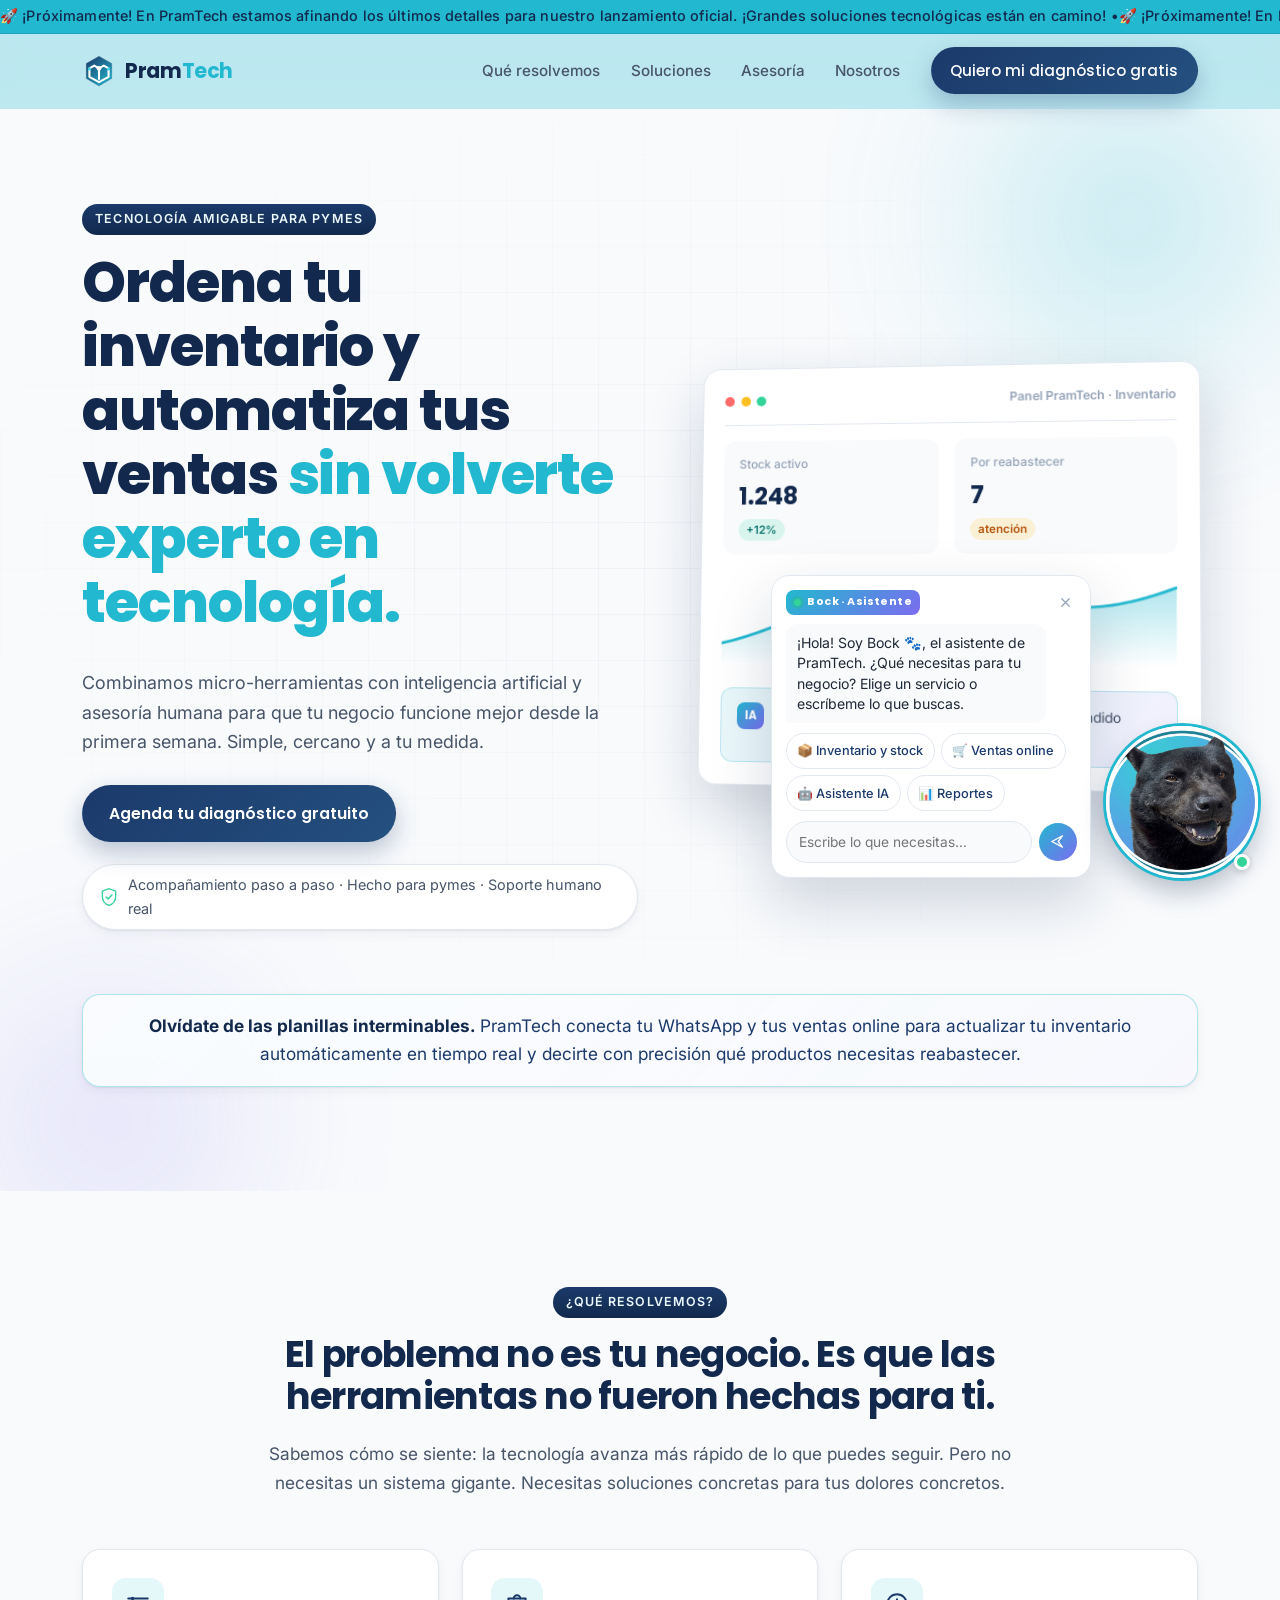
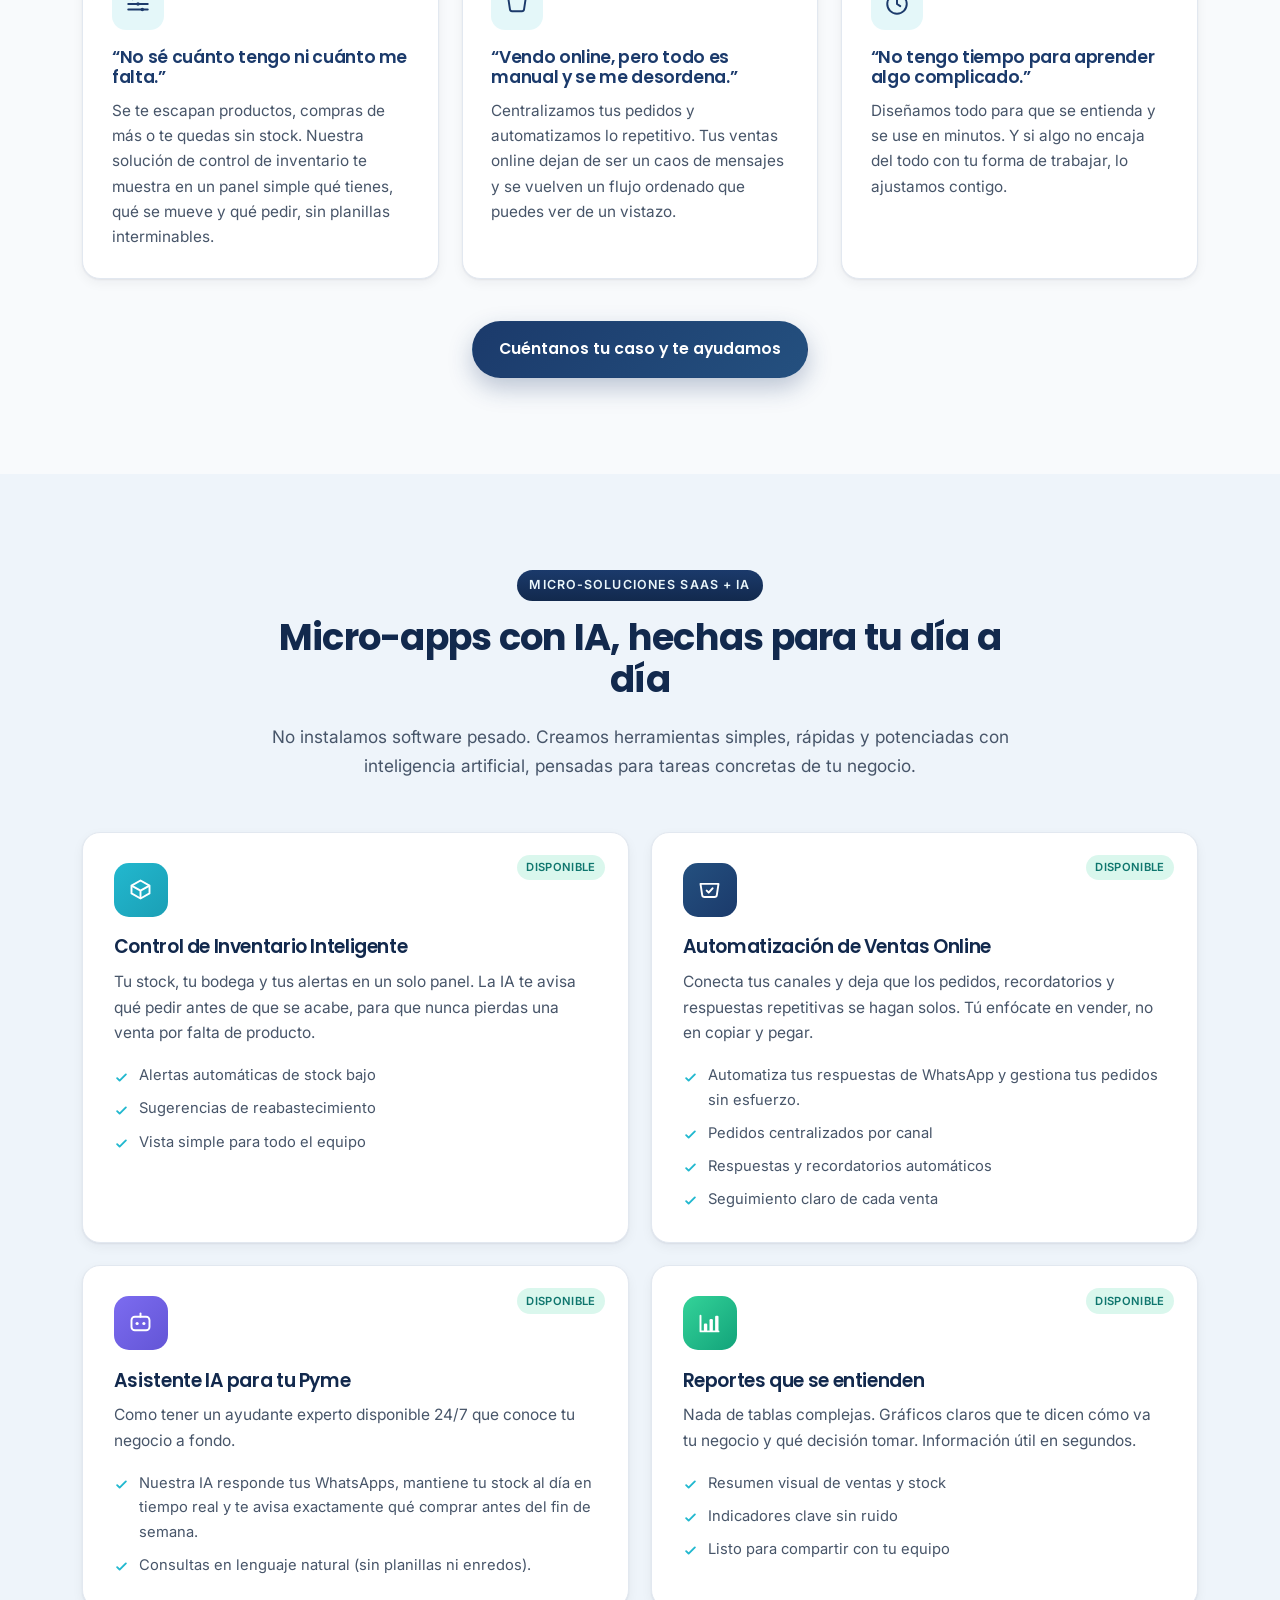
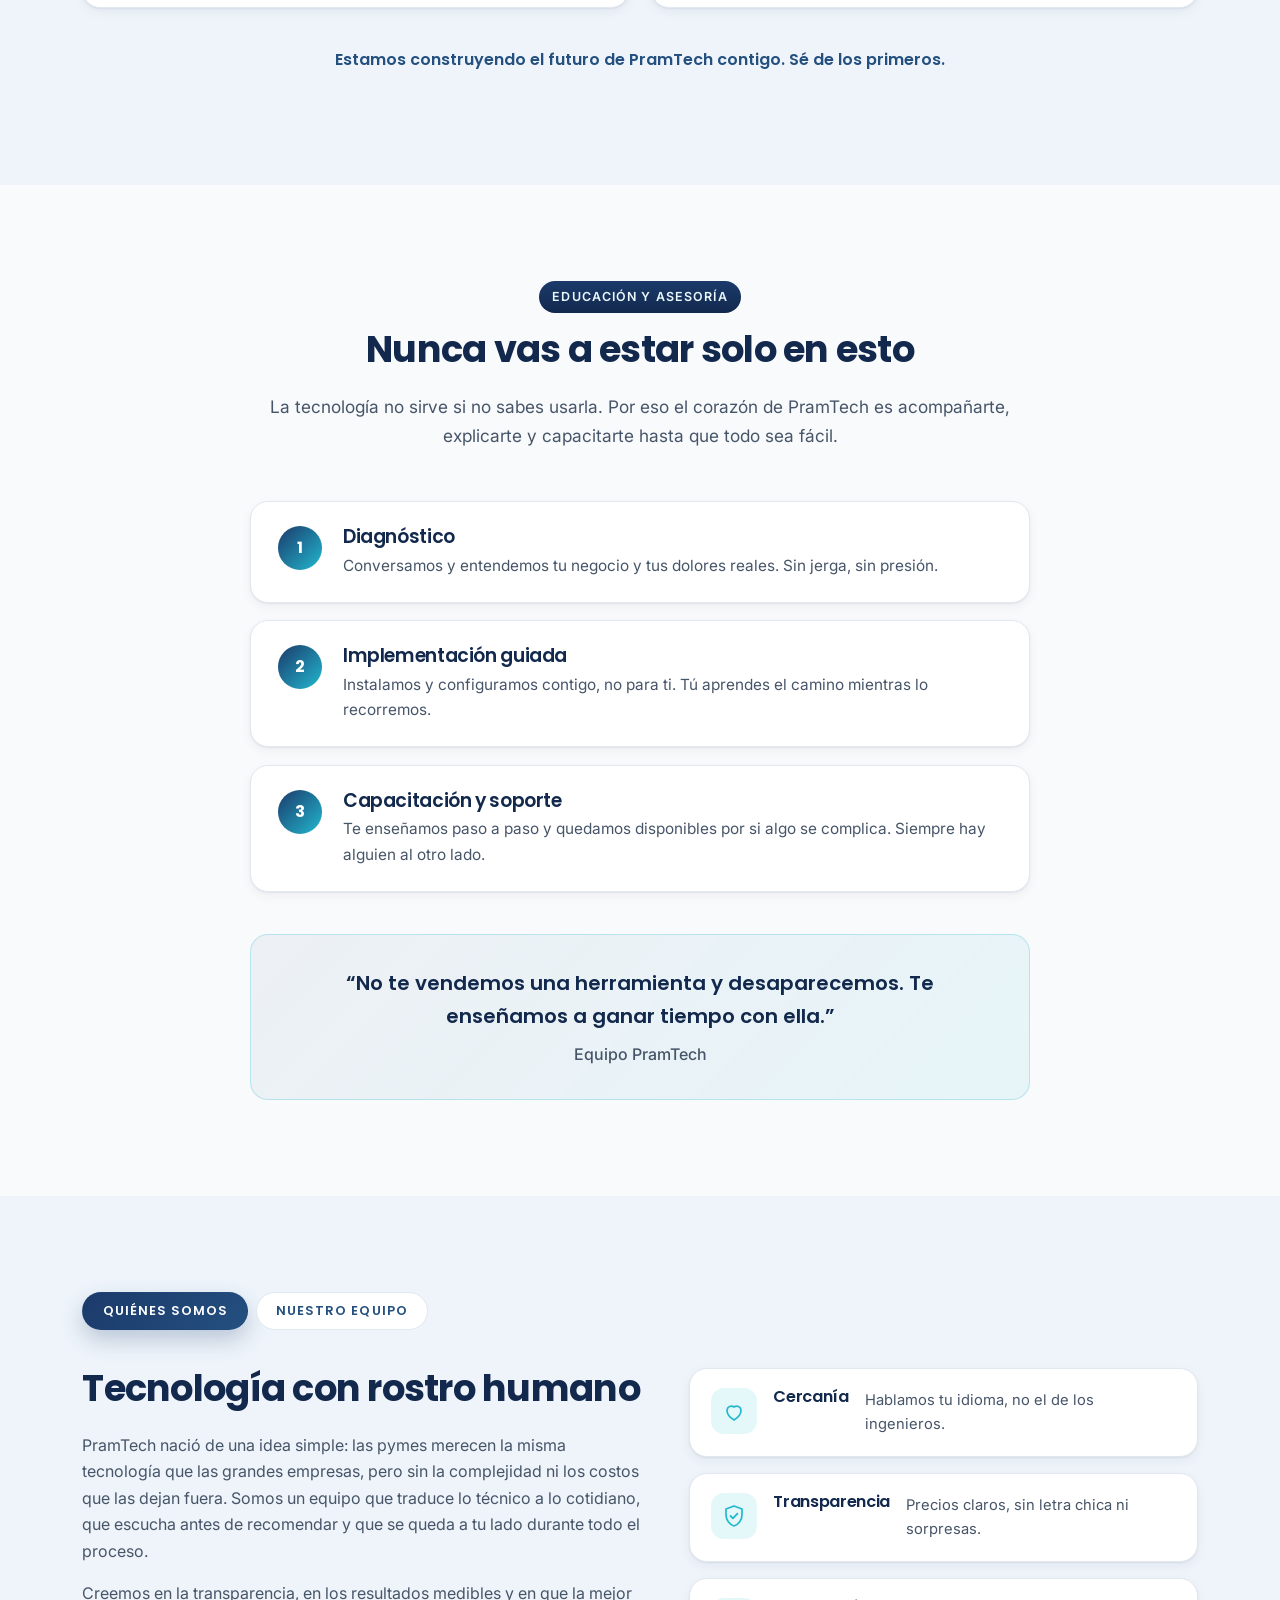
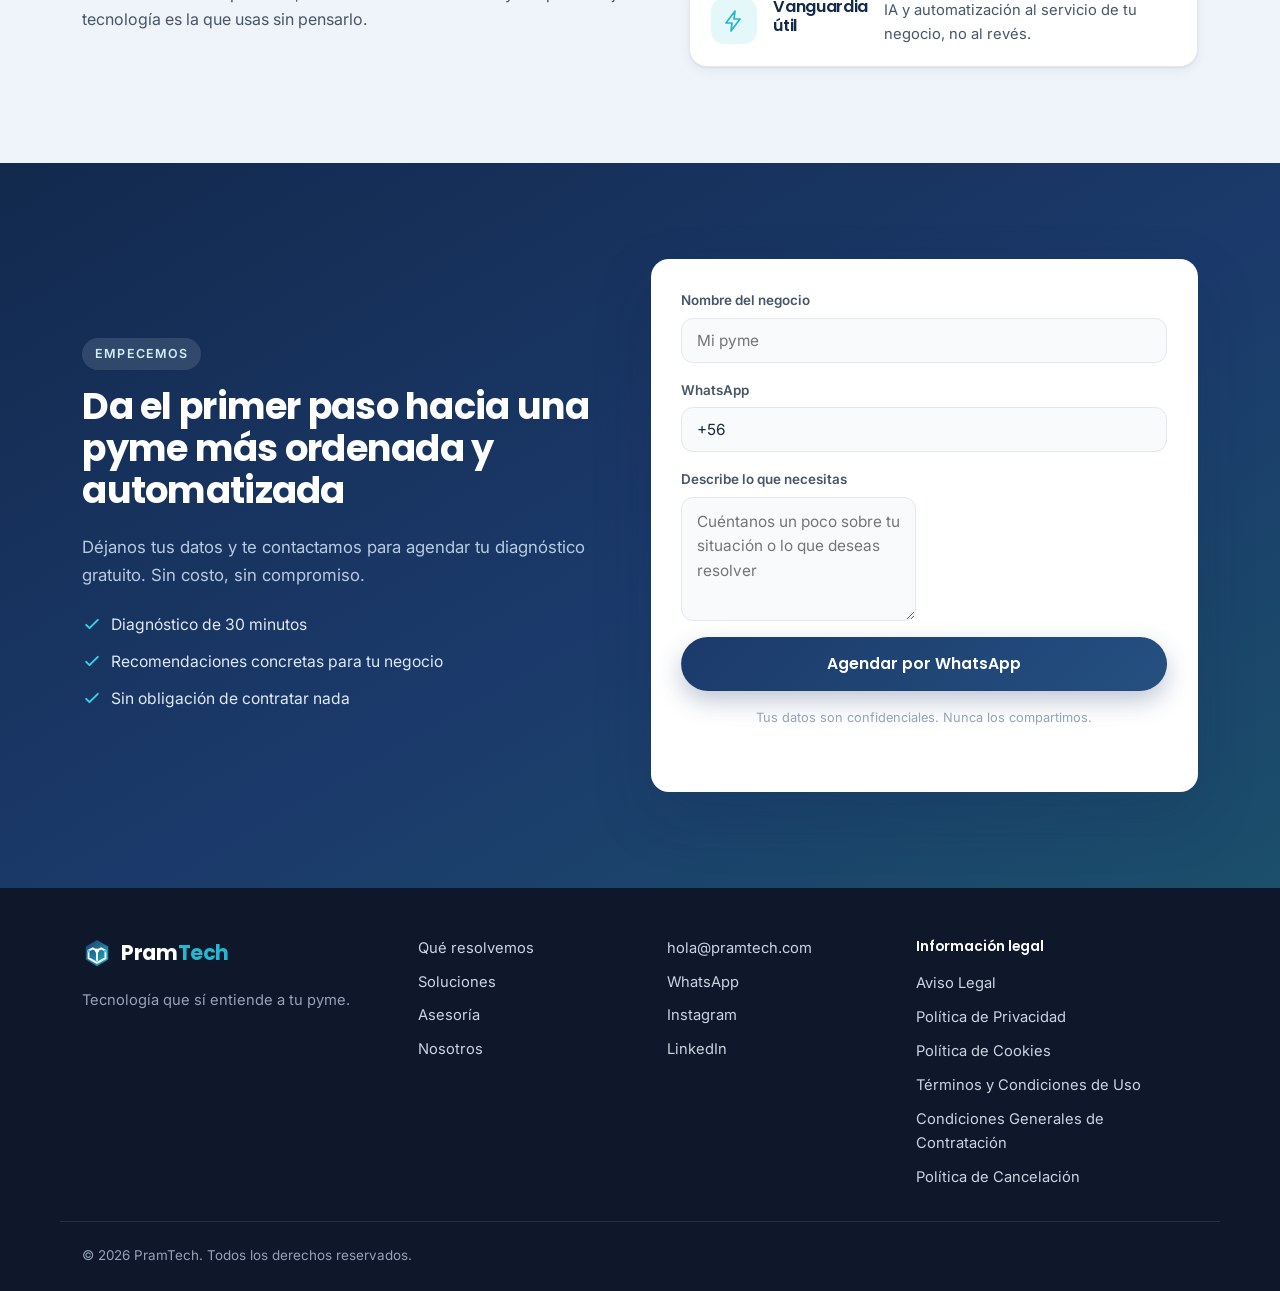
<file: landing/index.html>
<!DOCTYPE html>
<html lang="es">
<head>
  <meta charset="UTF-8" />
  <meta name="viewport" content="width=device-width, initial-scale=1.0, viewport-fit=cover" />
  <title>PramTech | Tecnología amigable para tu pyme</title>
  <meta name="description" content="PramTech ordena tu inventario, automatiza tus ventas online y te acompaña paso a paso con micro-apps e IA. Tecnología simple para pymes, sin miedo y sin sobrecostos." />
  <meta name="theme-color" content="#1B3A6B" />
  <link rel="canonical" href="https://pramtech.com/" />

  <meta property="og:type" content="website" />
  <meta property="og:title" content="PramTech | Tecnología que sí entiende a tu pyme" />
  <meta property="og:description" content="Ordena tu inventario y automatiza tus ventas sin volverte experto en tecnología. Asesoría humana + micro-apps con IA." />
  <meta property="og:url" content="https://pramtech.com/" />
  <meta property="og:image" content="assets/og-image.png" />
  <meta name="twitter:card" content="summary_large_image" />

  <link rel="icon" type="image/svg+xml" href="assets/favicon.svg" />
  <link rel="preconnect" href="https://fonts.googleapis.com" />
  <link rel="preconnect" href="https://fonts.gstatic.com" crossorigin />
  <link href="https://fonts.googleapis.com/css2?family=Poppins:wght@500;600;700;800&family=Inter:wght@400;500;600&display=swap" rel="stylesheet" />

  <link rel="stylesheet" href="styles.css?v=20261021-1" />
</head>
<body>
  <a class="skip-link" href="#inicio">Saltar al contenido</a>

  <div class="site-header" id="siteHeader">
    <div class="announcement-bar" id="announcementBar" role="marquee" aria-label="Próximamente PramTech">
      <div class="announcement-bar__track">
        <span class="announcement-bar__text">🚀 ¡Próximamente! En PramTech estamos afinando los últimos detalles para nuestro lanzamiento oficial. ¡Grandes soluciones tecnológicas están en camino! • </span>
        <span class="announcement-bar__text" aria-hidden="true">🚀 ¡Próximamente! En PramTech estamos afinando los últimos detalles para nuestro lanzamiento oficial. ¡Grandes soluciones tecnológicas están en camino! • </span>
      </div>
    </div>

    <header class="nav" id="nav">
      <div class="container nav__inner">
        <a class="brand" href="#inicio" aria-label="PramTech inicio" onclick="if(window.location.hash === '#inicio' || window.location.hash === ''){ event.preventDefault(); window.scrollTo({top:0, behavior:'auto'}); }">
          <img src="assets/logo.svg" alt="" class="brand__mark" width="34" height="34" />
          <span class="brand__name">Pram<span>Tech</span></span>
        </a>

        <nav class="nav__links" id="navLinks" aria-label="Navegación principal">
          <a href="#resolvemos">Qué resolvemos</a>
          <a href="#soluciones">Soluciones</a>
          <a href="#asesoria">Asesoría</a>
          <a href="#nosotros">Nosotros</a>
          <a class="btn btn--primary btn--sm nav__cta" href="#contacto">Quiero mi diagnóstico gratis</a>
        </nav>

        <button class="nav__toggle" id="navToggle" aria-label="Abrir menú" aria-expanded="false" aria-controls="navLinks">
          <span></span><span></span><span></span>
        </button>
      </div>
    </header>
  </div>

  <main id="inicio">
    <section class="hero">
      <div class="hero__bg" aria-hidden="true">
        <span class="blob blob--1"></span>
        <span class="blob blob--2"></span>
        <span class="grid-lines"></span>
      </div>

      <div class="container hero__inner">
        <div class="hero__copy">
          <span class="eyebrow reveal">Tecnología amigable para pymes</span>
          <h1 class="reveal">Ordena tu inventario y automatiza tus ventas <span class="accent">sin volverte experto en tecnología.</span></h1>
          <p class="hero__sub reveal">Combinamos micro-herramientas con inteligencia artificial y asesoría humana para que tu negocio funcione mejor desde la primera semana. Simple, cercano y a tu medida.</p>

          <div class="hero__actions reveal">
            <a class="btn btn--primary" href="#contacto">Agenda tu diagnóstico gratuito</a>
          </div>

          <p class="hero__trust reveal">
            <svg viewBox="0 0 24 24" aria-hidden="true"><path d="M12 2 4 5v6c0 5 3.4 9.4 8 11 4.6-1.6 8-6 8-11V5l-8-3Z" fill="none" stroke="currentColor" stroke-width="1.6"/><path d="m8.5 12 2.4 2.4 4.6-4.8" fill="none" stroke="currentColor" stroke-width="1.8" stroke-linecap="round" stroke-linejoin="round"/></svg>
            Acompañamiento paso a paso · Hecho para pymes · Soporte humano real
          </p>
        </div>

        <div class="hero__panel reveal" aria-hidden="true">
          <div class="panel">
            <div class="panel__head">
              <span class="dot"></span><span class="dot"></span><span class="dot"></span>
              <span class="panel__title">Panel PramTech · Inventario</span>
            </div>
            <div class="panel__kpis">
              <div class="kpi"><span class="kpi__label">Stock activo</span><strong class="kpi__value">1.248</strong><span class="kpi__tag kpi__tag--up">+12%</span></div>
              <div class="kpi"><span class="kpi__label">Por reabastecer</span><strong class="kpi__value">7</strong><span class="kpi__tag kpi__tag--warn">atención</span></div>
            </div>
            <svg class="panel__chart" viewBox="0 0 300 110" preserveAspectRatio="none" aria-hidden="true">
              <defs>
                <linearGradient id="area" x1="0" y1="0" x2="0" y2="1">
                  <stop offset="0" stop-color="#22B8CF" stop-opacity="0.35"/>
                  <stop offset="1" stop-color="#22B8CF" stop-opacity="0"/>
                </linearGradient>
              </defs>
              <path class="chart-area" d="M0,85 C40,70 55,40 90,52 C125,64 140,25 180,30 C220,35 240,60 300,20 L300,110 L0,110 Z" fill="url(#area)"/>
              <path class="chart-line" d="M0,85 C40,70 55,40 90,52 C125,64 140,25 180,30 C220,35 240,60 300,20" fill="none" stroke="#22B8CF" stroke-width="3" stroke-linecap="round"/>
            </svg>
            <div class="panel__ai">
              <span class="panel__ai-icon">IA</span>
              <p>Te sugerimos pedir <strong>3 cajas</strong> del producto más vendido antes del fin de semana.</p>
            </div>
          </div>
        </div>
      </div>

      <div class="container">
        <p class="hero__highlight reveal"><strong>Olvídate de las planillas interminables.</strong> PramTech conecta tu WhatsApp y tus ventas online para actualizar tu inventario automáticamente en tiempo real y decirte con precisión qué productos necesitas reabastecer.</p>
      </div>
    </section>

    <section class="section" id="resolvemos">
      <div class="container">
        <header class="section__head reveal">
          <span class="eyebrow">¿Qué resolvemos?</span>
          <h2>El problema no es tu negocio. Es que las herramientas no fueron hechas para ti.</h2>
          <p class="section__sub">Sabemos cómo se siente: la tecnología avanza más rápido de lo que puedes seguir. Pero no necesitas un sistema gigante. Necesitas soluciones concretas para tus dolores concretos.</p>
        </header>

        <div class="grid grid--3">
          <article class="pain reveal">
            <div class="pain__icon">
              <svg viewBox="0 0 24 24" aria-hidden="true"><path d="M3 7h18M3 12h18M3 17h18" stroke="currentColor" stroke-width="1.8" stroke-linecap="round"/><circle cx="7" cy="7" r="1.6" fill="currentColor"/><circle cx="12" cy="12" r="1.6" fill="currentColor"/><circle cx="16" cy="17" r="1.6" fill="currentColor"/></svg>
            </div>
            <h3>“No sé cuánto tengo ni cuánto me falta.”</h3>
            <p>Se te escapan productos, compras de más o te quedas sin stock. Nuestra solución de control de inventario te muestra en un panel simple qué tienes, qué se mueve y qué pedir, sin planillas interminables.</p>
          </article>

          <article class="pain reveal">
            <div class="pain__icon">
              <svg viewBox="0 0 24 24" aria-hidden="true"><path d="M4 7h16l-1.5 10a2 2 0 0 1-2 1.7H7.5a2 2 0 0 1-2-1.7L4 7Z" fill="none" stroke="currentColor" stroke-width="1.8" stroke-linejoin="round"/><path d="M9 7a3 3 0 0 1 6 0" fill="none" stroke="currentColor" stroke-width="1.8" stroke-linecap="round"/></svg>
            </div>
            <h3>“Vendo online, pero todo es manual y se me desordena.”</h3>
            <p>Centralizamos tus pedidos y automatizamos lo repetitivo. Tus ventas online dejan de ser un caos de mensajes y se vuelven un flujo ordenado que puedes ver de un vistazo.</p>
          </article>

          <article class="pain reveal">
            <div class="pain__icon">
              <svg viewBox="0 0 24 24" aria-hidden="true"><circle cx="12" cy="12" r="9" fill="none" stroke="currentColor" stroke-width="1.8"/><path d="M12 7.5V12l3 2" fill="none" stroke="currentColor" stroke-width="1.8" stroke-linecap="round" stroke-linejoin="round"/></svg>
            </div>
            <h3>“No tengo tiempo para aprender algo complicado.”</h3>
            <p>Diseñamos todo para que se entienda y se use en minutos. Y si algo no encaja del todo con tu forma de trabajar, lo ajustamos contigo.</p>
          </article>
        </div>

        <div class="section__cta reveal">
          <a class="btn btn--primary" href="#contacto">Cuéntanos tu caso y te ayudamos</a>
        </div>
      </div>
    </section>

    <section class="section section--tinted" id="soluciones">
      <div class="container">
        <header class="section__head reveal">
          <span class="eyebrow">Micro-Soluciones SaaS + IA</span>
          <h2>Micro-apps con IA, hechas para tu día a día</h2>
          <p class="section__sub">No instalamos software pesado. Creamos herramientas simples, rápidas y potenciadas con inteligencia artificial, pensadas para tareas concretas de tu negocio.</p>
        </header>

        <div class="grid grid--2">
          <article class="card reveal" data-demo="inventario" role="button" tabindex="0" aria-haspopup="dialog">
            <span class="card__badge">Disponible</span>
            <div class="card__icon card__icon--cyan">
              <svg viewBox="0 0 24 24" aria-hidden="true"><path d="M4 8.5 12 4l8 4.5v7L12 20l-8-4.5v-7Z" fill="none" stroke="currentColor" stroke-width="1.7" stroke-linejoin="round"/><path d="M4 8.5 12 13l8-4.5M12 13v7" fill="none" stroke="currentColor" stroke-width="1.7" stroke-linejoin="round"/></svg>
            </div>
            <h3>Control de Inventario Inteligente</h3>
            <p>Tu stock, tu bodega y tus alertas en un solo panel. La IA te avisa qué pedir antes de que se acabe, para que nunca pierdas una venta por falta de producto.</p>
            <ul class="card__list">
              <li>Alertas automáticas de stock bajo</li>
              <li>Sugerencias de reabastecimiento</li>
              <li>Vista simple para todo el equipo</li>
            </ul>
          </article>

          <article class="card reveal" data-demo="ventas" role="button" tabindex="0" aria-haspopup="dialog">
            <span class="card__badge">Disponible</span>
            <div class="card__icon card__icon--blue">
              <svg viewBox="0 0 24 24" aria-hidden="true"><path d="M4 7h16l-1.5 10a2 2 0 0 1-2 1.7H7.5a2 2 0 0 1-2-1.7L4 7Z" fill="none" stroke="currentColor" stroke-width="1.7" stroke-linejoin="round"/><path d="m9.5 13 1.8 1.8 3.4-3.8" fill="none" stroke="currentColor" stroke-width="1.8" stroke-linecap="round" stroke-linejoin="round"/></svg>
            </div>
            <h3>Automatización de Ventas Online</h3>
            <p>Conecta tus canales y deja que los pedidos, recordatorios y respuestas repetitivas se hagan solos. Tú enfócate en vender, no en copiar y pegar.</p>
            <ul class="card__list">
              <li>Automatiza tus respuestas de WhatsApp y gestiona tus pedidos sin esfuerzo.</li>
              <li>Pedidos centralizados por canal</li>
              <li>Respuestas y recordatorios automáticos</li>
              <li>Seguimiento claro de cada venta</li>
            </ul>
          </article>

          <article class="card reveal" data-demo="asistente" role="button" tabindex="0" aria-haspopup="dialog">
            <span class="card__badge">Disponible</span>
            <div class="card__icon card__icon--violet">
              <svg viewBox="0 0 24 24" aria-hidden="true"><rect x="4" y="6" width="16" height="12" rx="3" fill="none" stroke="currentColor" stroke-width="1.7"/><circle cx="9" cy="12" r="1.4" fill="currentColor"/><circle cx="15" cy="12" r="1.4" fill="currentColor"/><path d="M12 3v3" stroke="currentColor" stroke-width="1.7" stroke-linecap="round"/></svg>
            </div>
            <h3>Asistente IA para tu Pyme</h3>
            <p>Como tener un ayudante experto disponible 24/7 que conoce tu negocio a fondo.</p>
            <ul class="card__list">
              <li>Nuestra IA responde tus WhatsApps, mantiene tu stock al día en tiempo real y te avisa exactamente qué comprar antes del fin de semana.</li>
              <li>Consultas en lenguaje natural (sin planillas ni enredos).</li>
            </ul>
          </article>

          <article class="card reveal" data-demo="reportes" role="button" tabindex="0" aria-haspopup="dialog">
            <span class="card__badge">Disponible</span>
            <div class="card__icon card__icon--green">
              <svg viewBox="0 0 24 24" aria-hidden="true"><path d="M4 19V5M4 19h16" fill="none" stroke="currentColor" stroke-width="1.7" stroke-linecap="round"/><rect x="7" y="12" width="3" height="7" rx="1" fill="currentColor"/><rect x="12" y="8" width="3" height="11" rx="1" fill="currentColor"/><rect x="17" y="5" width="3" height="14" rx="1" fill="currentColor"/></svg>
            </div>
            <h3>Reportes que se entienden</h3>
            <p>Nada de tablas complejas. Gráficos claros que te dicen cómo va tu negocio y qué decisión tomar. Información útil en segundos.</p>
            <ul class="card__list">
              <li>Resumen visual de ventas y stock</li>
              <li>Indicadores clave sin ruido</li>
              <li>Listo para compartir con tu equipo</li>
            </ul>
          </article>
        </div>

        <p class="section__note reveal">Estamos construyendo el futuro de PramTech contigo. Sé de los primeros.</p>
      </div>
    </section>

    <section class="section" id="asesoria">
      <div class="container">
        <header class="section__head reveal">
          <span class="eyebrow">Educación y Asesoría</span>
          <h2>Nunca vas a estar solo en esto</h2>
          <p class="section__sub">La tecnología no sirve si no sabes usarla. Por eso el corazón de PramTech es acompañarte, explicarte y capacitarte hasta que todo sea fácil.</p>
        </header>

        <ol class="steps">
          <li class="step reveal">
            <span class="step__num">1</span>
            <div>
              <h3>Diagnóstico</h3>
              <p>Conversamos y entendemos tu negocio y tus dolores reales. Sin jerga, sin presión.</p>
            </div>
          </li>
          <li class="step reveal">
            <span class="step__num">2</span>
            <div>
              <h3>Implementación guiada</h3>
              <p>Instalamos y configuramos contigo, no para ti. Tú aprendes el camino mientras lo recorremos.</p>
            </div>
          </li>
          <li class="step reveal">
            <span class="step__num">3</span>
            <div>
              <h3>Capacitación y soporte</h3>
              <p>Te enseñamos paso a paso y quedamos disponibles por si algo se complica. Siempre hay alguien al otro lado.</p>
            </div>
          </li>
        </ol>

        <blockquote class="quote reveal">
          <p>“No te vendemos una herramienta y desaparecemos. Te enseñamos a ganar tiempo con ella.”</p>
          <cite>Equipo PramTech</cite>
        </blockquote>
      </div>
    </section>

    <section class="section section--tinted" id="nosotros">
      <div class="container">
        <div class="tabs" role="tablist" aria-label="Sobre PramTech">
          <button class="tab is-active" id="tabAbout" type="button" role="tab" aria-selected="true" aria-controls="panelAbout" tabindex="0">Quiénes somos</button>
          <button class="tab" id="tabTeam" type="button" role="tab" aria-selected="false" aria-controls="panelTeam" tabindex="-1">Nuestro equipo</button>
        </div>

        <div class="tabpanel" id="panelAbout" role="tabpanel" aria-labelledby="tabAbout" tabindex="0">
        <div class="about">
          <div class="about__copy reveal">
            <h2>Tecnología con rostro humano</h2>
            <p>PramTech nació de una idea simple: las pymes merecen la misma tecnología que las grandes empresas, pero sin la complejidad ni los costos que las dejan fuera. Somos un equipo que traduce lo técnico a lo cotidiano, que escucha antes de recomendar y que se queda a tu lado durante todo el proceso.</p>
            <p>Creemos en la transparencia, en los resultados medibles y en que la mejor tecnología es la que usas sin pensarlo.</p>
          </div>

          <div class="pillars">
            <article class="pillar reveal">
              <div class="pillar__icon">
                <svg viewBox="0 0 24 24" aria-hidden="true"><path d="M12 21s-7-4.4-7-9.6A4.4 4.4 0 0 1 12 8a4.4 4.4 0 0 1 7 3.4C19 16.6 12 21 12 21Z" fill="none" stroke="currentColor" stroke-width="1.7" stroke-linejoin="round"/></svg>
              </div>
              <h3>Cercanía</h3>
              <p>Hablamos tu idioma, no el de los ingenieros.</p>
            </article>
            <article class="pillar reveal">
              <div class="pillar__icon">
                <svg viewBox="0 0 24 24" aria-hidden="true"><path d="M12 2 4 5v6c0 5 3.4 9.4 8 11 4.6-1.6 8-6 8-11V5l-8-3Z" fill="none" stroke="currentColor" stroke-width="1.7" stroke-linejoin="round"/><path d="m8.6 12 2.3 2.3 4.5-4.7" fill="none" stroke="currentColor" stroke-width="1.8" stroke-linecap="round" stroke-linejoin="round"/></svg>
              </div>
              <h3>Transparencia</h3>
              <p>Precios claros, sin letra chica ni sorpresas.</p>
            </article>
            <article class="pillar reveal">
              <div class="pillar__icon">
                <svg viewBox="0 0 24 24" aria-hidden="true"><path d="M13 2 4 14h6l-1 8 9-12h-6l1-8Z" fill="none" stroke="currentColor" stroke-width="1.7" stroke-linejoin="round"/></svg>
              </div>
              <h3>Vanguardia útil</h3>
              <p>IA y automatización al servicio de tu negocio, no al revés.</p>
            </article>
          </div>
        </div>

        <!-- Indicadores ocultos temporalmente
        <div class="stats reveal">
          <div class="stat">
            <strong class="stat__num" data-count="50" data-suffix="+">0</strong>
            <span>pymes acompañadas</span>
          </div>
          <div class="stat">
            <strong class="stat__num" data-count="1200" data-prefix="+" data-suffix=" hrs">0</strong>
            <span>de tiempo ahorrado al mes</span>
          </div>
          <div class="stat">
            <strong class="stat__num" data-count="98" data-suffix="%">0</strong>
            <span>de clientes que siguen con nosotros</span>
          </div>
        </div>
        -->
        </div>

        <div class="tabpanel" id="panelTeam" role="tabpanel" aria-labelledby="tabTeam" tabindex="0" hidden>
        <div class="team" id="equipo">
          <div class="team__head reveal">
            <h3 class="team__title">Las personas detrás de PramTech</h3>
            <p class="team__lead">Un equipo senior, directo y cercano. Sin intermediarios: hablas con quien diseña y resuelve.</p>
          </div>

          <div class="team__grid">
            <article class="member reveal">
              <div class="member__media">
                <span class="member__index">01</span>
                <img src="assets/team/director.jpeg?v=20261021-1" alt="Antonio Viluñir T., Fundador y Director de PramTech" width="900" height="900" loading="lazy" />
              </div>
              <div class="member__body">
                <h4 class="member__name">Antonio Viluñir T.</h4>
                <p class="member__role">Fundador y Director</p>
                <p class="member__bio">Define la visión y acompaña cada proyecto de principio a fin, traduciendo la estrategia del negocio en soluciones concretas.</p>
              </div>
            </article>

            <article class="member reveal">
              <div class="member__media">
                <span class="member__index">02</span>
                <img src="assets/team/franco-armijo.jpeg?v=20261021-1" alt="Franco Armijo M., Gerente de Servicio de PramTech" width="900" height="900" loading="lazy" />
              </div>
              <div class="member__body">
                <h4 class="member__name">Franco Armijo M.</h4>
                <p class="member__role">Gerente de Servicio</p>
                <p class="member__bio">Coordina la implementación y el soporte, asegurando que cada solución funcione en el día a día y que nada quede al azar.</p>
              </div>
            </article>

            <article class="member reveal">
              <div class="member__media">
                <span class="member__index">03</span>
                <img src="assets/team/matias-gonzalez.jpeg?v=20261021-1" alt="Matias Gonzalez V., Especialista de PramTech" width="900" height="900" loading="lazy" />
              </div>
              <div class="member__body">
                <h4 class="member__name">Matias Gonzalez V.</h4>
                <p class="member__role">Especialista</p>
                <p class="member__bio">Diseña las integraciones, automatizaciones e IA que hacen que todo trabaje conectado y sin fricción.</p>
              </div>
            </article>
          </div>
        </div>
        </div>
      </div>
    </section>

    <section class="section section--contact" id="contacto">
      <div class="container contact">
        <div class="contact__copy reveal">
          <span class="eyebrow eyebrow--light">Empecemos</span>
          <h2>Da el primer paso hacia una pyme más ordenada y automatizada</h2>
          <p>Déjanos tus datos y te contactamos para agendar tu diagnóstico gratuito. Sin costo, sin compromiso.</p>
          <ul class="contact__points">
            <li>Diagnóstico de 30 minutos</li>
            <li>Recomendaciones concretas para tu negocio</li>
            <li>Sin obligación de contratar nada</li>
          </ul>
        </div>

        <form class="form reveal" id="leadForm" novalidate>
          <label class="field">
            <span>Nombre del negocio</span>
            <input type="text" name="negocio" autocomplete="organization" required placeholder="Mi pyme" />
          </label>

          <label class="field">
            <span>WhatsApp</span>
            <input type="tel" name="telefono" autocomplete="tel" required value="+56 " placeholder="9 1234 5678" />
          </label>

          <div class="form__row" id="descripcionWrapper">
            <label class="field">
              <span>Describe lo que necesitas</span>
              <textarea name="descripcion" id="descripcion" rows="4" placeholder="Cuéntanos un poco sobre tu situación o lo que deseas resolver"></textarea>
            </label>
          </div>
          <button class="btn btn--primary btn--block" type="submit">Agendar por WhatsApp</button>
          <p class="form__legal">Tus datos son confidenciales. Nunca los compartimos.</p>
          <p class="form__status" id="formStatus" role="status" aria-live="polite"></p>
        </form>
      </div>
    </section>
  </main>

  <footer class="footer">
    <div class="container footer__inner">
      <div class="footer__brand">
        <a class="brand brand--light" href="#inicio">
          <img src="assets/logo.svg" alt="" class="brand__mark" width="30" height="30" />
          <span class="brand__name">Pram<span>Tech</span></span>
        </a>
        <p>Tecnología que sí entiende a tu pyme.</p>
      </div>

      <nav class="footer__nav" aria-label="Enlaces del pie">
        <a href="#resolvemos">Qué resolvemos</a>
        <a href="#soluciones">Soluciones</a>
        <a href="#asesoria">Asesoría</a>
        <a href="#nosotros">Nosotros</a>
      </nav>

      <div class="footer__contact">
        <a href="mailto:hola@pramtech.com">hola@pramtech.com</a>
        <a href="https://wa.me/56961864903" target="_blank" rel="noopener">WhatsApp</a>
        <a href="https://instagram.com" target="_blank" rel="noopener">Instagram</a>
        <a href="https://linkedin.com" target="_blank" rel="noopener">LinkedIn</a>
      </div>

      <nav class="footer__legal" aria-label="Información legal">
        <span class="footer__legal-title">Información legal</span>
        <a href="aviso-legal.html">Aviso Legal</a>
        <a href="politica-de-privacidad.html">Política de Privacidad</a>
        <a href="politica-de-cookies.html">Política de Cookies</a>
        <a href="terminos-y-condiciones-de-uso.html">Términos y Condiciones de Uso</a>
        <a href="condiciones-generales-de-contratacion.html">Condiciones Generales de Contratación</a>
        <a href="politica-de-cancelacion.html">Política de Cancelación</a>
      </nav>
    </div>
    <div class="container footer__bottom">
      <span>© 2026 PramTech. Todos los derechos reservados.</span>
    </div>
  </footer>

  <div class="mascot" id="mascot">
    <div class="mascot__panel" id="mascotPanel" role="dialog" aria-label="Asistente de PramTech">
      <div class="mascot__panel-top">
        <span class="mascot__tag">
          <span class="mascot__tag-dot" aria-hidden="true"></span>
          Bock · Asistente
        </span>
        <button type="button" class="mascot__close" id="mascotClose" aria-label="Cerrar asistente">
          <svg viewBox="0 0 24 24" aria-hidden="true"><path d="M6 6l12 12M18 6 6 18" fill="none" stroke="currentColor" stroke-width="2" stroke-linecap="round"/></svg>
        </button>
      </div>
      <div class="mascot__log" id="mascotLog" role="log" aria-live="polite" aria-atomic="false"></div>
      <div class="mascot__chips" id="mascotChips"></div>
      <form class="mascot__form" id="mascotForm" autocomplete="off">
        <input class="mascot__input" id="mascotInput" type="text" placeholder="Escribe lo que necesitas…" aria-label="Escribe lo que necesitas" />
        <button type="submit" class="mascot__send" id="mascotSend" aria-label="Enviar">
          <svg viewBox="0 0 24 24" aria-hidden="true"><path d="M4 12l15-8-6 8 6 8-15-8Z" fill="none" stroke="currentColor" stroke-width="1.8" stroke-linejoin="round"/></svg>
        </button>
      </form>
    </div>

    <button type="button" class="mascot__figure" id="mascotFigure" aria-label="Abrir asistente de PramTech">
      <span class="mascot__pulse" aria-hidden="true"></span>
      <img class="mascot__img" id="mascotImg" src="assets/mascot/bock.jpg?v=20261021-1" alt="Bock, el perro asistente de PramTech" width="200" height="200" />
    </button>
  </div>

  <div class="modal" id="demoModal" aria-hidden="true">
    <div class="modal__overlay" data-close></div>
    <div class="modal__dialog" role="dialog" aria-modal="true" aria-labelledby="demoModalTitle">
      <button type="button" class="modal__close" data-close aria-label="Cerrar demo">
        <svg viewBox="0 0 24 24" aria-hidden="true"><path d="M6 6l12 12M18 6 6 18" fill="none" stroke="currentColor" stroke-width="2" stroke-linecap="round"/></svg>
      </button>
      <div class="modal__body" id="demoModalBody"></div>
    </div>
  </div>

  <script src="script.js?v=20261021-1"></script>
  <script src="form-handle.js?v=20261021-1"></script>
  <script src="tabs.js?v=20261021-1"></script>
</body>
</html>
</file>
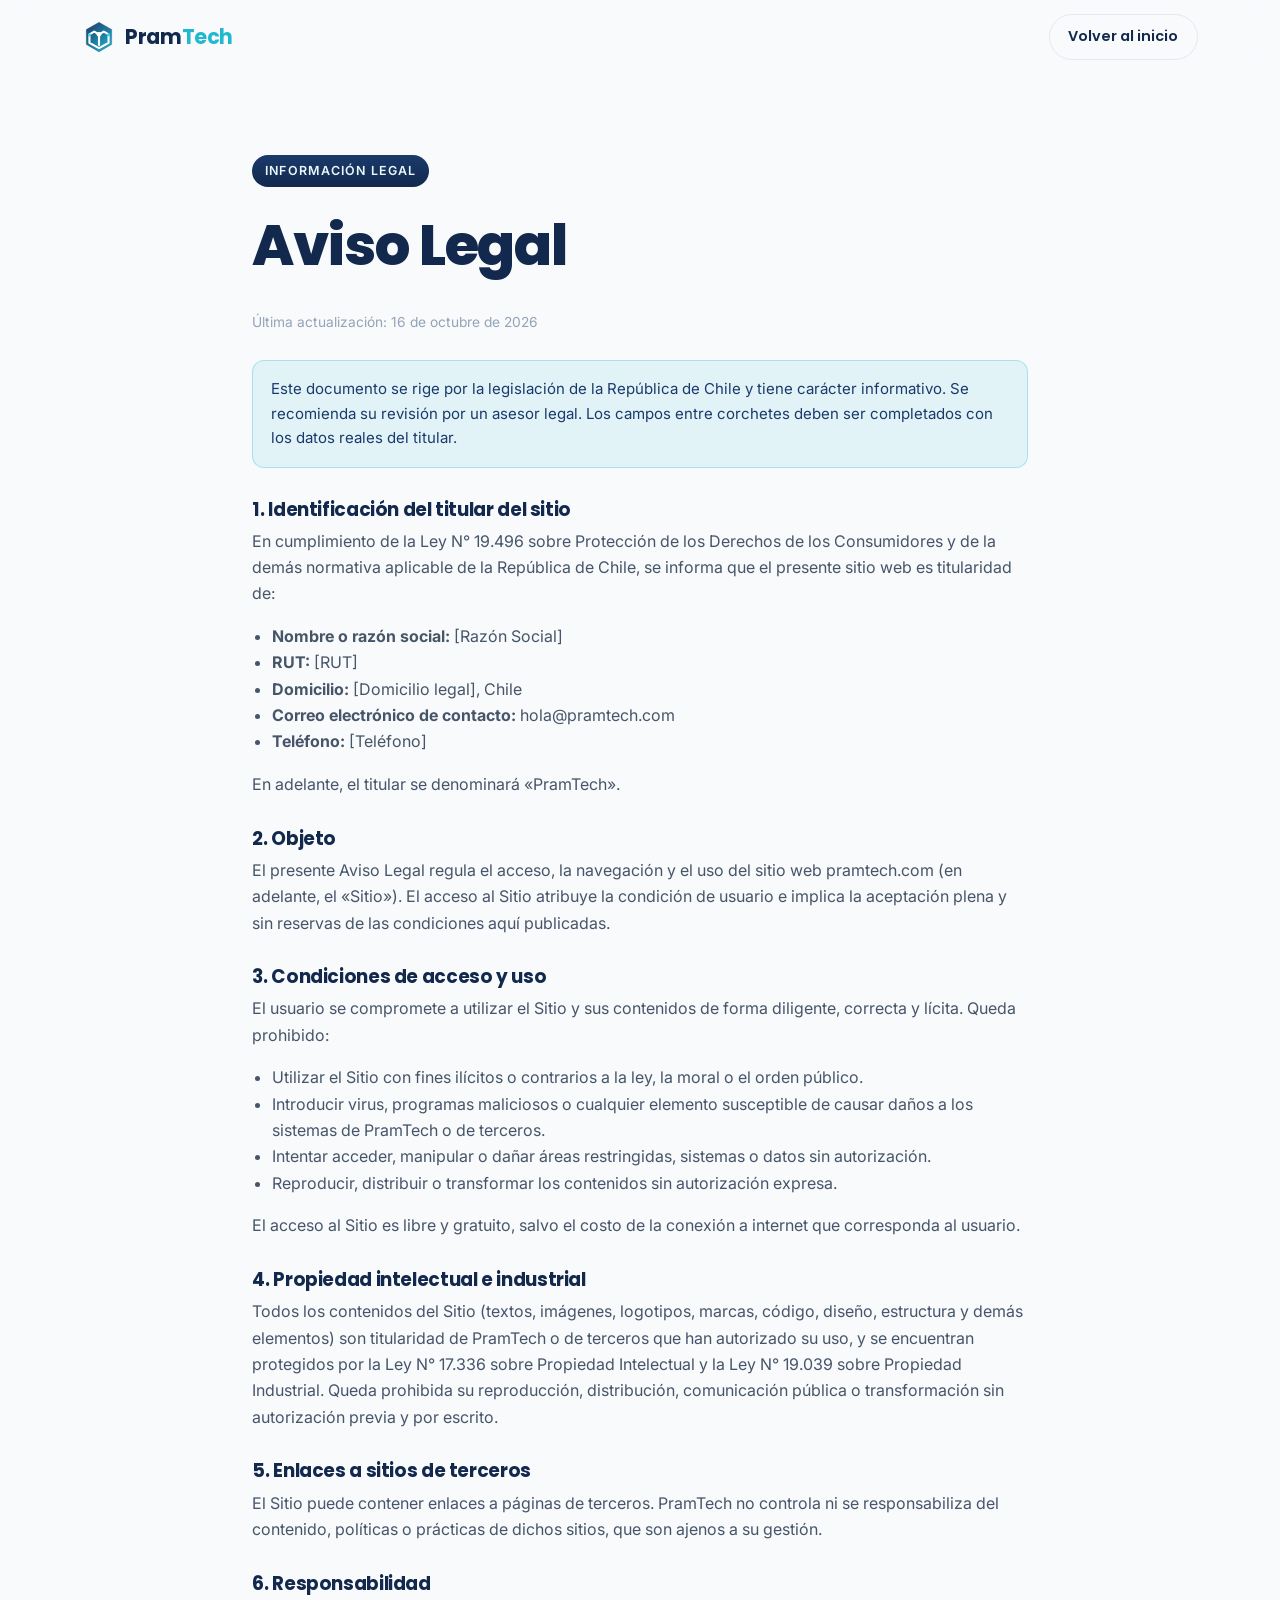
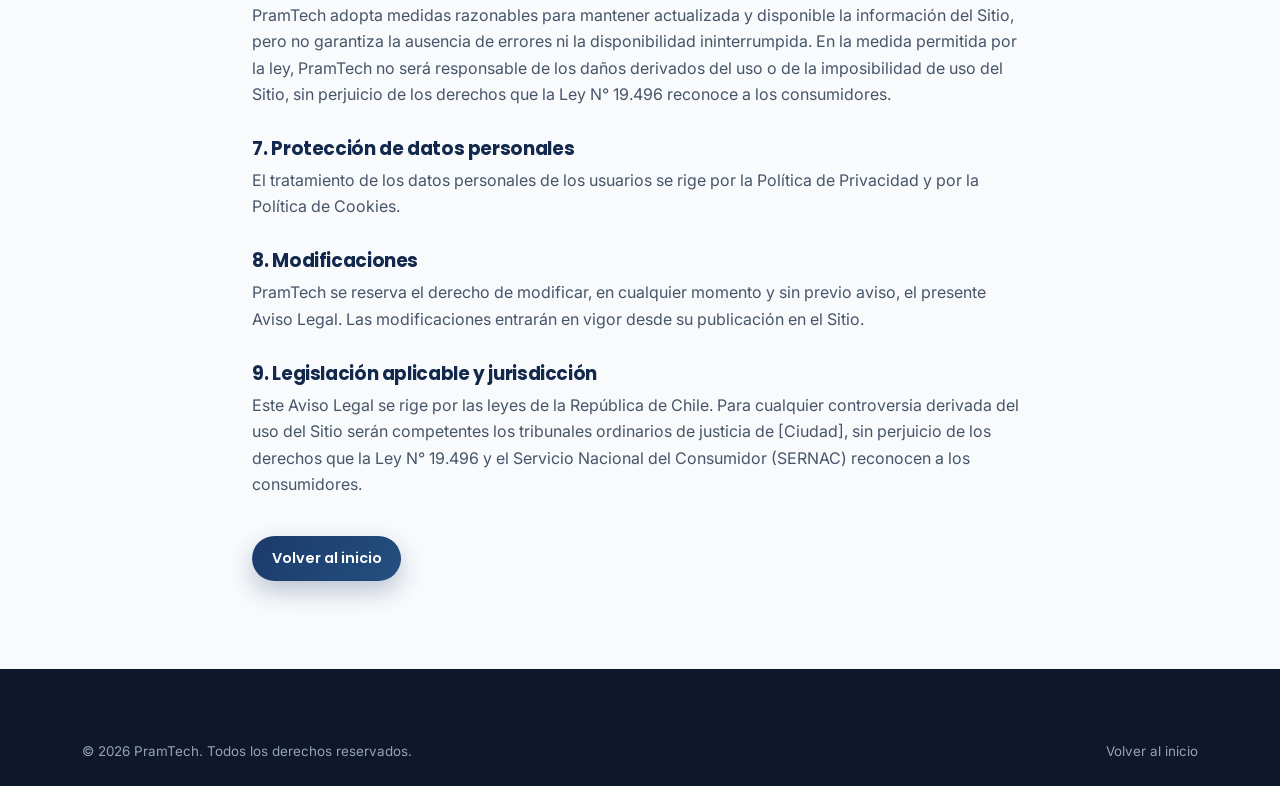
<file: landing/aviso-legal.html>
<!DOCTYPE html>
<html lang="es">
<head>
  <meta charset="UTF-8" />
  <meta name="viewport" content="width=device-width, initial-scale=1.0" />
  <title>Aviso Legal | PramTech</title>
  <meta name="description" content="Aviso Legal de PramTech." />
  <meta name="robots" content="noindex" />
  <meta name="theme-color" content="#1B3A6B" />
  <link rel="canonical" href="https://pramtech.com/aviso-legal.html" />
  <link rel="icon" type="image/svg+xml" href="assets/favicon.svg" />
  <link rel="preconnect" href="https://fonts.googleapis.com" />
  <link rel="preconnect" href="https://fonts.gstatic.com" crossorigin />
  <link href="https://fonts.googleapis.com/css2?family=Poppins:wght@500;600;700;800&family=Inter:wght@400;500;600&display=swap" rel="stylesheet" />
  <link rel="stylesheet" href="styles.css?v=20261021-1" />
</head>
<body>
  <a class="skip-link" href="#contenido">Saltar al contenido</a>

  <header class="nav">
    <div class="container nav__inner">
      <a class="brand" href="index.html" aria-label="PramTech inicio">
        <img src="assets/logo.svg" alt="" class="brand__mark" width="34" height="34" />
        <span class="brand__name">Pram<span>Tech</span></span>
      </a>
      <a class="btn btn--ghost btn--sm" href="index.html">Volver al inicio</a>
    </div>
  </header>

  <main id="contenido" class="legal">
    <div class="container legal__inner">
      <span class="eyebrow">Información legal</span>
      <h1>Aviso Legal</h1>
      <p class="legal__meta">Última actualización: 16 de octubre de 2026</p>

      <div class="legal__note">
        <p>Este documento se rige por la legislación de la República de Chile y tiene carácter informativo. Se recomienda su revisión por un asesor legal. Los campos entre corchetes deben ser completados con los datos reales del titular.</p>
      </div>

      <div class="legal__body">
        <h2>1. Identificación del titular del sitio</h2>
        <p>En cumplimiento de la Ley N° 19.496 sobre Protección de los Derechos de los Consumidores y de la demás normativa aplicable de la República de Chile, se informa que el presente sitio web es titularidad de:</p>
        <ul>
          <li><strong>Nombre o razón social:</strong> [Razón Social]</li>
          <li><strong>RUT:</strong> [RUT]</li>
          <li><strong>Domicilio:</strong> [Domicilio legal], Chile</li>
          <li><strong>Correo electrónico de contacto:</strong> hola@pramtech.com</li>
          <li><strong>Teléfono:</strong> [Teléfono]</li>
        </ul>
        <p>En adelante, el titular se denominará «PramTech».</p>

        <h2>2. Objeto</h2>
        <p>El presente Aviso Legal regula el acceso, la navegación y el uso del sitio web <a href="index.html">pramtech.com</a> (en adelante, el «Sitio»). El acceso al Sitio atribuye la condición de usuario e implica la aceptación plena y sin reservas de las condiciones aquí publicadas.</p>

        <h2>3. Condiciones de acceso y uso</h2>
        <p>El usuario se compromete a utilizar el Sitio y sus contenidos de forma diligente, correcta y lícita. Queda prohibido:</p>
        <ul>
          <li>Utilizar el Sitio con fines ilícitos o contrarios a la ley, la moral o el orden público.</li>
          <li>Introducir virus, programas maliciosos o cualquier elemento susceptible de causar daños a los sistemas de PramTech o de terceros.</li>
          <li>Intentar acceder, manipular o dañar áreas restringidas, sistemas o datos sin autorización.</li>
          <li>Reproducir, distribuir o transformar los contenidos sin autorización expresa.</li>
        </ul>
        <p>El acceso al Sitio es libre y gratuito, salvo el costo de la conexión a internet que corresponda al usuario.</p>

        <h2>4. Propiedad intelectual e industrial</h2>
        <p>Todos los contenidos del Sitio (textos, imágenes, logotipos, marcas, código, diseño, estructura y demás elementos) son titularidad de PramTech o de terceros que han autorizado su uso, y se encuentran protegidos por la Ley N° 17.336 sobre Propiedad Intelectual y la Ley N° 19.039 sobre Propiedad Industrial. Queda prohibida su reproducción, distribución, comunicación pública o transformación sin autorización previa y por escrito.</p>

        <h2>5. Enlaces a sitios de terceros</h2>
        <p>El Sitio puede contener enlaces a páginas de terceros. PramTech no controla ni se responsabiliza del contenido, políticas o prácticas de dichos sitios, que son ajenos a su gestión.</p>

        <h2>6. Responsabilidad</h2>
        <p>PramTech adopta medidas razonables para mantener actualizada y disponible la información del Sitio, pero no garantiza la ausencia de errores ni la disponibilidad ininterrumpida. En la medida permitida por la ley, PramTech no será responsable de los daños derivados del uso o de la imposibilidad de uso del Sitio, sin perjuicio de los derechos que la Ley N° 19.496 reconoce a los consumidores.</p>

        <h2>7. Protección de datos personales</h2>
        <p>El tratamiento de los datos personales de los usuarios se rige por la <a href="politica-de-privacidad.html">Política de Privacidad</a> y por la <a href="politica-de-cookies.html">Política de Cookies</a>.</p>

        <h2>8. Modificaciones</h2>
        <p>PramTech se reserva el derecho de modificar, en cualquier momento y sin previo aviso, el presente Aviso Legal. Las modificaciones entrarán en vigor desde su publicación en el Sitio.</p>

        <h2>9. Legislación aplicable y jurisdicción</h2>
        <p>Este Aviso Legal se rige por las leyes de la República de Chile. Para cualquier controversia derivada del uso del Sitio serán competentes los tribunales ordinarios de justicia de [Ciudad], sin perjuicio de los derechos que la Ley N° 19.496 y el Servicio Nacional del Consumidor (SERNAC) reconocen a los consumidores.</p>
      </div>

      <p class="legal__back"><a class="btn btn--primary btn--sm" href="index.html">Volver al inicio</a></p>
    </div>
  </main>

  <footer class="footer">
    <div class="container footer__bottom">
      <span>© 2026 PramTech. Todos los derechos reservados.</span>
      <span><a href="index.html">Volver al inicio</a></span>
    </div>
  </footer>
</body>
</html>
</file>
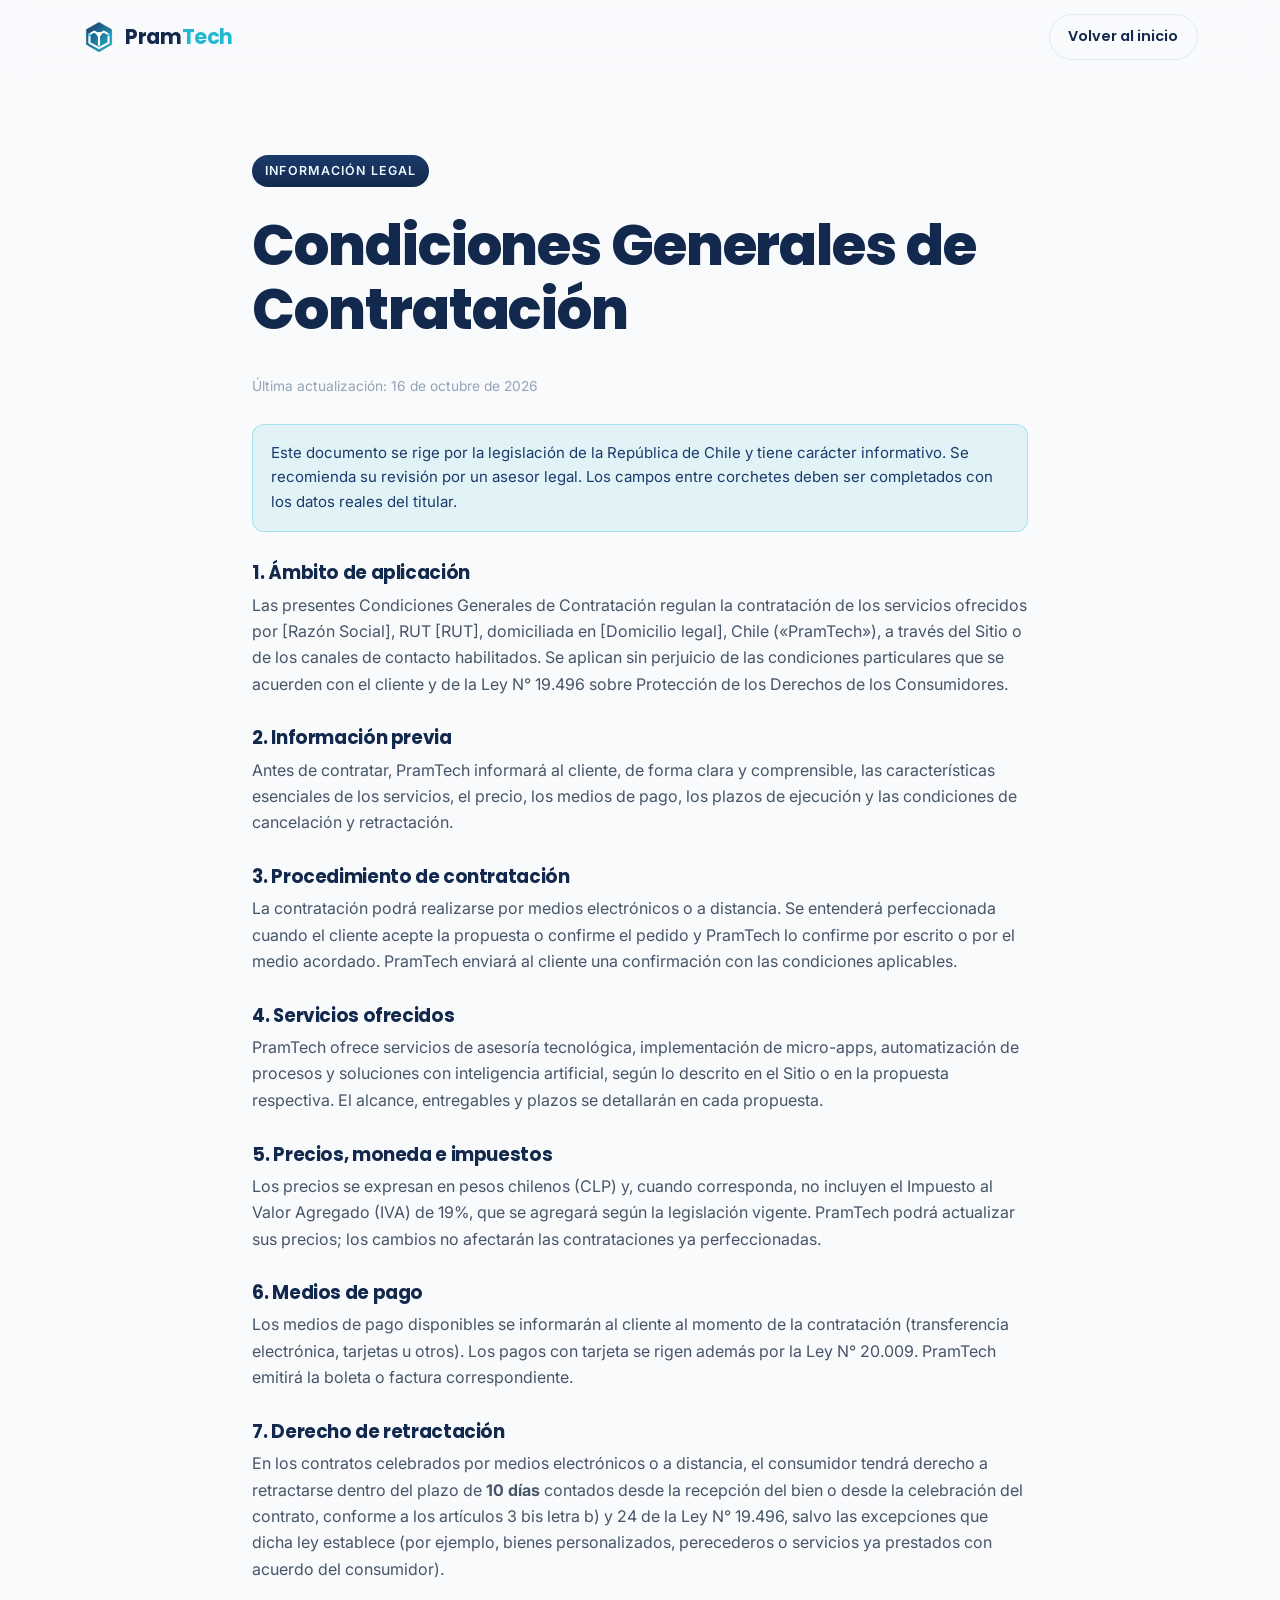
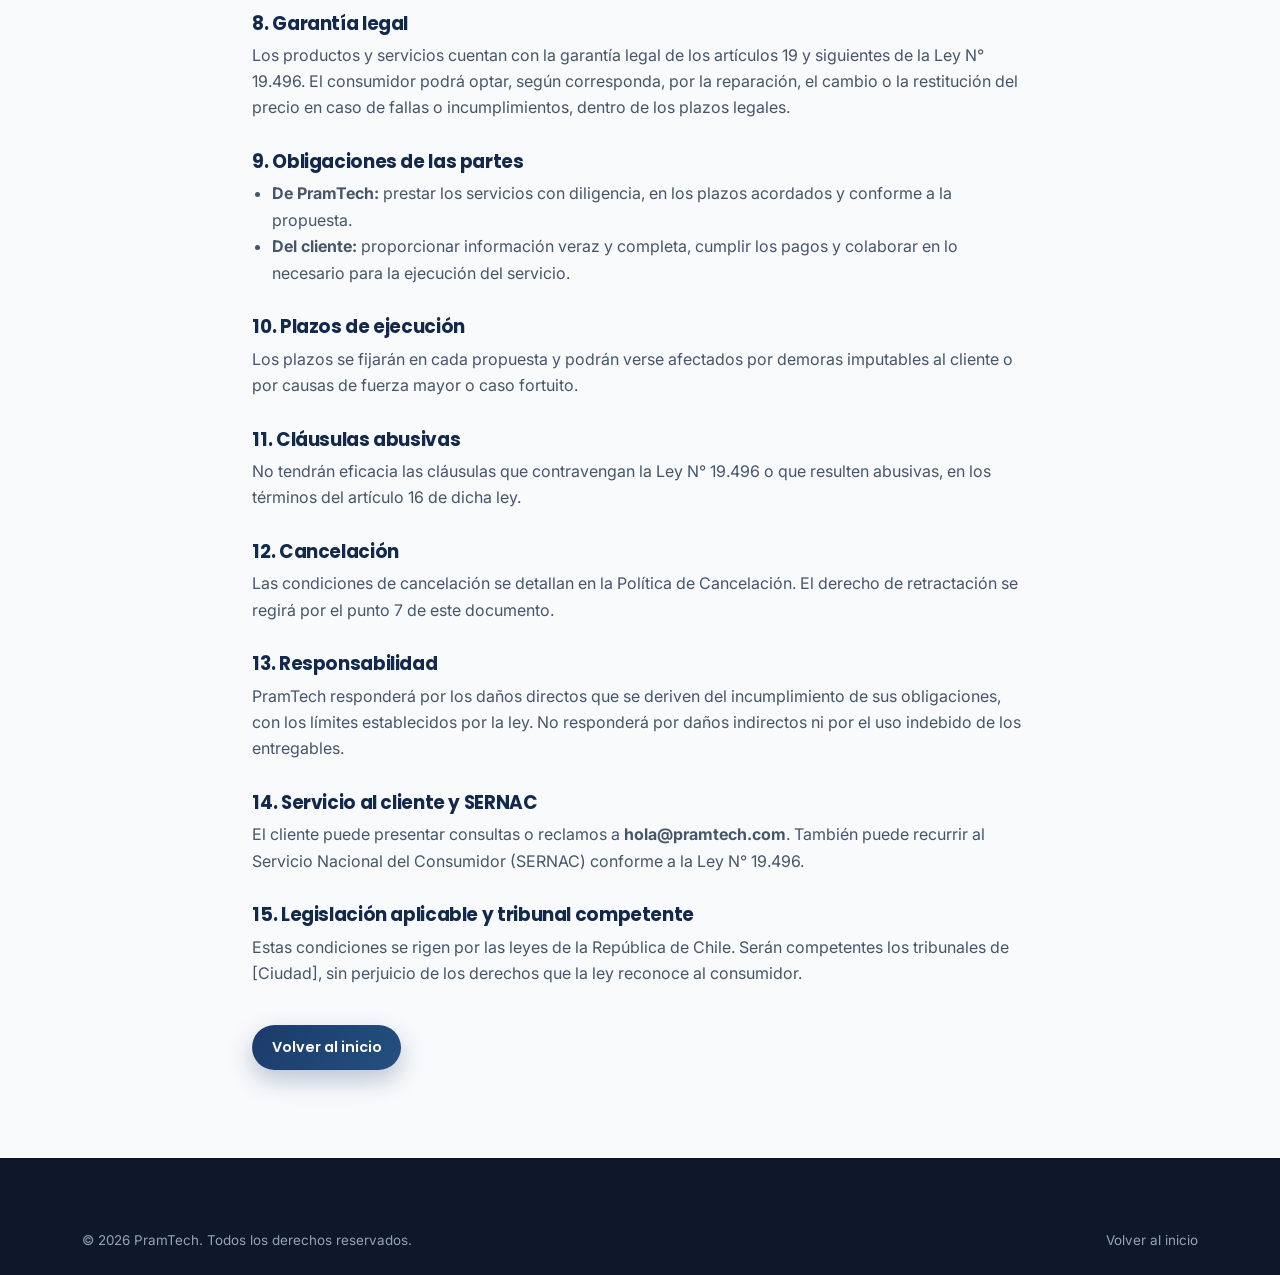
<file: landing/condiciones-generales-de-contratacion.html>
<!DOCTYPE html>
<html lang="es">
<head>
  <meta charset="UTF-8" />
  <meta name="viewport" content="width=device-width, initial-scale=1.0" />
  <title>Condiciones Generales de Contratación | PramTech</title>
  <meta name="description" content="Condiciones Generales de Contratación de PramTech." />
  <meta name="robots" content="noindex" />
  <meta name="theme-color" content="#1B3A6B" />
  <link rel="canonical" href="https://pramtech.com/condiciones-generales-de-contratacion.html" />
  <link rel="icon" type="image/svg+xml" href="assets/favicon.svg" />
  <link rel="preconnect" href="https://fonts.googleapis.com" />
  <link rel="preconnect" href="https://fonts.gstatic.com" crossorigin />
  <link href="https://fonts.googleapis.com/css2?family=Poppins:wght@500;600;700;800&family=Inter:wght@400;500;600&display=swap" rel="stylesheet" />
  <link rel="stylesheet" href="styles.css?v=20261021-1" />
</head>
<body>
  <a class="skip-link" href="#contenido">Saltar al contenido</a>

  <header class="nav">
    <div class="container nav__inner">
      <a class="brand" href="index.html" aria-label="PramTech inicio">
        <img src="assets/logo.svg" alt="" class="brand__mark" width="34" height="34" />
        <span class="brand__name">Pram<span>Tech</span></span>
      </a>
      <a class="btn btn--ghost btn--sm" href="index.html">Volver al inicio</a>
    </div>
  </header>

  <main id="contenido" class="legal">
    <div class="container legal__inner">
      <span class="eyebrow">Información legal</span>
      <h1>Condiciones Generales de Contratación</h1>
      <p class="legal__meta">Última actualización: 16 de octubre de 2026</p>

      <div class="legal__note">
        <p>Este documento se rige por la legislación de la República de Chile y tiene carácter informativo. Se recomienda su revisión por un asesor legal. Los campos entre corchetes deben ser completados con los datos reales del titular.</p>
      </div>

      <div class="legal__body">
        <h2>1. Ámbito de aplicación</h2>
        <p>Las presentes Condiciones Generales de Contratación regulan la contratación de los servicios ofrecidos por [Razón Social], RUT [RUT], domiciliada en [Domicilio legal], Chile («PramTech»), a través del Sitio o de los canales de contacto habilitados. Se aplican sin perjuicio de las condiciones particulares que se acuerden con el cliente y de la Ley N° 19.496 sobre Protección de los Derechos de los Consumidores.</p>

        <h2>2. Información previa</h2>
        <p>Antes de contratar, PramTech informará al cliente, de forma clara y comprensible, las características esenciales de los servicios, el precio, los medios de pago, los plazos de ejecución y las condiciones de cancelación y retractación.</p>

        <h2>3. Procedimiento de contratación</h2>
        <p>La contratación podrá realizarse por medios electrónicos o a distancia. Se entenderá perfeccionada cuando el cliente acepte la propuesta o confirme el pedido y PramTech lo confirme por escrito o por el medio acordado. PramTech enviará al cliente una confirmación con las condiciones aplicables.</p>

        <h2>4. Servicios ofrecidos</h2>
        <p>PramTech ofrece servicios de asesoría tecnológica, implementación de micro-apps, automatización de procesos y soluciones con inteligencia artificial, según lo descrito en el Sitio o en la propuesta respectiva. El alcance, entregables y plazos se detallarán en cada propuesta.</p>

        <h2>5. Precios, moneda e impuestos</h2>
        <p>Los precios se expresan en pesos chilenos (CLP) y, cuando corresponda, no incluyen el Impuesto al Valor Agregado (IVA) de 19%, que se agregará según la legislación vigente. PramTech podrá actualizar sus precios; los cambios no afectarán las contrataciones ya perfeccionadas.</p>

        <h2>6. Medios de pago</h2>
        <p>Los medios de pago disponibles se informarán al cliente al momento de la contratación (transferencia electrónica, tarjetas u otros). Los pagos con tarjeta se rigen además por la Ley N° 20.009. PramTech emitirá la boleta o factura correspondiente.</p>

        <h2>7. Derecho de retractación</h2>
        <p>En los contratos celebrados por medios electrónicos o a distancia, el consumidor tendrá derecho a retractarse dentro del plazo de <strong>10 días</strong> contados desde la recepción del bien o desde la celebración del contrato, conforme a los artículos 3 bis letra b) y 24 de la Ley N° 19.496, salvo las excepciones que dicha ley establece (por ejemplo, bienes personalizados, perecederos o servicios ya prestados con acuerdo del consumidor).</p>

        <h2>8. Garantía legal</h2>
        <p>Los productos y servicios cuentan con la garantía legal de los artículos 19 y siguientes de la Ley N° 19.496. El consumidor podrá optar, según corresponda, por la reparación, el cambio o la restitución del precio en caso de fallas o incumplimientos, dentro de los plazos legales.</p>

        <h2>9. Obligaciones de las partes</h2>
        <ul>
          <li><strong>De PramTech:</strong> prestar los servicios con diligencia, en los plazos acordados y conforme a la propuesta.</li>
          <li><strong>Del cliente:</strong> proporcionar información veraz y completa, cumplir los pagos y colaborar en lo necesario para la ejecución del servicio.</li>
        </ul>

        <h2>10. Plazos de ejecución</h2>
        <p>Los plazos se fijarán en cada propuesta y podrán verse afectados por demoras imputables al cliente o por causas de fuerza mayor o caso fortuito.</p>

        <h2>11. Cláusulas abusivas</h2>
        <p>No tendrán eficacia las cláusulas que contravengan la Ley N° 19.496 o que resulten abusivas, en los términos del artículo 16 de dicha ley.</p>

        <h2>12. Cancelación</h2>
        <p>Las condiciones de cancelación se detallan en la <a href="politica-de-cancelacion.html">Política de Cancelación</a>. El derecho de retractación se regirá por el punto 7 de este documento.</p>

        <h2>13. Responsabilidad</h2>
        <p>PramTech responderá por los daños directos que se deriven del incumplimiento de sus obligaciones, con los límites establecidos por la ley. No responderá por daños indirectos ni por el uso indebido de los entregables.</p>

        <h2>14. Servicio al cliente y SERNAC</h2>
        <p>El cliente puede presentar consultas o reclamos a <strong>hola@pramtech.com</strong>. También puede recurrir al Servicio Nacional del Consumidor (SERNAC) conforme a la Ley N° 19.496.</p>

        <h2>15. Legislación aplicable y tribunal competente</h2>
        <p>Estas condiciones se rigen por las leyes de la República de Chile. Serán competentes los tribunales de [Ciudad], sin perjuicio de los derechos que la ley reconoce al consumidor.</p>
      </div>

      <p class="legal__back"><a class="btn btn--primary btn--sm" href="index.html">Volver al inicio</a></p>
    </div>
  </main>

  <footer class="footer">
    <div class="container footer__bottom">
      <span>© 2026 PramTech. Todos los derechos reservados.</span>
      <span><a href="index.html">Volver al inicio</a></span>
    </div>
  </footer>
</body>
</html>
</file>
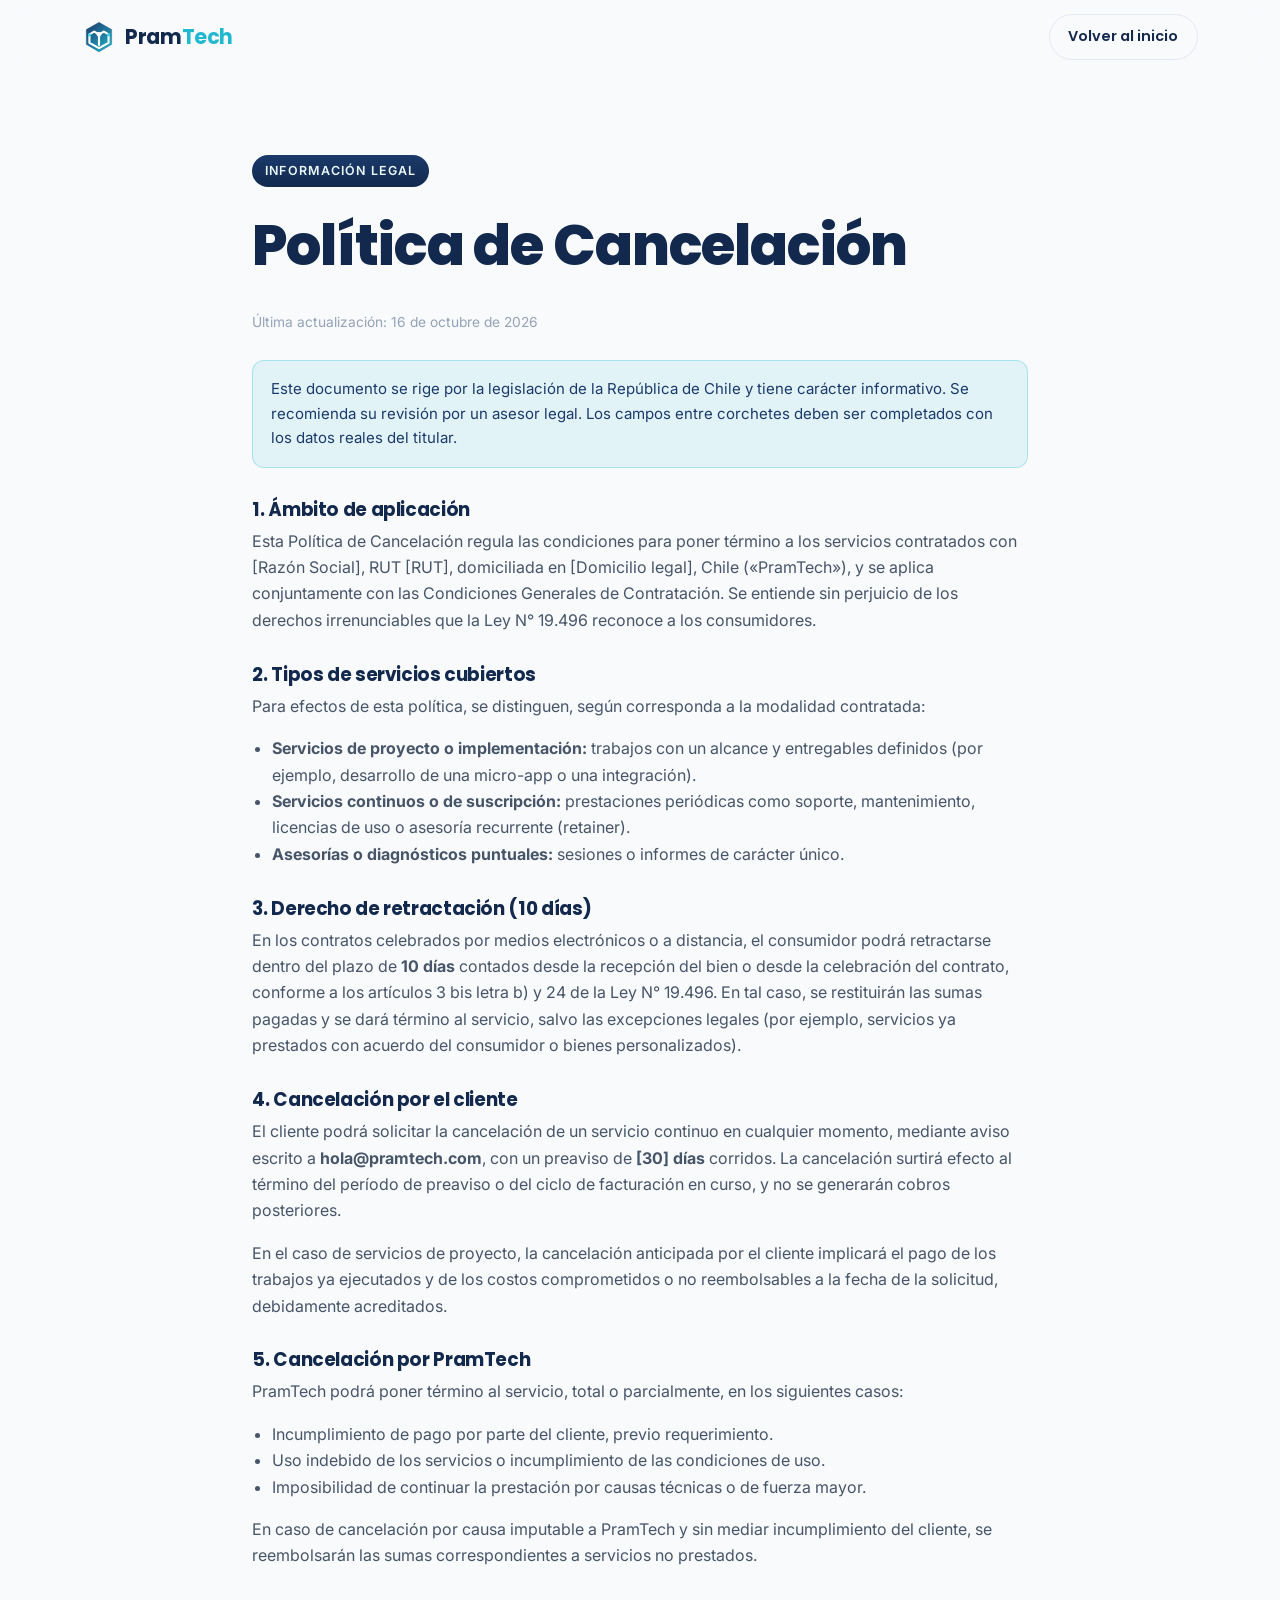
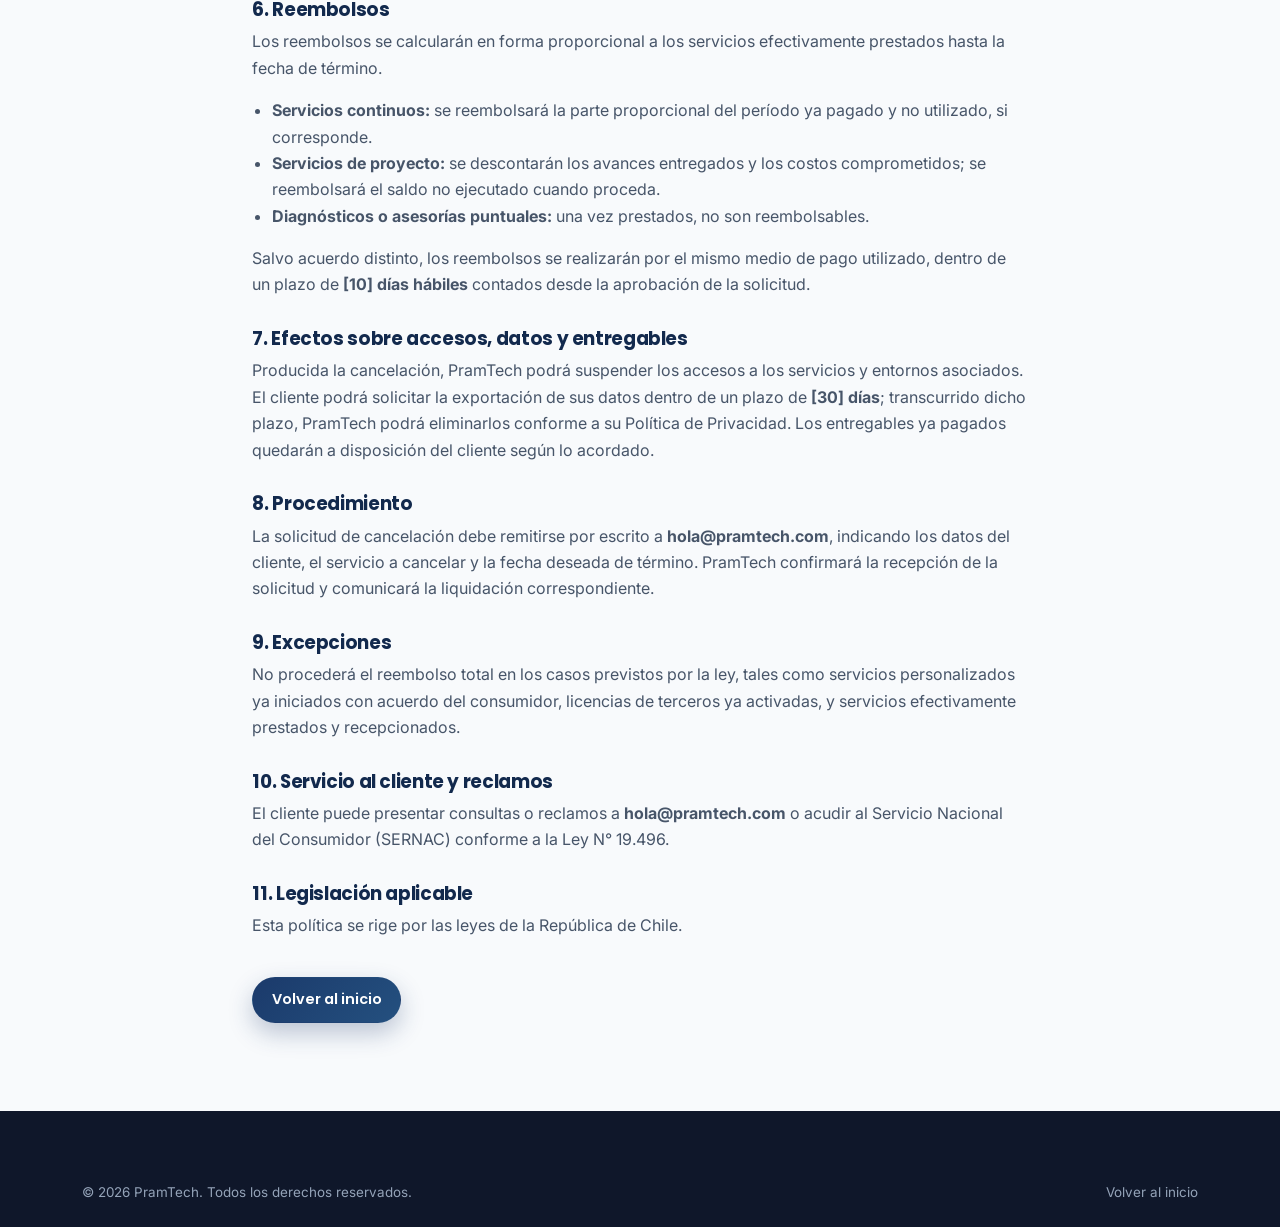
<file: landing/politica-de-cancelacion.html>
<!DOCTYPE html>
<html lang="es">
<head>
  <meta charset="UTF-8" />
  <meta name="viewport" content="width=device-width, initial-scale=1.0" />
  <title>Política de Cancelación | PramTech</title>
  <meta name="description" content="Política de Cancelación de PramTech." />
  <meta name="robots" content="noindex" />
  <meta name="theme-color" content="#1B3A6B" />
  <link rel="canonical" href="https://pramtech.com/politica-de-cancelacion.html" />
  <link rel="icon" type="image/svg+xml" href="assets/favicon.svg" />
  <link rel="preconnect" href="https://fonts.googleapis.com" />
  <link rel="preconnect" href="https://fonts.gstatic.com" crossorigin />
  <link href="https://fonts.googleapis.com/css2?family=Poppins:wght@500;600;700;800&family=Inter:wght@400;500;600&display=swap" rel="stylesheet" />
  <link rel="stylesheet" href="styles.css?v=20261021-1" />
</head>
<body>
  <a class="skip-link" href="#contenido">Saltar al contenido</a>

  <header class="nav">
    <div class="container nav__inner">
      <a class="brand" href="index.html" aria-label="PramTech inicio">
        <img src="assets/logo.svg" alt="" class="brand__mark" width="34" height="34" />
        <span class="brand__name">Pram<span>Tech</span></span>
      </a>
      <a class="btn btn--ghost btn--sm" href="index.html">Volver al inicio</a>
    </div>
  </header>

  <main id="contenido" class="legal">
    <div class="container legal__inner">
      <span class="eyebrow">Información legal</span>
      <h1>Política de Cancelación</h1>
      <p class="legal__meta">Última actualización: 16 de octubre de 2026</p>

      <div class="legal__note">
        <p>Este documento se rige por la legislación de la República de Chile y tiene carácter informativo. Se recomienda su revisión por un asesor legal. Los campos entre corchetes deben ser completados con los datos reales del titular.</p>
      </div>

      <div class="legal__body">
        <h2>1. Ámbito de aplicación</h2>
        <p>Esta Política de Cancelación regula las condiciones para poner término a los servicios contratados con [Razón Social], RUT [RUT], domiciliada en [Domicilio legal], Chile («PramTech»), y se aplica conjuntamente con las <a href="condiciones-generales-de-contratacion.html">Condiciones Generales de Contratación</a>. Se entiende sin perjuicio de los derechos irrenunciables que la Ley N° 19.496 reconoce a los consumidores.</p>

        <h2>2. Tipos de servicios cubiertos</h2>
        <p>Para efectos de esta política, se distinguen, según corresponda a la modalidad contratada:</p>
        <ul>
          <li><strong>Servicios de proyecto o implementación:</strong> trabajos con un alcance y entregables definidos (por ejemplo, desarrollo de una micro-app o una integración).</li>
          <li><strong>Servicios continuos o de suscripción:</strong> prestaciones periódicas como soporte, mantenimiento, licencias de uso o asesoría recurrente (retainer).</li>
          <li><strong>Asesorías o diagnósticos puntuales:</strong> sesiones o informes de carácter único.</li>
        </ul>

        <h2>3. Derecho de retractación (10 días)</h2>
        <p>En los contratos celebrados por medios electrónicos o a distancia, el consumidor podrá retractarse dentro del plazo de <strong>10 días</strong> contados desde la recepción del bien o desde la celebración del contrato, conforme a los artículos 3 bis letra b) y 24 de la Ley N° 19.496. En tal caso, se restituirán las sumas pagadas y se dará término al servicio, salvo las excepciones legales (por ejemplo, servicios ya prestados con acuerdo del consumidor o bienes personalizados).</p>

        <h2>4. Cancelación por el cliente</h2>
        <p>El cliente podrá solicitar la cancelación de un servicio continuo en cualquier momento, mediante aviso escrito a <strong>hola@pramtech.com</strong>, con un preaviso de <strong>[30] días</strong> corridos. La cancelación surtirá efecto al término del período de preaviso o del ciclo de facturación en curso, y no se generarán cobros posteriores.</p>
        <p>En el caso de servicios de proyecto, la cancelación anticipada por el cliente implicará el pago de los trabajos ya ejecutados y de los costos comprometidos o no reembolsables a la fecha de la solicitud, debidamente acreditados.</p>

        <h2>5. Cancelación por PramTech</h2>
        <p>PramTech podrá poner término al servicio, total o parcialmente, en los siguientes casos:</p>
        <ul>
          <li>Incumplimiento de pago por parte del cliente, previo requerimiento.</li>
          <li>Uso indebido de los servicios o incumplimiento de las condiciones de uso.</li>
          <li>Imposibilidad de continuar la prestación por causas técnicas o de fuerza mayor.</li>
        </ul>
        <p>En caso de cancelación por causa imputable a PramTech y sin mediar incumplimiento del cliente, se reembolsarán las sumas correspondientes a servicios no prestados.</p>

        <h2>6. Reembolsos</h2>
        <p>Los reembolsos se calcularán en forma proporcional a los servicios efectivamente prestados hasta la fecha de término.</p>
        <ul>
          <li><strong>Servicios continuos:</strong> se reembolsará la parte proporcional del período ya pagado y no utilizado, si corresponde.</li>
          <li><strong>Servicios de proyecto:</strong> se descontarán los avances entregados y los costos comprometidos; se reembolsará el saldo no ejecutado cuando proceda.</li>
          <li><strong>Diagnósticos o asesorías puntuales:</strong> una vez prestados, no son reembolsables.</li>
        </ul>
        <p>Salvo acuerdo distinto, los reembolsos se realizarán por el mismo medio de pago utilizado, dentro de un plazo de <strong>[10] días hábiles</strong> contados desde la aprobación de la solicitud.</p>

        <h2>7. Efectos sobre accesos, datos y entregables</h2>
        <p>Producida la cancelación, PramTech podrá suspender los accesos a los servicios y entornos asociados. El cliente podrá solicitar la exportación de sus datos dentro de un plazo de <strong>[30] días</strong>; transcurrido dicho plazo, PramTech podrá eliminarlos conforme a su <a href="politica-de-privacidad.html">Política de Privacidad</a>. Los entregables ya pagados quedarán a disposición del cliente según lo acordado.</p>

        <h2>8. Procedimiento</h2>
        <p>La solicitud de cancelación debe remitirse por escrito a <strong>hola@pramtech.com</strong>, indicando los datos del cliente, el servicio a cancelar y la fecha deseada de término. PramTech confirmará la recepción de la solicitud y comunicará la liquidación correspondiente.</p>

        <h2>9. Excepciones</h2>
        <p>No procederá el reembolso total en los casos previstos por la ley, tales como servicios personalizados ya iniciados con acuerdo del consumidor, licencias de terceros ya activadas, y servicios efectivamente prestados y recepcionados.</p>

        <h2>10. Servicio al cliente y reclamos</h2>
        <p>El cliente puede presentar consultas o reclamos a <strong>hola@pramtech.com</strong> o acudir al Servicio Nacional del Consumidor (SERNAC) conforme a la Ley N° 19.496.</p>

        <h2>11. Legislación aplicable</h2>
        <p>Esta política se rige por las leyes de la República de Chile.</p>
      </div>

      <p class="legal__back"><a class="btn btn--primary btn--sm" href="index.html">Volver al inicio</a></p>
    </div>
  </main>

  <footer class="footer">
    <div class="container footer__bottom">
      <span>© 2026 PramTech. Todos los derechos reservados.</span>
      <span><a href="index.html">Volver al inicio</a></span>
    </div>
  </footer>
</body>
</html>
</file>
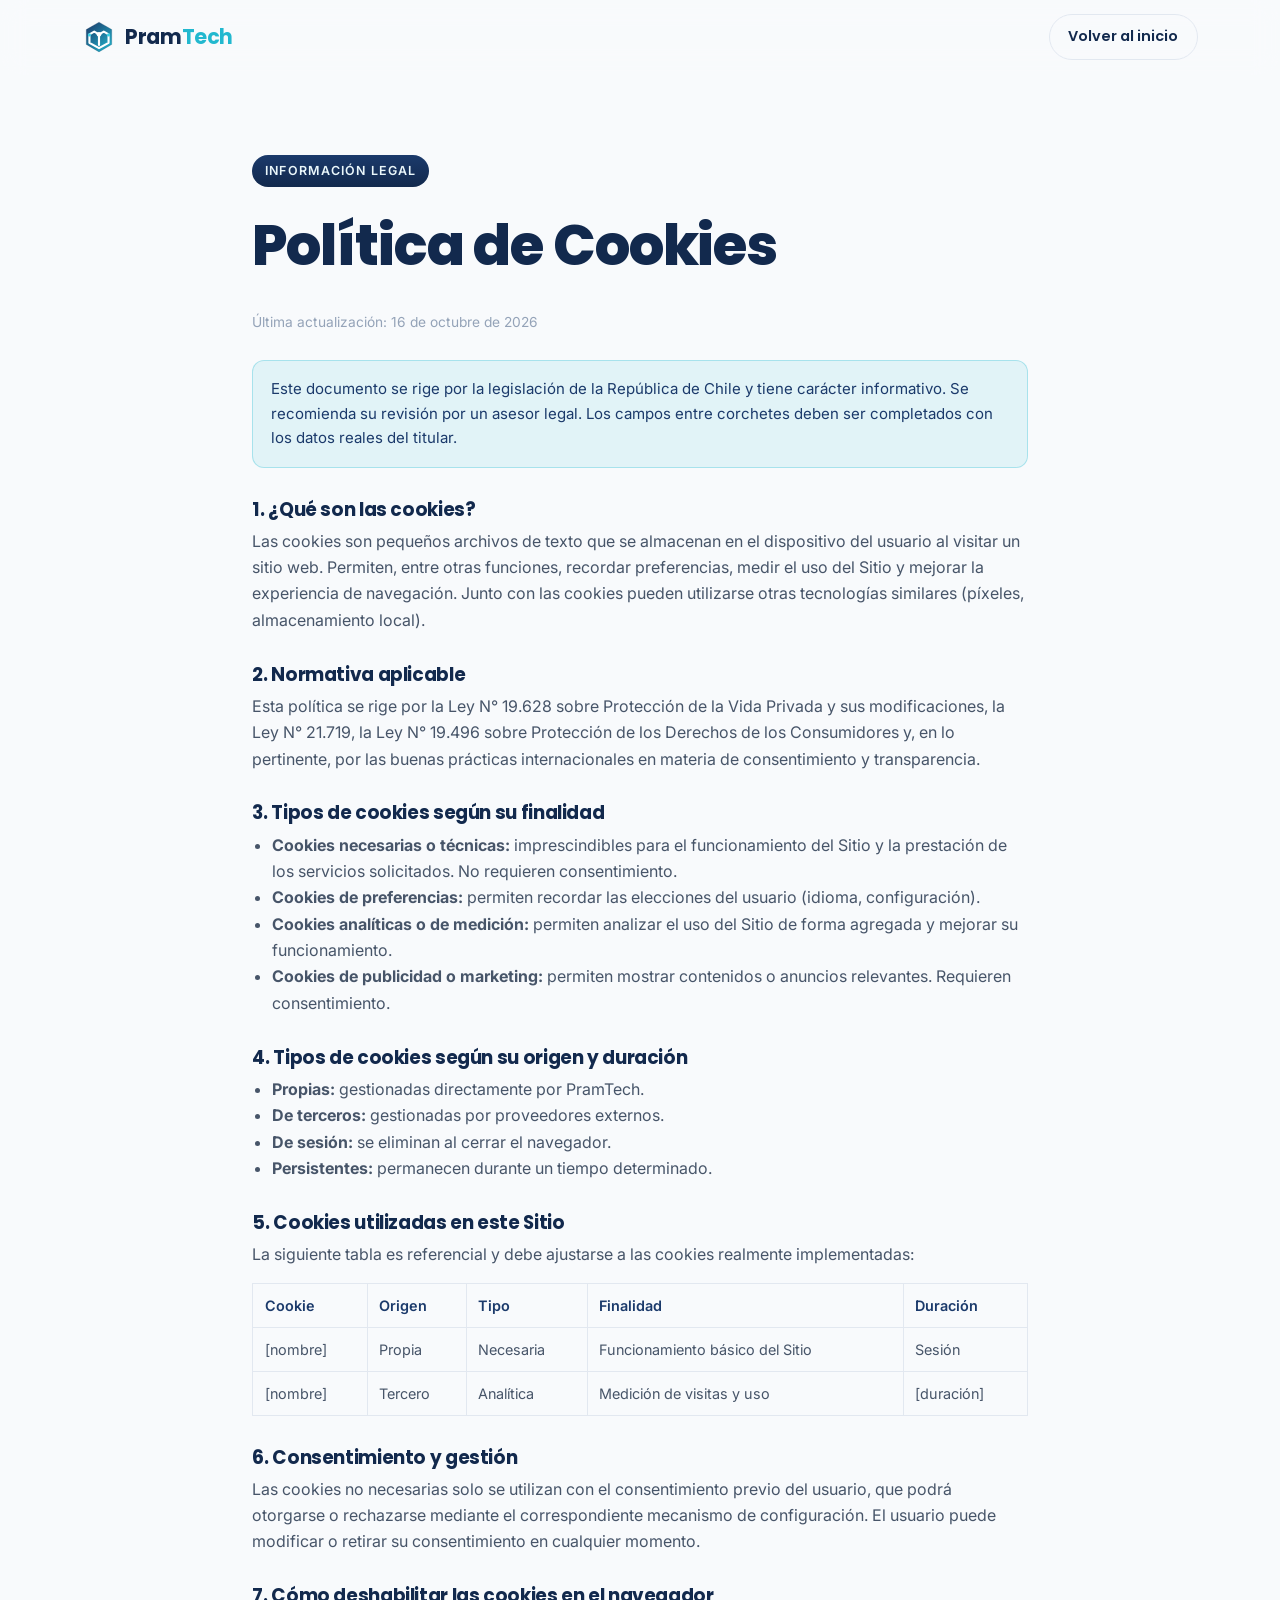
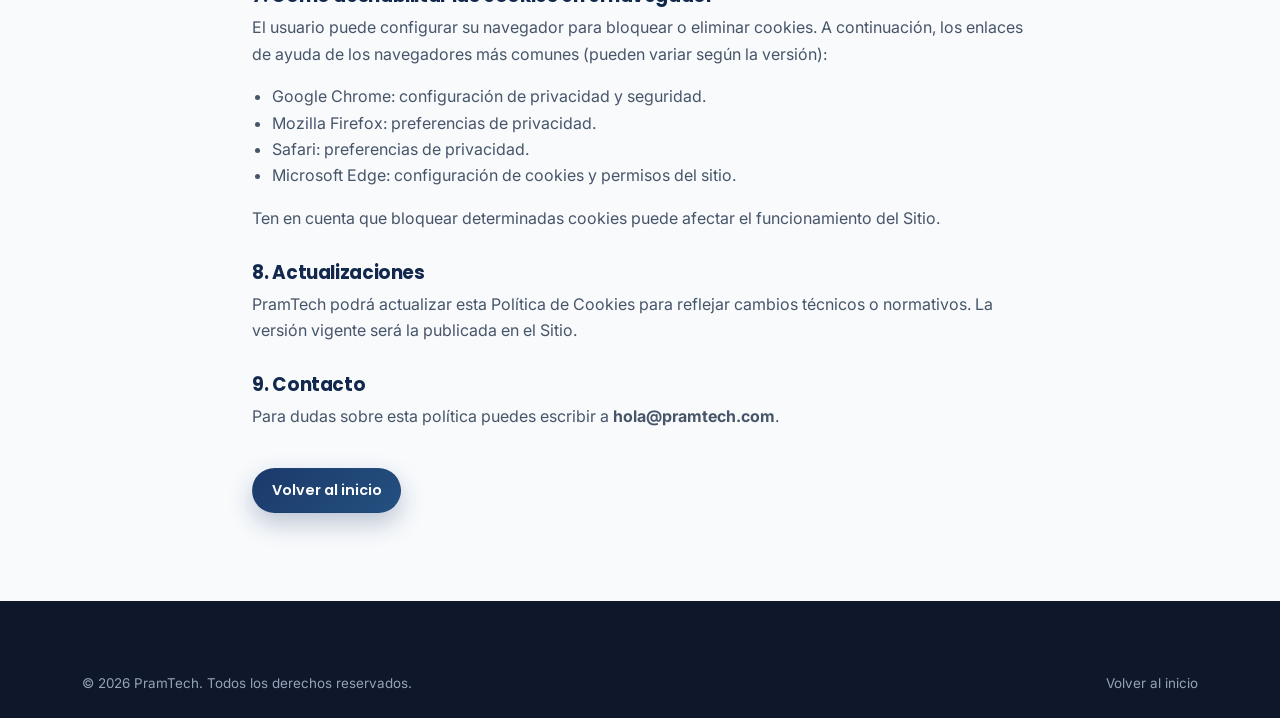
<file: landing/politica-de-cookies.html>
<!DOCTYPE html>
<html lang="es">
<head>
  <meta charset="UTF-8" />
  <meta name="viewport" content="width=device-width, initial-scale=1.0" />
  <title>Política de Cookies | PramTech</title>
  <meta name="description" content="Política de Cookies de PramTech." />
  <meta name="robots" content="noindex" />
  <meta name="theme-color" content="#1B3A6B" />
  <link rel="canonical" href="https://pramtech.com/politica-de-cookies.html" />
  <link rel="icon" type="image/svg+xml" href="assets/favicon.svg" />
  <link rel="preconnect" href="https://fonts.googleapis.com" />
  <link rel="preconnect" href="https://fonts.gstatic.com" crossorigin />
  <link href="https://fonts.googleapis.com/css2?family=Poppins:wght@500;600;700;800&family=Inter:wght@400;500;600&display=swap" rel="stylesheet" />
  <link rel="stylesheet" href="styles.css?v=20261021-1" />
</head>
<body>
  <a class="skip-link" href="#contenido">Saltar al contenido</a>

  <header class="nav">
    <div class="container nav__inner">
      <a class="brand" href="index.html" aria-label="PramTech inicio">
        <img src="assets/logo.svg" alt="" class="brand__mark" width="34" height="34" />
        <span class="brand__name">Pram<span>Tech</span></span>
      </a>
      <a class="btn btn--ghost btn--sm" href="index.html">Volver al inicio</a>
    </div>
  </header>

  <main id="contenido" class="legal">
    <div class="container legal__inner">
      <span class="eyebrow">Información legal</span>
      <h1>Política de Cookies</h1>
      <p class="legal__meta">Última actualización: 16 de octubre de 2026</p>

      <div class="legal__note">
        <p>Este documento se rige por la legislación de la República de Chile y tiene carácter informativo. Se recomienda su revisión por un asesor legal. Los campos entre corchetes deben ser completados con los datos reales del titular.</p>
      </div>

      <div class="legal__body">
        <h2>1. ¿Qué son las cookies?</h2>
        <p>Las cookies son pequeños archivos de texto que se almacenan en el dispositivo del usuario al visitar un sitio web. Permiten, entre otras funciones, recordar preferencias, medir el uso del Sitio y mejorar la experiencia de navegación. Junto con las cookies pueden utilizarse otras tecnologías similares (píxeles, almacenamiento local).</p>

        <h2>2. Normativa aplicable</h2>
        <p>Esta política se rige por la Ley N° 19.628 sobre Protección de la Vida Privada y sus modificaciones, la Ley N° 21.719, la Ley N° 19.496 sobre Protección de los Derechos de los Consumidores y, en lo pertinente, por las buenas prácticas internacionales en materia de consentimiento y transparencia.</p>

        <h2>3. Tipos de cookies según su finalidad</h2>
        <ul>
          <li><strong>Cookies necesarias o técnicas:</strong> imprescindibles para el funcionamiento del Sitio y la prestación de los servicios solicitados. No requieren consentimiento.</li>
          <li><strong>Cookies de preferencias:</strong> permiten recordar las elecciones del usuario (idioma, configuración).</li>
          <li><strong>Cookies analíticas o de medición:</strong> permiten analizar el uso del Sitio de forma agregada y mejorar su funcionamiento.</li>
          <li><strong>Cookies de publicidad o marketing:</strong> permiten mostrar contenidos o anuncios relevantes. Requieren consentimiento.</li>
        </ul>

        <h2>4. Tipos de cookies según su origen y duración</h2>
        <ul>
          <li><strong>Propias:</strong> gestionadas directamente por PramTech.</li>
          <li><strong>De terceros:</strong> gestionadas por proveedores externos.</li>
          <li><strong>De sesión:</strong> se eliminan al cerrar el navegador.</li>
          <li><strong>Persistentes:</strong> permanecen durante un tiempo determinado.</li>
        </ul>

        <h2>5. Cookies utilizadas en este Sitio</h2>
        <p>La siguiente tabla es referencial y debe ajustarse a las cookies realmente implementadas:</p>
        <table>
          <thead>
            <tr>
              <th>Cookie</th>
              <th>Origen</th>
              <th>Tipo</th>
              <th>Finalidad</th>
              <th>Duración</th>
            </tr>
          </thead>
          <tbody>
            <tr>
              <td>[nombre]</td>
              <td>Propia</td>
              <td>Necesaria</td>
              <td>Funcionamiento básico del Sitio</td>
              <td>Sesión</td>
            </tr>
            <tr>
              <td>[nombre]</td>
              <td>Tercero</td>
              <td>Analítica</td>
              <td>Medición de visitas y uso</td>
              <td>[duración]</td>
            </tr>
          </tbody>
        </table>

        <h2>6. Consentimiento y gestión</h2>
        <p>Las cookies no necesarias solo se utilizan con el consentimiento previo del usuario, que podrá otorgarse o rechazarse mediante el correspondiente mecanismo de configuración. El usuario puede modificar o retirar su consentimiento en cualquier momento.</p>

        <h2>7. Cómo deshabilitar las cookies en el navegador</h2>
        <p>El usuario puede configurar su navegador para bloquear o eliminar cookies. A continuación, los enlaces de ayuda de los navegadores más comunes (pueden variar según la versión):</p>
        <ul>
          <li>Google Chrome: configuración de privacidad y seguridad.</li>
          <li>Mozilla Firefox: preferencias de privacidad.</li>
          <li>Safari: preferencias de privacidad.</li>
          <li>Microsoft Edge: configuración de cookies y permisos del sitio.</li>
        </ul>
        <p>Ten en cuenta que bloquear determinadas cookies puede afectar el funcionamiento del Sitio.</p>

        <h2>8. Actualizaciones</h2>
        <p>PramTech podrá actualizar esta Política de Cookies para reflejar cambios técnicos o normativos. La versión vigente será la publicada en el Sitio.</p>

        <h2>9. Contacto</h2>
        <p>Para dudas sobre esta política puedes escribir a <strong>hola@pramtech.com</strong>.</p>
      </div>

      <p class="legal__back"><a class="btn btn--primary btn--sm" href="index.html">Volver al inicio</a></p>
    </div>
  </main>

  <footer class="footer">
    <div class="container footer__bottom">
      <span>© 2026 PramTech. Todos los derechos reservados.</span>
      <span><a href="index.html">Volver al inicio</a></span>
    </div>
  </footer>
</body>
</html>
</file>
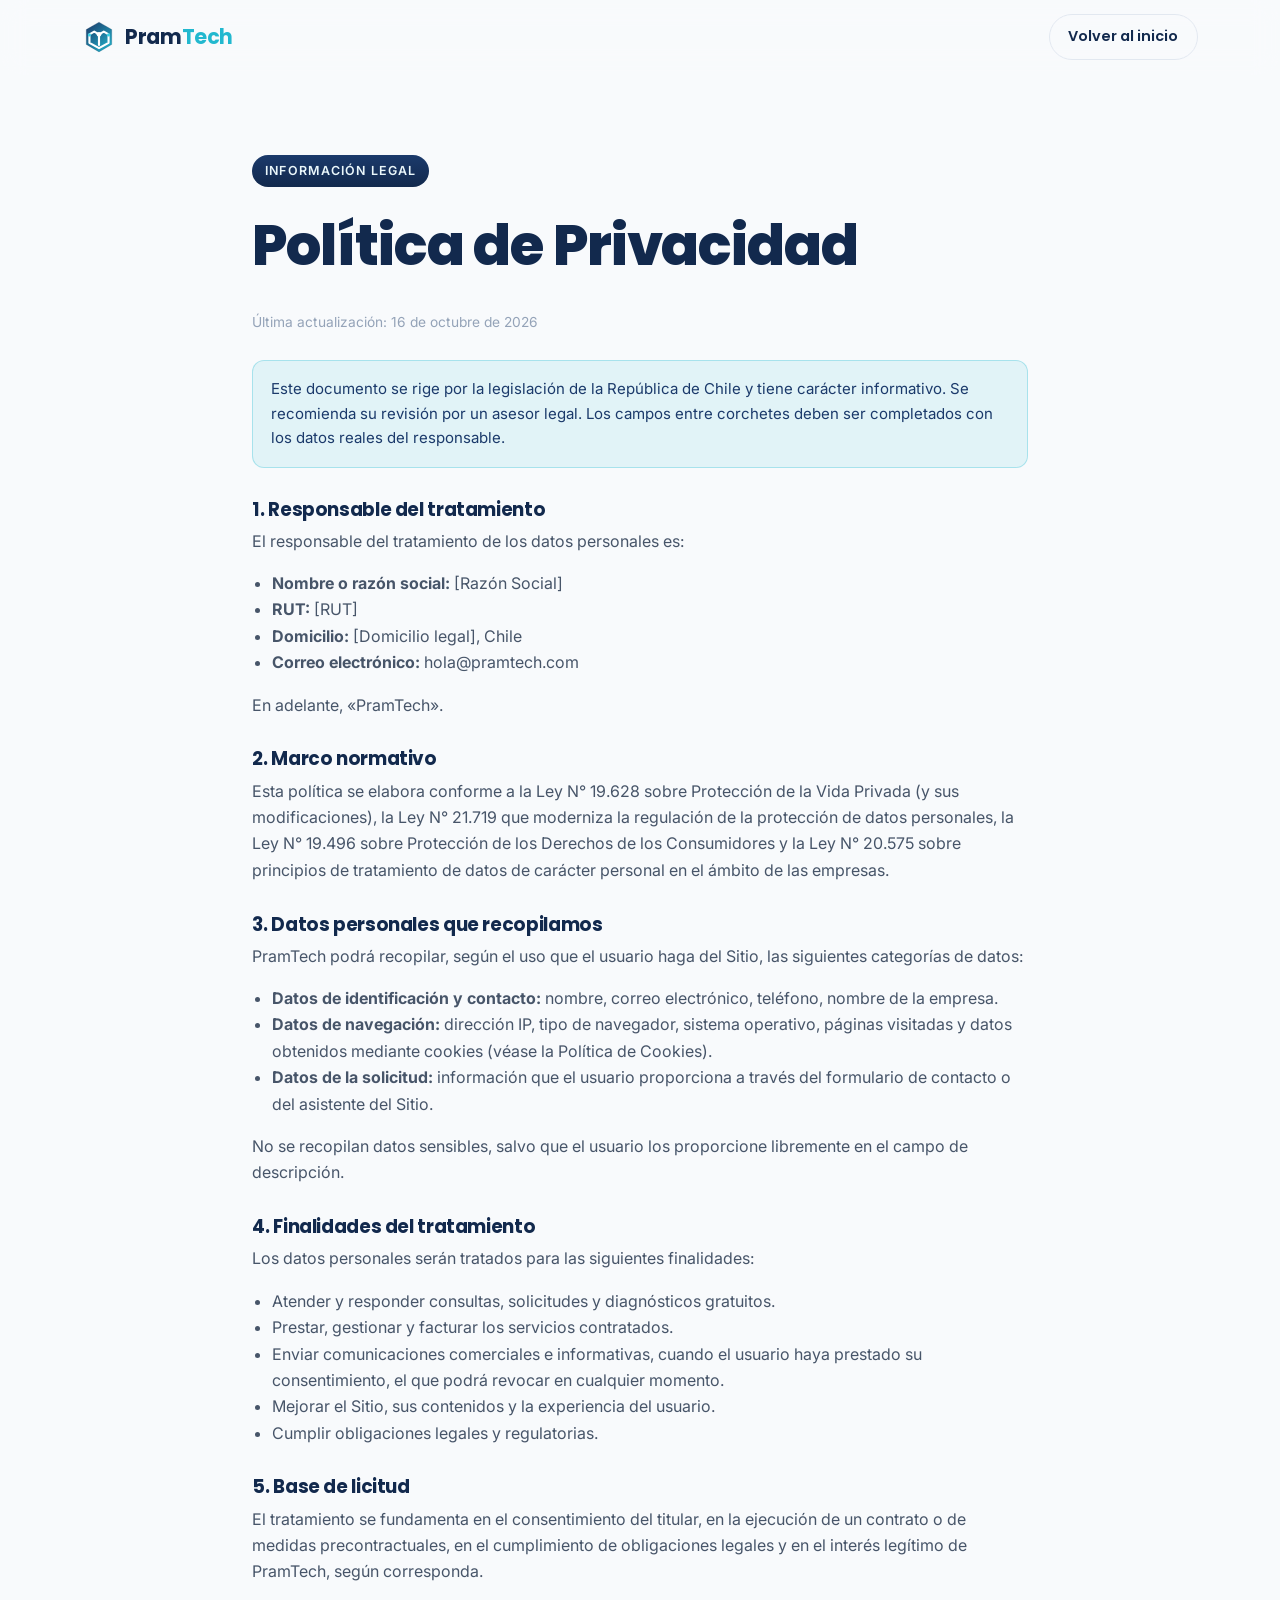
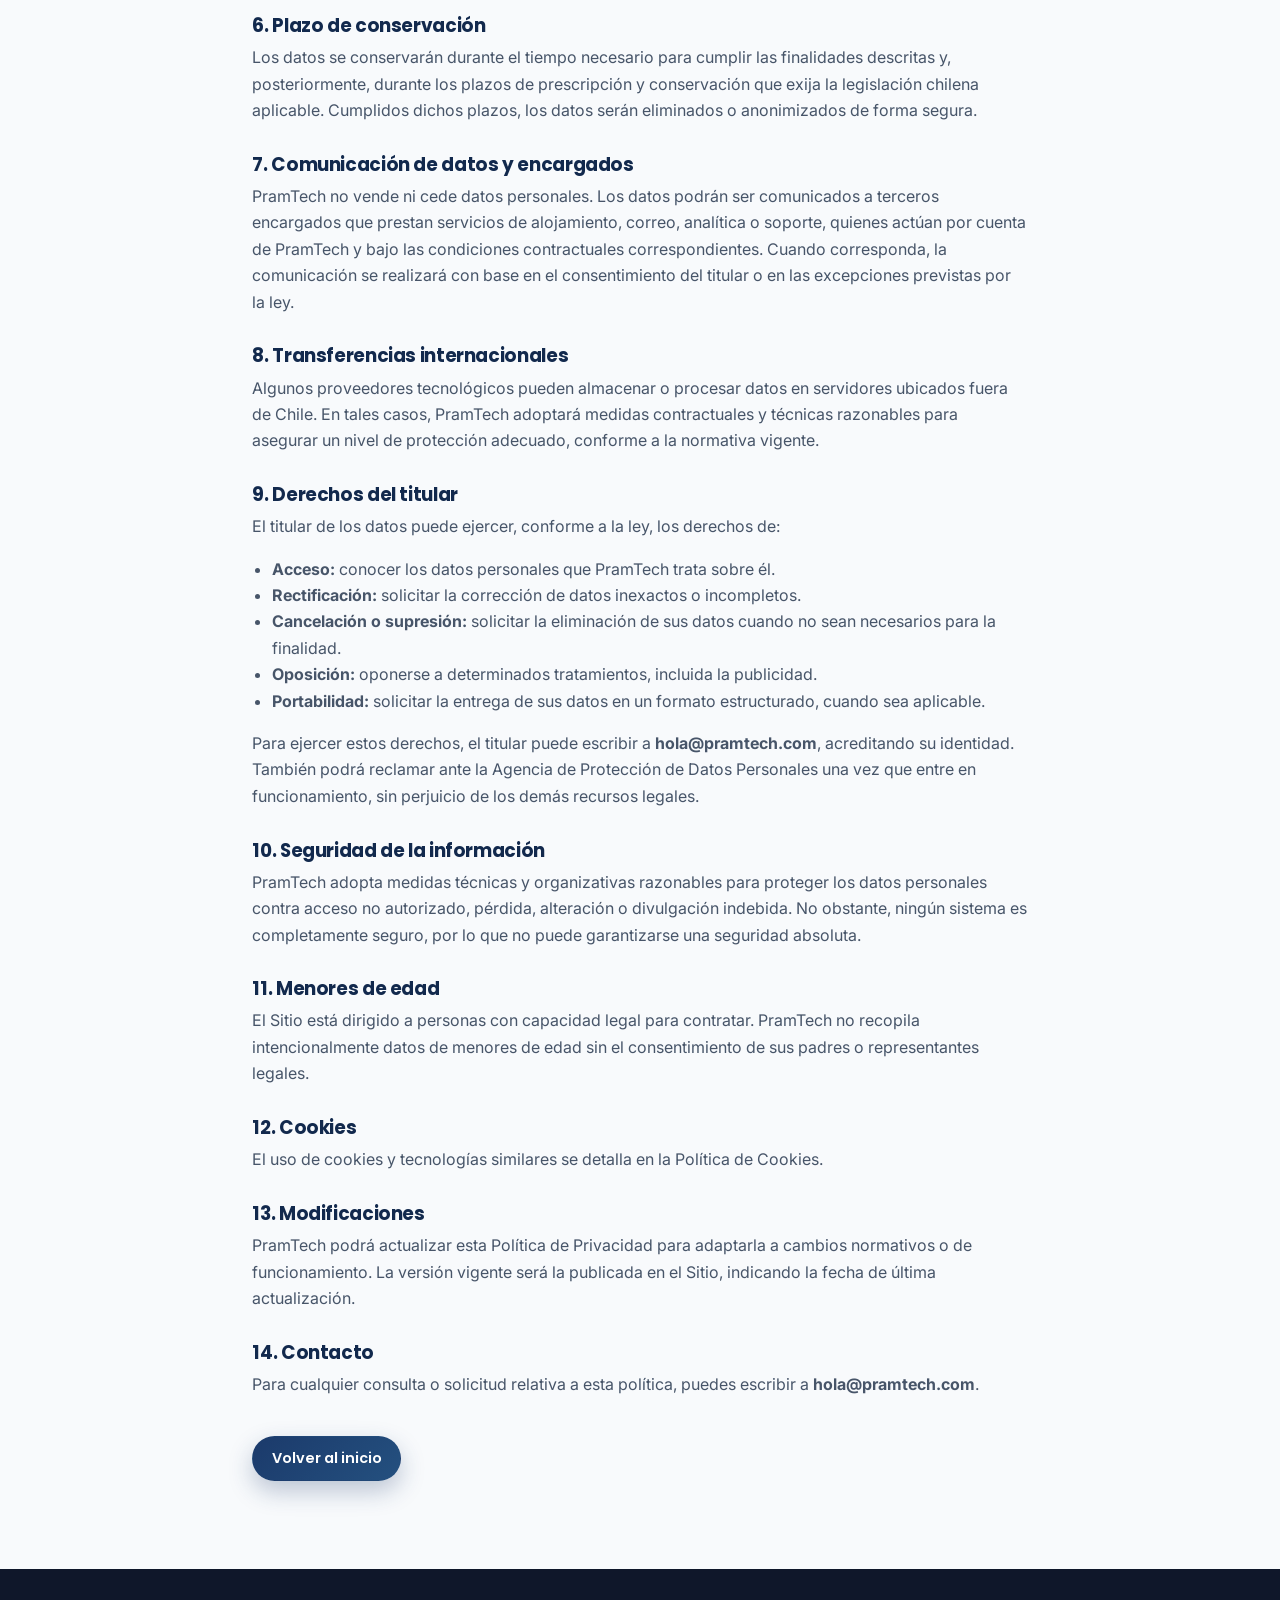
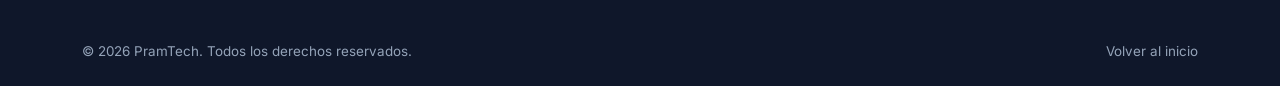
<file: landing/politica-de-privacidad.html>
<!DOCTYPE html>
<html lang="es">
<head>
  <meta charset="UTF-8" />
  <meta name="viewport" content="width=device-width, initial-scale=1.0" />
  <title>Política de Privacidad | PramTech</title>
  <meta name="description" content="Política de Privacidad de PramTech." />
  <meta name="robots" content="noindex" />
  <meta name="theme-color" content="#1B3A6B" />
  <link rel="canonical" href="https://pramtech.com/politica-de-privacidad.html" />
  <link rel="icon" type="image/svg+xml" href="assets/favicon.svg" />
  <link rel="preconnect" href="https://fonts.googleapis.com" />
  <link rel="preconnect" href="https://fonts.gstatic.com" crossorigin />
  <link href="https://fonts.googleapis.com/css2?family=Poppins:wght@500;600;700;800&family=Inter:wght@400;500;600&display=swap" rel="stylesheet" />
  <link rel="stylesheet" href="styles.css?v=20261021-1" />
</head>
<body>
  <a class="skip-link" href="#contenido">Saltar al contenido</a>

  <header class="nav">
    <div class="container nav__inner">
      <a class="brand" href="index.html" aria-label="PramTech inicio">
        <img src="assets/logo.svg" alt="" class="brand__mark" width="34" height="34" />
        <span class="brand__name">Pram<span>Tech</span></span>
      </a>
      <a class="btn btn--ghost btn--sm" href="index.html">Volver al inicio</a>
    </div>
  </header>

  <main id="contenido" class="legal">
    <div class="container legal__inner">
      <span class="eyebrow">Información legal</span>
      <h1>Política de Privacidad</h1>
      <p class="legal__meta">Última actualización: 16 de octubre de 2026</p>

      <div class="legal__note">
        <p>Este documento se rige por la legislación de la República de Chile y tiene carácter informativo. Se recomienda su revisión por un asesor legal. Los campos entre corchetes deben ser completados con los datos reales del responsable.</p>
      </div>

      <div class="legal__body">
        <h2>1. Responsable del tratamiento</h2>
        <p>El responsable del tratamiento de los datos personales es:</p>
        <ul>
          <li><strong>Nombre o razón social:</strong> [Razón Social]</li>
          <li><strong>RUT:</strong> [RUT]</li>
          <li><strong>Domicilio:</strong> [Domicilio legal], Chile</li>
          <li><strong>Correo electrónico:</strong> hola@pramtech.com</li>
        </ul>
        <p>En adelante, «PramTech».</p>

        <h2>2. Marco normativo</h2>
        <p>Esta política se elabora conforme a la Ley N° 19.628 sobre Protección de la Vida Privada (y sus modificaciones), la Ley N° 21.719 que moderniza la regulación de la protección de datos personales, la Ley N° 19.496 sobre Protección de los Derechos de los Consumidores y la Ley N° 20.575 sobre principios de tratamiento de datos de carácter personal en el ámbito de las empresas.</p>

        <h2>3. Datos personales que recopilamos</h2>
        <p>PramTech podrá recopilar, según el uso que el usuario haga del Sitio, las siguientes categorías de datos:</p>
        <ul>
          <li><strong>Datos de identificación y contacto:</strong> nombre, correo electrónico, teléfono, nombre de la empresa.</li>
          <li><strong>Datos de navegación:</strong> dirección IP, tipo de navegador, sistema operativo, páginas visitadas y datos obtenidos mediante cookies (véase la <a href="politica-de-cookies.html">Política de Cookies</a>).</li>
          <li><strong>Datos de la solicitud:</strong> información que el usuario proporciona a través del formulario de contacto o del asistente del Sitio.</li>
        </ul>
        <p>No se recopilan datos sensibles, salvo que el usuario los proporcione libremente en el campo de descripción.</p>

        <h2>4. Finalidades del tratamiento</h2>
        <p>Los datos personales serán tratados para las siguientes finalidades:</p>
        <ul>
          <li>Atender y responder consultas, solicitudes y diagnósticos gratuitos.</li>
          <li>Prestar, gestionar y facturar los servicios contratados.</li>
          <li>Enviar comunicaciones comerciales e informativas, cuando el usuario haya prestado su consentimiento, el que podrá revocar en cualquier momento.</li>
          <li>Mejorar el Sitio, sus contenidos y la experiencia del usuario.</li>
          <li>Cumplir obligaciones legales y regulatorias.</li>
        </ul>

        <h2>5. Base de licitud</h2>
        <p>El tratamiento se fundamenta en el consentimiento del titular, en la ejecución de un contrato o de medidas precontractuales, en el cumplimiento de obligaciones legales y en el interés legítimo de PramTech, según corresponda.</p>

        <h2>6. Plazo de conservación</h2>
        <p>Los datos se conservarán durante el tiempo necesario para cumplir las finalidades descritas y, posteriormente, durante los plazos de prescripción y conservación que exija la legislación chilena aplicable. Cumplidos dichos plazos, los datos serán eliminados o anonimizados de forma segura.</p>

        <h2>7. Comunicación de datos y encargados</h2>
        <p>PramTech no vende ni cede datos personales. Los datos podrán ser comunicados a terceros encargados que prestan servicios de alojamiento, correo, analítica o soporte, quienes actúan por cuenta de PramTech y bajo las condiciones contractuales correspondientes. Cuando corresponda, la comunicación se realizará con base en el consentimiento del titular o en las excepciones previstas por la ley.</p>

        <h2>8. Transferencias internacionales</h2>
        <p>Algunos proveedores tecnológicos pueden almacenar o procesar datos en servidores ubicados fuera de Chile. En tales casos, PramTech adoptará medidas contractuales y técnicas razonables para asegurar un nivel de protección adecuado, conforme a la normativa vigente.</p>

        <h2>9. Derechos del titular</h2>
        <p>El titular de los datos puede ejercer, conforme a la ley, los derechos de:</p>
        <ul>
          <li><strong>Acceso:</strong> conocer los datos personales que PramTech trata sobre él.</li>
          <li><strong>Rectificación:</strong> solicitar la corrección de datos inexactos o incompletos.</li>
          <li><strong>Cancelación o supresión:</strong> solicitar la eliminación de sus datos cuando no sean necesarios para la finalidad.</li>
          <li><strong>Oposición:</strong> oponerse a determinados tratamientos, incluida la publicidad.</li>
          <li><strong>Portabilidad:</strong> solicitar la entrega de sus datos en un formato estructurado, cuando sea aplicable.</li>
        </ul>
        <p>Para ejercer estos derechos, el titular puede escribir a <strong>hola@pramtech.com</strong>, acreditando su identidad. También podrá reclamar ante la Agencia de Protección de Datos Personales una vez que entre en funcionamiento, sin perjuicio de los demás recursos legales.</p>

        <h2>10. Seguridad de la información</h2>
        <p>PramTech adopta medidas técnicas y organizativas razonables para proteger los datos personales contra acceso no autorizado, pérdida, alteración o divulgación indebida. No obstante, ningún sistema es completamente seguro, por lo que no puede garantizarse una seguridad absoluta.</p>

        <h2>11. Menores de edad</h2>
        <p>El Sitio está dirigido a personas con capacidad legal para contratar. PramTech no recopila intencionalmente datos de menores de edad sin el consentimiento de sus padres o representantes legales.</p>

        <h2>12. Cookies</h2>
        <p>El uso de cookies y tecnologías similares se detalla en la <a href="politica-de-cookies.html">Política de Cookies</a>.</p>

        <h2>13. Modificaciones</h2>
        <p>PramTech podrá actualizar esta Política de Privacidad para adaptarla a cambios normativos o de funcionamiento. La versión vigente será la publicada en el Sitio, indicando la fecha de última actualización.</p>

        <h2>14. Contacto</h2>
        <p>Para cualquier consulta o solicitud relativa a esta política, puedes escribir a <strong>hola@pramtech.com</strong>.</p>
      </div>

      <p class="legal__back"><a class="btn btn--primary btn--sm" href="index.html">Volver al inicio</a></p>
    </div>
  </main>

  <footer class="footer">
    <div class="container footer__bottom">
      <span>© 2026 PramTech. Todos los derechos reservados.</span>
      <span><a href="index.html">Volver al inicio</a></span>
    </div>
  </footer>
</body>
</html>
</file>
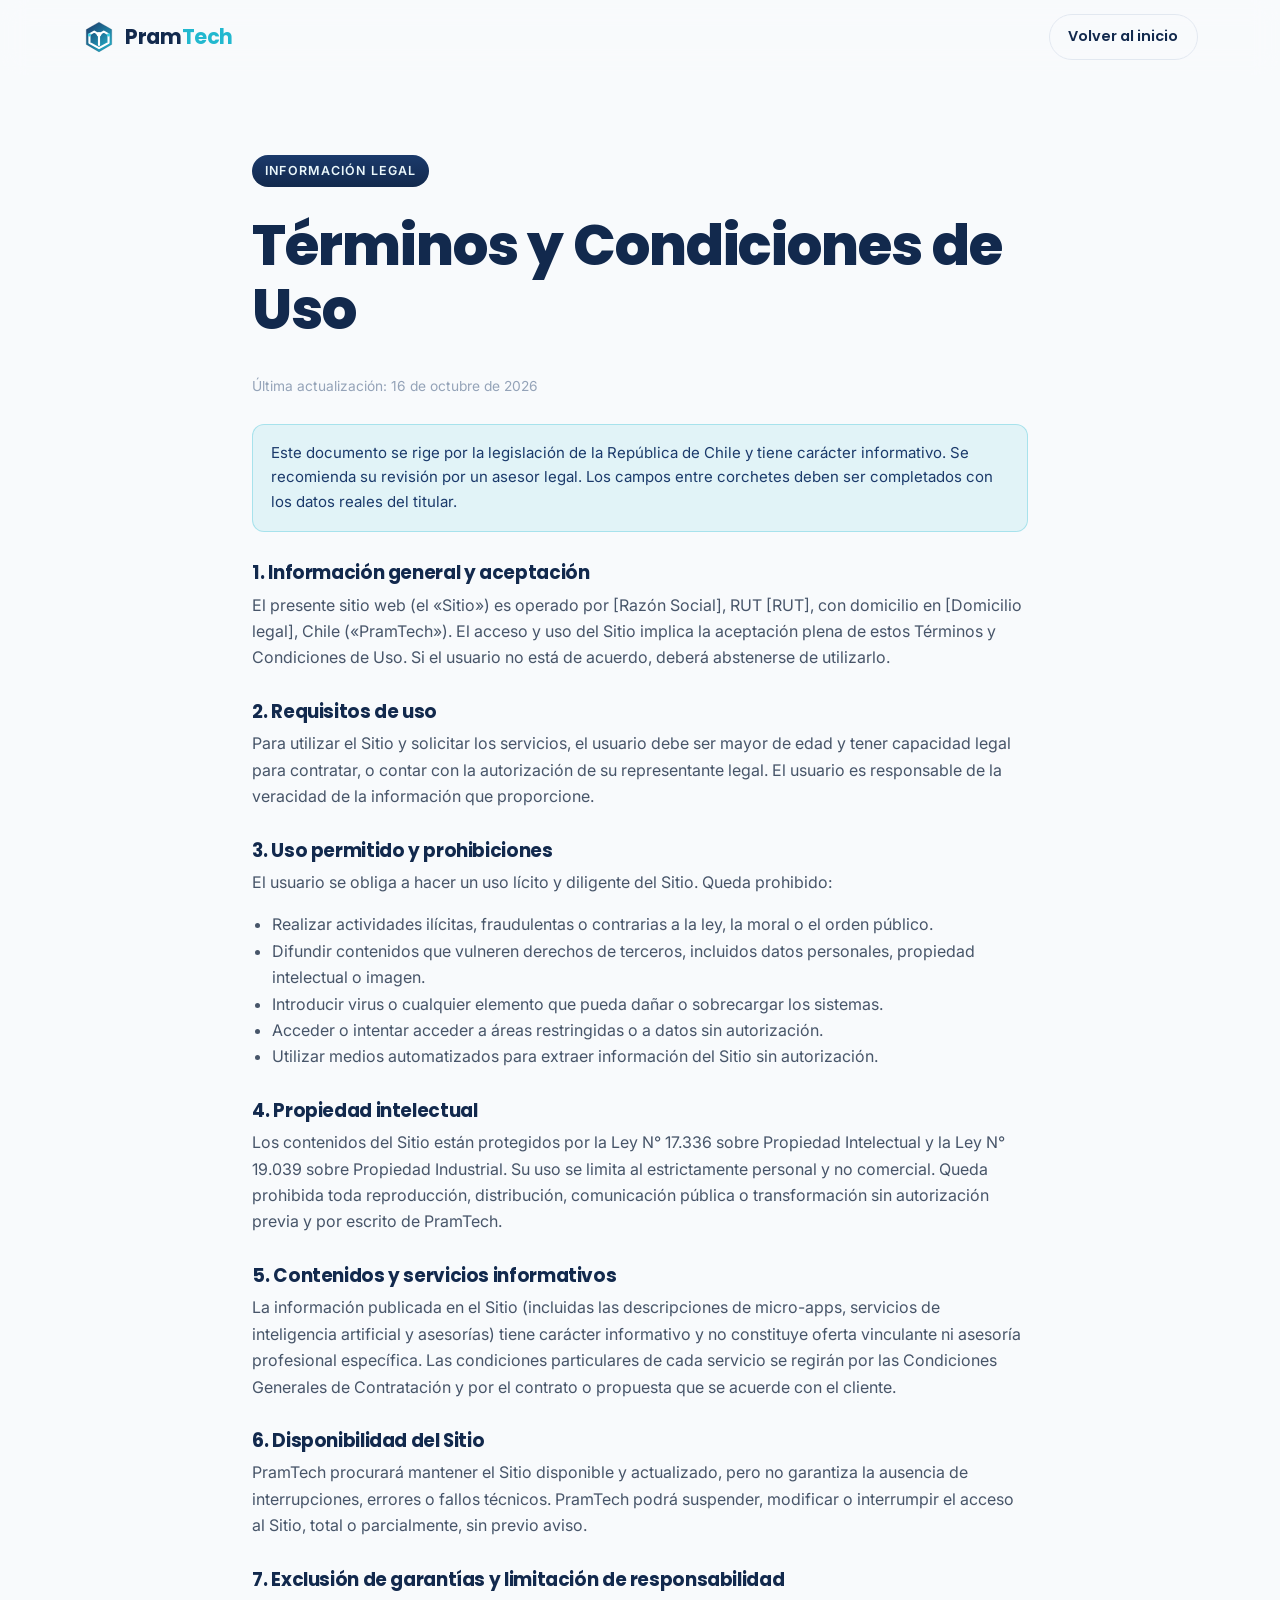
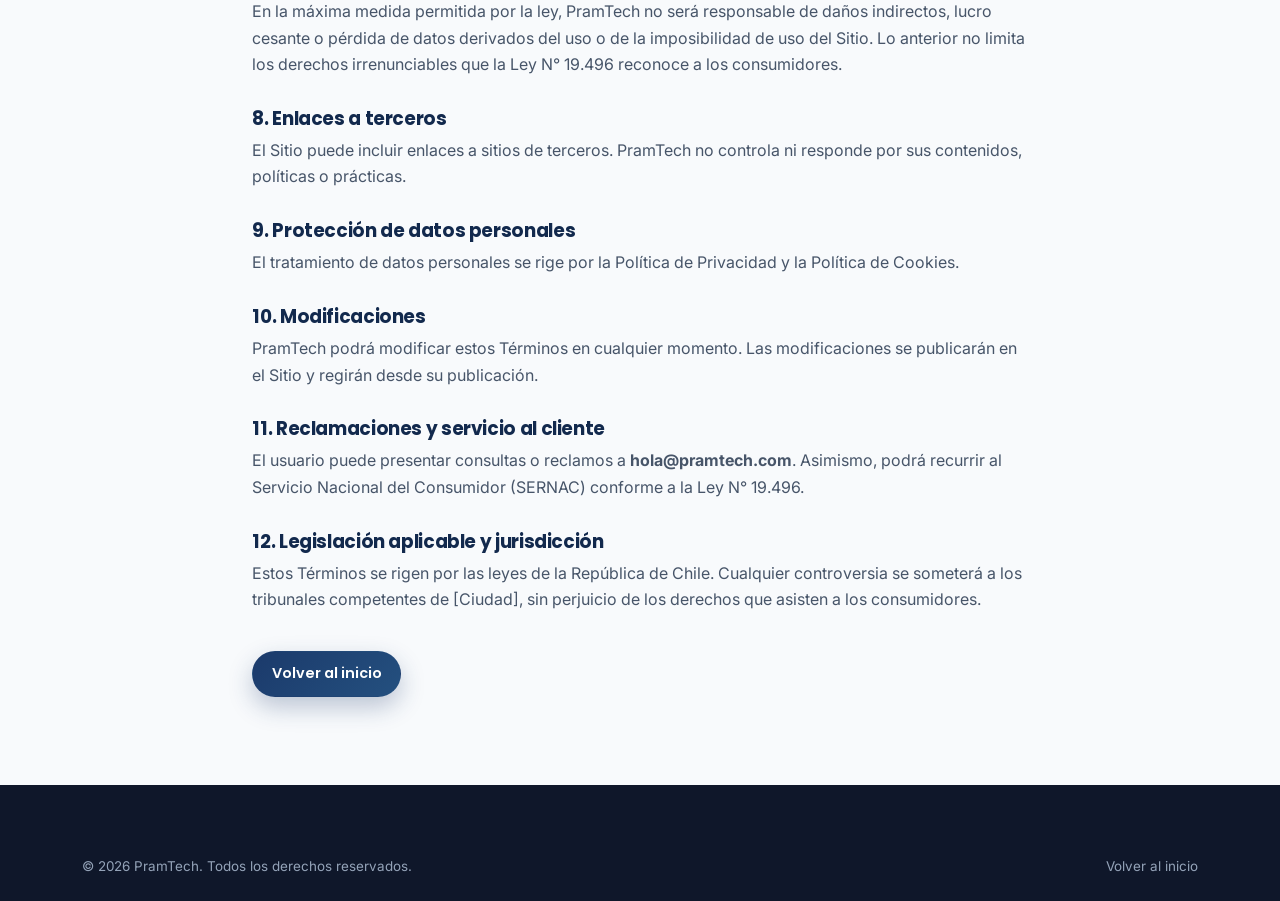
<file: landing/terminos-y-condiciones-de-uso.html>
<!DOCTYPE html>
<html lang="es">
<head>
  <meta charset="UTF-8" />
  <meta name="viewport" content="width=device-width, initial-scale=1.0" />
  <title>Términos y Condiciones de Uso | PramTech</title>
  <meta name="description" content="Términos y Condiciones de Uso de PramTech." />
  <meta name="robots" content="noindex" />
  <meta name="theme-color" content="#1B3A6B" />
  <link rel="canonical" href="https://pramtech.com/terminos-y-condiciones-de-uso.html" />
  <link rel="icon" type="image/svg+xml" href="assets/favicon.svg" />
  <link rel="preconnect" href="https://fonts.googleapis.com" />
  <link rel="preconnect" href="https://fonts.gstatic.com" crossorigin />
  <link href="https://fonts.googleapis.com/css2?family=Poppins:wght@500;600;700;800&family=Inter:wght@400;500;600&display=swap" rel="stylesheet" />
  <link rel="stylesheet" href="styles.css?v=20261021-1" />
</head>
<body>
  <a class="skip-link" href="#contenido">Saltar al contenido</a>

  <header class="nav">
    <div class="container nav__inner">
      <a class="brand" href="index.html" aria-label="PramTech inicio">
        <img src="assets/logo.svg" alt="" class="brand__mark" width="34" height="34" />
        <span class="brand__name">Pram<span>Tech</span></span>
      </a>
      <a class="btn btn--ghost btn--sm" href="index.html">Volver al inicio</a>
    </div>
  </header>

  <main id="contenido" class="legal">
    <div class="container legal__inner">
      <span class="eyebrow">Información legal</span>
      <h1>Términos y Condiciones de Uso</h1>
      <p class="legal__meta">Última actualización: 16 de octubre de 2026</p>

      <div class="legal__note">
        <p>Este documento se rige por la legislación de la República de Chile y tiene carácter informativo. Se recomienda su revisión por un asesor legal. Los campos entre corchetes deben ser completados con los datos reales del titular.</p>
      </div>

      <div class="legal__body">
        <h2>1. Información general y aceptación</h2>
        <p>El presente sitio web (el «Sitio») es operado por [Razón Social], RUT [RUT], con domicilio en [Domicilio legal], Chile («PramTech»). El acceso y uso del Sitio implica la aceptación plena de estos Términos y Condiciones de Uso. Si el usuario no está de acuerdo, deberá abstenerse de utilizarlo.</p>

        <h2>2. Requisitos de uso</h2>
        <p>Para utilizar el Sitio y solicitar los servicios, el usuario debe ser mayor de edad y tener capacidad legal para contratar, o contar con la autorización de su representante legal. El usuario es responsable de la veracidad de la información que proporcione.</p>

        <h2>3. Uso permitido y prohibiciones</h2>
        <p>El usuario se obliga a hacer un uso lícito y diligente del Sitio. Queda prohibido:</p>
        <ul>
          <li>Realizar actividades ilícitas, fraudulentas o contrarias a la ley, la moral o el orden público.</li>
          <li>Difundir contenidos que vulneren derechos de terceros, incluidos datos personales, propiedad intelectual o imagen.</li>
          <li>Introducir virus o cualquier elemento que pueda dañar o sobrecargar los sistemas.</li>
          <li>Acceder o intentar acceder a áreas restringidas o a datos sin autorización.</li>
          <li>Utilizar medios automatizados para extraer información del Sitio sin autorización.</li>
        </ul>

        <h2>4. Propiedad intelectual</h2>
        <p>Los contenidos del Sitio están protegidos por la Ley N° 17.336 sobre Propiedad Intelectual y la Ley N° 19.039 sobre Propiedad Industrial. Su uso se limita al estrictamente personal y no comercial. Queda prohibida toda reproducción, distribución, comunicación pública o transformación sin autorización previa y por escrito de PramTech.</p>

        <h2>5. Contenidos y servicios informativos</h2>
        <p>La información publicada en el Sitio (incluidas las descripciones de micro-apps, servicios de inteligencia artificial y asesorías) tiene carácter informativo y no constituye oferta vinculante ni asesoría profesional específica. Las condiciones particulares de cada servicio se regirán por las <a href="condiciones-generales-de-contratacion.html">Condiciones Generales de Contratación</a> y por el contrato o propuesta que se acuerde con el cliente.</p>

        <h2>6. Disponibilidad del Sitio</h2>
        <p>PramTech procurará mantener el Sitio disponible y actualizado, pero no garantiza la ausencia de interrupciones, errores o fallos técnicos. PramTech podrá suspender, modificar o interrumpir el acceso al Sitio, total o parcialmente, sin previo aviso.</p>

        <h2>7. Exclusión de garantías y limitación de responsabilidad</h2>
        <p>En la máxima medida permitida por la ley, PramTech no será responsable de daños indirectos, lucro cesante o pérdida de datos derivados del uso o de la imposibilidad de uso del Sitio. Lo anterior no limita los derechos irrenunciables que la Ley N° 19.496 reconoce a los consumidores.</p>

        <h2>8. Enlaces a terceros</h2>
        <p>El Sitio puede incluir enlaces a sitios de terceros. PramTech no controla ni responde por sus contenidos, políticas o prácticas.</p>

        <h2>9. Protección de datos personales</h2>
        <p>El tratamiento de datos personales se rige por la <a href="politica-de-privacidad.html">Política de Privacidad</a> y la <a href="politica-de-cookies.html">Política de Cookies</a>.</p>

        <h2>10. Modificaciones</h2>
        <p>PramTech podrá modificar estos Términos en cualquier momento. Las modificaciones se publicarán en el Sitio y regirán desde su publicación.</p>

        <h2>11. Reclamaciones y servicio al cliente</h2>
        <p>El usuario puede presentar consultas o reclamos a <strong>hola@pramtech.com</strong>. Asimismo, podrá recurrir al Servicio Nacional del Consumidor (SERNAC) conforme a la Ley N° 19.496.</p>

        <h2>12. Legislación aplicable y jurisdicción</h2>
        <p>Estos Términos se rigen por las leyes de la República de Chile. Cualquier controversia se someterá a los tribunales competentes de [Ciudad], sin perjuicio de los derechos que asisten a los consumidores.</p>
      </div>

      <p class="legal__back"><a class="btn btn--primary btn--sm" href="index.html">Volver al inicio</a></p>
    </div>
  </main>

  <footer class="footer">
    <div class="container footer__bottom">
      <span>© 2026 PramTech. Todos los derechos reservados.</span>
      <span><a href="index.html">Volver al inicio</a></span>
    </div>
  </footer>
</body>
</html>
</file>
<file: landing/styles.css>
:root {
  --blue-900: #12294d;
  --blue-800: #1b3a6b;
  --blue-700: #24507f;
  --cyan-500: #22b8cf;
  --cyan-400: #38d0e4;
  --violet-500: #7c6cf0;
  --green-500: #34d399;
  --amber-500: #fbbf24;
  --slate-900: #0f172a;
  --slate-800: #1f2937;
  --slate-600: #475569;
  --slate-400: #94a3b8;
  --slate-200: #e2e8f0;
  --bg: #f8fafc;
  --surface: #ffffff;
  --radius: 18px;
  --radius-sm: 12px;
  --shadow-sm: 0 1px 2px rgba(15, 23, 42, 0.06), 0 4px 12px rgba(15, 23, 42, 0.05);
  --shadow-md: 0 10px 30px rgba(15, 23, 42, 0.10);
  --shadow-lg: 0 24px 60px rgba(18, 41, 77, 0.18);
  --max: 1160px;
  --ease: cubic-bezier(0.22, 1, 0.36, 1);
  --announce-h: 2.1rem;
  --nav-h: 74px;
  --announce-total: calc(var(--announce-h) + env(safe-area-inset-top, 0px));
  --header-total: calc(var(--announce-total) + var(--nav-h));
}

*, *::before, *::after { box-sizing: border-box; }

html { scroll-behavior: smooth; scroll-padding-top: var(--header-total); }

html, body {
  width: 100%;
  -webkit-text-size-adjust: 100%;
}

body {
  margin: 0;
  font-family: "Inter", system-ui, -apple-system, "Segoe UI", sans-serif;
  color: var(--slate-800);
  background: var(--bg);
  line-height: 1.65;
  overflow-x: clip;
  -webkit-font-smoothing: antialiased;
  text-rendering: optimizeLegibility;
}

main {
  padding-top: var(--header-total);
}

h1, h2, h3 {
  font-family: "Poppins", "Inter", sans-serif;
  color: var(--blue-900);
  line-height: 1.14;
  margin: 0 0 0.6em;
  letter-spacing: -0.02em;
}

h1 { font-size: clamp(2.1rem, 4.6vw, 3.5rem); font-weight: 800; }
h2 { font-size: clamp(1.6rem, 3vw, 2.3rem); font-weight: 700; }
h3 { font-size: 1.18rem; font-weight: 600; }

p { margin: 0 0 1rem; }

a { color: inherit; text-decoration: none; }

img { max-width: 100%; display: block; }

.container {
  width: 100%;
  max-width: var(--max);
  margin: 0 auto;
  padding: 0 1.4rem;
}

.skip-link {
  position: absolute;
  left: -999px;
  top: 0;
  background: var(--blue-800);
  color: #fff;
  padding: 0.6rem 1rem;
  border-radius: 0 0 var(--radius-sm) 0;
  z-index: 999;
}
.skip-link:focus { left: 0; }

.eyebrow {
  display: inline-block;
  font-size: 0.78rem;
  font-weight: 600;
  letter-spacing: 0.09em;
  text-transform: uppercase;
  color: #eaf7fb;
  background: linear-gradient(180deg, var(--blue-800), var(--blue-900));
  padding: 0.35rem 0.8rem;
  border-radius: 999px;
  margin-bottom: 1rem;
}
.eyebrow--light {
  color: #cdeef5;
  background: rgba(255, 255, 255, 0.12);
}

.accent {
  color: var(--cyan-500);
}

.btn {
  --btn-bg: var(--blue-800);
  display: inline-flex;
  align-items: center;
  justify-content: center;
  gap: 0.5rem;
  font-family: "Poppins", sans-serif;
  font-weight: 600;
  font-size: 0.98rem;
  padding: 0.9rem 1.6rem;
  border-radius: 999px;
  border: 1.5px solid transparent;
  cursor: pointer;
  transition: transform 0.25s var(--ease), box-shadow 0.25s var(--ease), background 0.25s var(--ease), color 0.25s var(--ease);
  white-space: nowrap;
}
.btn--primary {
  background: linear-gradient(135deg, var(--blue-800), var(--blue-700));
  color: #ffffff;
  box-shadow: 0 10px 24px rgba(27, 58, 107, 0.28);
}
.btn--primary:hover {
  transform: translateY(-2px);
  box-shadow: 0 16px 34px rgba(27, 58, 107, 0.34);
  background: linear-gradient(135deg, var(--blue-700), var(--cyan-500));
}
.btn--ghost {
  background: transparent;
  border-color: var(--slate-200);
  color: var(--blue-900);
}
.btn--ghost:hover {
  border-color: var(--cyan-500);
  color: var(--blue-700);
  transform: translateY(-2px);
}
.btn--sm { padding: 0.62rem 1.15rem; font-size: 0.9rem; }
.btn--block { width: 100%; }

.nav {
  position: relative;
  background: rgba(248, 250, 252, 0.72);
  backdrop-filter: blur(12px);
  -webkit-backdrop-filter: blur(12px);
  border-bottom: 1px solid transparent;
  transition: border-color 0.3s var(--ease), background 0.3s var(--ease), box-shadow 0.3s var(--ease);
}
.nav.is-scrolled {
  border-bottom-color: var(--slate-200);
  background: rgba(248, 250, 252, 0.9);
  box-shadow: 0 6px 20px rgba(15, 23, 42, 0.05);
}
.nav__inner {
  display: flex;
  align-items: center;
  justify-content: space-between;
  height: 74px;
}
.brand {
  display: inline-flex;
  align-items: center;
  gap: 0.55rem;
}
.brand__name {
  font-family: "Poppins", sans-serif;
  font-weight: 700;
  font-size: 1.28rem;
  color: var(--blue-900);
  letter-spacing: -0.02em;
}
.brand__name span { color: var(--cyan-500); }
.brand--light .brand__name { color: #fff; }

/* --- Destello de luz en CTA; respiro suave en el logo --- */
.nav__cta,
.hero__actions .btn--primary {
  position: relative;
  overflow: hidden;
}
.nav__cta::after,
.hero__actions .btn--primary::after {
  content: "";
  position: absolute;
  top: -25%;
  left: -170%;
  width: 55%;
  height: 150%;
  background: linear-gradient(
    105deg,
    rgba(34, 184, 207, 0) 0%,
    rgba(34, 184, 207, 0.45) 35%,
    rgba(255, 255, 255, 0.9) 50%,
    rgba(34, 184, 207, 0.45) 65%,
    rgba(34, 184, 207, 0) 100%
  );
  transform: skewX(-20deg);
  pointer-events: none;
  animation: shine-sweep 3.8s ease-in-out infinite;
}
@keyframes shine-sweep {
  0% { left: -170%; }
  45% { left: 170%; }
  100% { left: 170%; }
}
.nav .brand {
  animation: brand-glow 5s ease-in-out infinite;
}
@keyframes brand-glow {
  0%, 100% { filter: drop-shadow(0 0 0 rgba(34, 184, 207, 0)); }
  50% { filter: drop-shadow(0 0 12px rgba(34, 184, 207, 0.65)); }
}
.nav .brand__name {
  animation: brand-darken 5s ease-in-out infinite;
}
@keyframes brand-darken {
  0%, 100% { color: var(--blue-900); text-shadow: 0 0 0 rgba(15, 23, 42, 0); }
  50% { color: #000000; text-shadow: 0 2px 8px rgba(15, 23, 42, 0.4); }
}
.nav .brand__name span {
  animation: brand-darken-accent 5s ease-in-out infinite;
}
@keyframes brand-darken-accent {
  0%, 100% { color: var(--cyan-500); }
  50% { color: #0b5e70; text-shadow: 0 2px 8px rgba(11, 94, 112, 0.4); }
}
@media (prefers-reduced-motion: reduce) {
  .nav__cta::after,
  .hero__actions .btn--primary::after {
    animation: none;
    display: none;
  }
  .nav .brand,
  .nav .brand__name,
  .nav .brand__name span {
    animation: none;
  }
}

.nav__links {
  display: flex;
  align-items: center;
  gap: 1.9rem;
}
.nav__links a {
  font-size: 0.95rem;
  font-weight: 500;
  color: var(--slate-600);
  transition: color 0.2s var(--ease);
}
.nav__links a:not(.btn):hover { color: var(--blue-700); }
.nav__links a.nav__cta { color: #ffffff; }

.nav__toggle {
  display: none;
  flex-direction: column;
  gap: 5px;
  background: none;
  border: 0;
  padding: 8px;
  cursor: pointer;
}
.nav__toggle span {
  width: 24px;
  height: 2.4px;
  background: var(--blue-900);
  border-radius: 2px;
  transition: transform 0.3s var(--ease), opacity 0.3s var(--ease);
}

.hero {
  position: relative;
  padding: clamp(3rem, 8vw, 6rem) 0 clamp(3rem, 7vw, 5.5rem);
  overflow: hidden;
}
.hero__bg { position: absolute; inset: 0; z-index: 0; pointer-events: none; overflow: hidden; }
.blob {
  position: absolute;
  border-radius: 50%;
  filter: blur(70px);
  opacity: 0.5;
  animation: float 14s ease-in-out infinite;
}
.blob--1 {
  width: 460px; height: 460px;
  background: radial-gradient(circle, rgba(34,184,207,0.55), transparent 70%);
  top: -120px; right: -80px;
}
.blob--2 {
  width: 420px; height: 420px;
  background: radial-gradient(circle, rgba(124,108,240,0.4), transparent 70%);
  bottom: -140px; left: -100px;
  animation-delay: -6s;
}
.grid-lines {
  position: absolute;
  inset: 0;
  background-image: linear-gradient(rgba(27,58,107,0.045) 1px, transparent 1px),
    linear-gradient(90deg, rgba(27,58,107,0.045) 1px, transparent 1px);
  background-size: 46px 46px;
  mask-image: radial-gradient(ellipse 80% 60% at 50% 40%, #000, transparent 75%);
}
@keyframes float {
  0%, 100% { transform: translate(0, 0) scale(1); }
  50% { transform: translate(24px, -30px) scale(1.06); }
}

.hero__inner {
  position: relative;
  z-index: 1;
  display: grid;
  grid-template-columns: 1.05fr 0.95fr;
  gap: 3.5rem;
  align-items: center;
}
.hero__highlight {
  position: relative;
  z-index: 1;
  margin-top: clamp(2rem, 4vw, 3rem);
  padding: 1.05rem 1.5rem;
  border-radius: var(--radius);
  border: 1px solid rgba(34, 184, 207, 0.35);
  background: linear-gradient(135deg, rgba(255, 255, 255, 0.85), rgba(255, 255, 255, 0.65)),
    linear-gradient(135deg, rgba(34, 184, 207, 0.12), rgba(124, 108, 240, 0.12));
  box-shadow: var(--shadow-sm);
  text-align: center;
  font-size: clamp(0.98rem, 1.6vw, 1.08rem);
  line-height: 1.65;
  color: var(--blue-800);
}
.hero__highlight strong { color: var(--blue-900); }
.hero__sub {
  font-size: 1.12rem;
  color: var(--slate-600);
  max-width: 34em;
}
.hero__actions {
  display: flex;
  flex-wrap: wrap;
  gap: 0.9rem;
  margin: 1.8rem 0 1.4rem;
}
.hero__trust {
  display: inline-flex;
  align-items: center;
  gap: 0.55rem;
  font-size: 0.9rem;
  color: var(--slate-600);
  background: var(--surface);
  border: 1px solid var(--slate-200);
  border-radius: 999px;
  padding: 0.5rem 1rem;
  box-shadow: var(--shadow-sm);
}
.hero__trust svg { width: 20px; height: 20px; color: var(--green-500); flex-shrink: 0; }

.panel {
  background: var(--surface);
  border: 1px solid var(--slate-200);
  border-radius: var(--radius);
  box-shadow: var(--shadow-lg);
  padding: 1.4rem;
  transform: perspective(1200px) rotateY(-6deg) rotateX(3deg);
  transition: transform 0.6s var(--ease);
  max-width: 100%;
}
.hero__panel:hover .panel { transform: perspective(1200px) rotateY(0) rotateX(0); }
.panel__head {
  display: flex;
  align-items: center;
  gap: 0.4rem;
  padding-bottom: 0.9rem;
  border-bottom: 1px solid var(--slate-200);
  margin-bottom: 1rem;
}
.dot { width: 10px; height: 10px; border-radius: 50%; background: var(--slate-200); }
.dot:first-child { background: #ff6b6b; }
.dot:nth-child(2) { background: var(--amber-500); }
.dot:nth-child(3) { background: var(--green-500); }
.panel__title {
  margin-left: auto;
  font-size: 0.78rem;
  font-weight: 600;
  color: var(--slate-400);
}
.panel__kpis { display: flex; gap: 1rem; margin-bottom: 1rem; }
.kpi {
  flex: 1;
  display: flex;
  flex-direction: column;
  gap: 0.2rem;
  background: var(--bg);
  border-radius: var(--radius-sm);
  padding: 0.85rem 1rem;
}
.kpi__label { font-size: 0.76rem; color: var(--slate-400); font-weight: 500; }
.kpi__value { font-family: "Poppins", sans-serif; font-size: 1.5rem; color: var(--blue-900); }
.kpi__tag { font-size: 0.72rem; font-weight: 600; width: fit-content; padding: 0.1rem 0.5rem; border-radius: 999px; }
.kpi__tag--up { color: #0f766e; background: rgba(52,211,153,0.16); }
.kpi__tag--warn { color: #b45309; background: rgba(251,191,36,0.18); }
.panel__chart { width: 100%; height: 96px; margin-bottom: 1rem; }
.chart-line { stroke-dasharray: 620; stroke-dashoffset: 620; animation: draw 2.2s var(--ease) 0.4s forwards; }
.chart-area { opacity: 0; animation: fadein 1s var(--ease) 1.4s forwards; }
@keyframes draw { to { stroke-dashoffset: 0; } }
@keyframes fadein { to { opacity: 1; } }
.panel__ai {
  display: flex;
  gap: 0.7rem;
  align-items: flex-start;
  background: linear-gradient(135deg, rgba(34,184,207,0.1), rgba(124,108,240,0.1));
  border: 1px solid rgba(34,184,207,0.25);
  border-radius: var(--radius-sm);
  padding: 0.85rem 1rem;
}
.panel__ai-icon {
  flex-shrink: 0;
  font-family: "Poppins", sans-serif;
  font-weight: 700;
  font-size: 0.72rem;
  color: #fff;
  background: linear-gradient(135deg, var(--cyan-500), var(--violet-500));
  border-radius: 8px;
  padding: 0.25rem 0.5rem;
}
.panel__ai p { margin: 0; font-size: 0.86rem; color: var(--slate-600); }

.section { padding: clamp(3.5rem, 8vw, 6rem) 0; }
.section--tinted { background: #eef4fa; }
.section__head {
  max-width: 760px;
  margin: 0 auto clamp(2.2rem, 4vw, 3.2rem);
  text-align: center;
}
.section__sub { color: var(--slate-600); font-size: 1.08rem; }
.section__cta { text-align: center; margin-top: 2.6rem; }
.section__note {
  text-align: center;
  margin-top: 2.4rem;
  font-family: "Poppins", sans-serif;
  font-weight: 600;
  color: var(--blue-700);
}

.grid { display: grid; gap: 1.4rem; }
.grid--3 { grid-template-columns: repeat(3, 1fr); }
.grid--2 { grid-template-columns: repeat(2, 1fr); }

.pain {
  background: var(--surface);
  border: 1px solid var(--slate-200);
  border-radius: var(--radius);
  padding: 1.8rem;
  box-shadow: var(--shadow-sm);
  transition: transform 0.3s var(--ease), box-shadow 0.3s var(--ease), border-color 0.3s var(--ease);
}
.pain:hover {
  transform: translateY(-6px);
  box-shadow: var(--shadow-md);
  border-color: rgba(34,184,207,0.55);
}
.pain__icon {
  width: 52px; height: 52px;
  display: grid; place-items: center;
  border-radius: 14px;
  color: var(--blue-800);
  background: rgba(34,184,207,0.12);
  margin-bottom: 1.1rem;
}
.pain__icon svg { width: 26px; height: 26px; }
.pain h3 { font-size: 1.08rem; color: var(--blue-800); }
.pain p { color: var(--slate-600); font-size: 0.96rem; margin: 0; }

.card {
  position: relative;
  background: var(--surface);
  border: 1px solid var(--slate-200);
  border-radius: var(--radius);
  padding: 1.9rem;
  box-shadow: var(--shadow-sm);
  transition: transform 0.3s var(--ease), box-shadow 0.3s var(--ease);
}
.card::after {
  content: "";
  position: absolute;
  inset: 0;
  border-radius: var(--radius);
  border: 1.5px solid transparent;
  transition: border-color 0.3s var(--ease);
  pointer-events: none;
}
.card:hover { transform: translateY(-6px); box-shadow: var(--shadow-md); }
.card:hover::after { border-color: var(--cyan-500); }
.card__badge {
  position: absolute;
  top: 1.4rem; right: 1.4rem;
  font-size: 0.7rem;
  font-weight: 600;
  letter-spacing: 0.03em;
  text-transform: uppercase;
  color: #0f766e;
  background: rgba(52,211,153,0.18);
  padding: 0.22rem 0.6rem;
  border-radius: 999px;
}
.card__badge--soon { color: var(--blue-700); background: rgba(124,108,240,0.16); }
.card__icon {
  width: 54px; height: 54px;
  display: grid; place-items: center;
  border-radius: 15px;
  margin-bottom: 1.2rem;
  color: #fff;
}
.card__icon svg { width: 27px; height: 27px; }
.card__icon--cyan { background: linear-gradient(135deg, var(--cyan-500), #1b9fb5); }
.card__icon--blue { background: linear-gradient(135deg, var(--blue-700), var(--blue-800)); }
.card__icon--violet { background: linear-gradient(135deg, var(--violet-500), #6355d6); }
.card__icon--green { background: linear-gradient(135deg, var(--green-500), #12a37a); }
.card p { color: var(--slate-600); font-size: 0.97rem; }
.card__list {
  list-style: none;
  padding: 0;
  margin: 1.1rem 0 0;
  display: grid;
  gap: 0.55rem;
}
.card__list li {
  position: relative;
  padding-left: 1.6rem;
  font-size: 0.92rem;
  color: var(--slate-600);
}
.card__list li::before {
  content: "";
  position: absolute;
  left: 0; top: 0.42em;
  width: 15px; height: 15px;
  background: url("data:image/svg+xml,%3Csvg xmlns='http://www.w3.org/2000/svg' viewBox='0 0 24 24' fill='none' stroke='%2322b8cf' stroke-width='3' stroke-linecap='round' stroke-linejoin='round'%3E%3Cpath d='m5 13 4 4L19 7'/%3E%3C/svg%3E") center/contain no-repeat;
}

/* --- Planes y precios --- */
.pricing {
  display: grid;
  grid-template-columns: repeat(4, 1fr);
  gap: 1.4rem;
  align-items: stretch;
}
.price-card {
  position: relative;
  display: flex;
  flex-direction: column;
  background: var(--surface);
  border: 1px solid var(--slate-200);
  border-radius: var(--radius);
  padding: 1.8rem 1.6rem;
  box-shadow: var(--shadow-sm);
  transition: transform 0.3s var(--ease), box-shadow 0.3s var(--ease), border-color 0.3s var(--ease);
}
.price-card:hover {
  transform: translateY(-6px);
  box-shadow: var(--shadow-md);
  border-color: rgba(34, 184, 207, 0.55);
}
.price-card__head { margin-bottom: 1.2rem; }
.price-card__title {
  font-size: 1.08rem;
  margin: 0 0 0.5rem;
  color: var(--blue-900);
}
.price-card__desc {
  margin: 0;
  font-size: 0.92rem;
  color: var(--slate-600);
}
.price-card__body {
  margin-top: auto;
  padding-top: 1.2rem;
  border-top: 1px dashed var(--slate-200);
}
.price-card__row {
  display: flex;
  flex-direction: column;
  gap: 0.15rem;
  margin-bottom: 0.9rem;
}
.price-card__label {
  font-size: 0.74rem;
  font-weight: 600;
  letter-spacing: 0.05em;
  text-transform: uppercase;
  color: var(--slate-400);
}
.price-card__setup {
  font-family: "Poppins", sans-serif;
  font-weight: 700;
  font-size: 1.15rem;
  color: var(--blue-800);
}
.price-card__month {
  font-family: "Poppins", sans-serif;
  font-weight: 800;
  font-size: 1.5rem;
  color: var(--blue-900);
}
.price-card__setup em,
.price-card__month em {
  font-style: normal;
  font-weight: 500;
  font-size: 0.78rem;
  color: var(--slate-400);
}
.price-card__note {
  margin: 0 0 1.2rem;
  font-size: 0.82rem;
  font-weight: 600;
  color: var(--cyan-500);
}
.price-card__cta { margin-top: auto; }
.price-card--featured {
  border-color: var(--cyan-500);
  box-shadow: 0 0 0 3px rgba(34, 184, 207, 0.22), var(--shadow-lg);
}
.price-card--featured:hover {
  box-shadow: 0 0 0 3px rgba(34, 184, 207, 0.32), var(--shadow-lg);
}
.price-card__badge {
  position: absolute;
  top: -0.75rem;
  left: 50%;
  transform: translateX(-50%);
  font-size: 0.68rem;
  font-weight: 700;
  letter-spacing: 0.08em;
  text-transform: uppercase;
  color: #fff;
  background: linear-gradient(135deg, var(--cyan-500), var(--violet-500));
  padding: 0.28rem 0.85rem;
  border-radius: 999px;
  white-space: nowrap;
  box-shadow: var(--shadow-sm);
}
  .pricing__legal {
  max-width: 760px;
  margin: clamp(2rem, 4vw, 2.8rem) auto 0;
  font-size: 0.78rem;
  line-height: 1.7;
  color: var(--slate-400);
  text-align: center;
}

/* --- Announcement Bar --- */
.site-header {
  position: fixed;
  top: 0;
  left: 0;
  right: 0;
  z-index: 120;
  padding-top: env(safe-area-inset-top, 0px);
  background: var(--cyan-500);
}

.announcement-bar {
  position: relative;
  width: 100%;
  height: var(--announce-h);
  display: flex;
  align-items: center;
  overflow: hidden;
  background: var(--cyan-500);
  color: var(--blue-900);
  border-bottom: 1px solid rgba(18, 41, 77, 0.15);
  font-size: 0.9rem;
  line-height: 1;
}

.announcement-bar__track {
  display: flex;
  align-items: center;
  width: max-content;
  animation: announcement-marquee 28s linear infinite;
  will-change: transform;
}

.announcement-bar__text {
  display: inline-block;
  white-space: nowrap;
  padding: 0;
  font-weight: 500;
  letter-spacing: 0.01em;
}

.announcement-bar:hover .announcement-bar__track {
  animation-play-state: paused;
}

@keyframes announcement-marquee {
  from { transform: translateX(0); }
  to { transform: translateX(-50%); }
}

@media (max-width: 720px) {
  .announcement-bar { font-size: 0.82rem; }
  .announcement-bar__track { animation-duration: 22s; }
  :root { --announce-h: 2rem; }
}


.steps {
  list-style: none;
  padding: 0;
  margin: 0 auto;
  max-width: 780px;
  display: grid;
  gap: 1.1rem;
  counter-reset: step;
}
.step {
  display: flex;
  gap: 1.3rem;
  align-items: flex-start;
  background: var(--surface);
  border: 1px solid var(--slate-200);
  border-radius: var(--radius);
  padding: 1.5rem 1.7rem;
  box-shadow: var(--shadow-sm);
  transition: transform 0.3s var(--ease), border-color 0.3s var(--ease);
}
.step:hover { transform: translateX(6px); border-color: rgba(34,184,207,0.55); }
.step__num {
  flex-shrink: 0;
  width: 44px; height: 44px;
  display: grid; place-items: center;
  border-radius: 50%;
  font-family: "Poppins", sans-serif;
  font-weight: 700;
  color: #fff;
  background: linear-gradient(135deg, var(--blue-800), var(--cyan-500));
}
.step h3 { margin-bottom: 0.3rem; }
.step p { margin: 0; color: var(--slate-600); font-size: 0.96rem; }

.quote {
  max-width: 780px;
  margin: 2.6rem auto 0;
  text-align: center;
  padding: 2rem;
  border-radius: var(--radius);
  background: linear-gradient(135deg, rgba(27,58,107,0.05), rgba(34,184,207,0.08));
  border: 1px solid rgba(34,184,207,0.25);
}
.quote p {
  font-family: "Poppins", sans-serif;
  font-size: 1.25rem;
  font-weight: 600;
  color: var(--blue-900);
  margin-bottom: 0.5rem;
}
.quote cite { color: var(--slate-600); font-style: normal; font-weight: 500; }

.about {
  display: grid;
  grid-template-columns: 1.1fr 1fr;
  gap: 3rem;
  align-items: start;
}
.about__copy p { color: var(--slate-600); }
.tabs {
  display: flex;
  flex-wrap: wrap;
  justify-content: flex-start;
  gap: 0.5rem;
  margin-bottom: clamp(1.8rem, 3vw, 2.4rem);
}
.tab {
  font-family: "Poppins", sans-serif;
  font-size: 0.8rem;
  font-weight: 600;
  letter-spacing: 0.08em;
  text-transform: uppercase;
  color: var(--blue-700);
  background: var(--surface);
  border: 1px solid var(--slate-200);
  padding: 0.55rem 1.2rem;
  border-radius: 999px;
  cursor: pointer;
  transition: color 0.25s var(--ease), border-color 0.25s var(--ease), background 0.25s var(--ease), box-shadow 0.25s var(--ease), transform 0.25s var(--ease);
}
.tab:hover {
  color: var(--blue-900);
  border-color: var(--cyan-500);
  transform: translateY(-1px);
}
.tab.is-active {
  color: #ffffff;
  border-color: transparent;
  background: linear-gradient(135deg, var(--blue-800), var(--blue-700));
  box-shadow: 0 10px 22px rgba(27, 58, 107, 0.24);
}
.tab:focus-visible { outline: 3px solid var(--cyan-500); outline-offset: 2px; }
.tabpanel[hidden] { display: none; }
.tabpanel:focus { outline: none; }
.pillars {
  display: grid;
  gap: 1rem;
}
.pillar {
  display: flex;
  gap: 1rem;
  align-items: flex-start;
  background: var(--surface);
  border: 1px solid var(--slate-200);
  border-radius: var(--radius);
  padding: 1.2rem 1.3rem;
  box-shadow: var(--shadow-sm);
  transition: transform 0.3s var(--ease), border-color 0.3s var(--ease);
}
.pillar:hover { transform: translateY(-4px); border-color: rgba(34,184,207,0.55); }
.pillar__icon {
  flex-shrink: 0;
  width: 46px; height: 46px;
  display: grid; place-items: center;
  border-radius: 13px;
  color: var(--cyan-500);
  background: rgba(34,184,207,0.12);
}
.pillar__icon svg { width: 24px; height: 24px; }
.pillar h3 { margin-bottom: 0.15rem; font-size: 1.02rem; }
.pillar p { margin: 0; font-size: 0.92rem; color: var(--slate-600); }

.stats {
  display: grid;
  grid-template-columns: repeat(3, 1fr);
  gap: 1.4rem;
  margin-top: 3rem;
  text-align: center;
}
.stat {
  background: var(--surface);
  border: 1px solid var(--slate-200);
  border-radius: var(--radius);
  padding: 1.7rem 1rem;
  box-shadow: var(--shadow-sm);
}
.stat__num {
  display: block;
  font-family: "Poppins", sans-serif;
  font-size: clamp(1.9rem, 4vw, 2.6rem);
  font-weight: 800;
  color: var(--blue-800);
  line-height: 1.1;
}
.stat span { font-size: 0.9rem; color: var(--slate-600); }

/* =====================================================
   Equipo (Quiénes somos)
   ===================================================== */
.team { margin-top: 0; }
.team__head { max-width: 640px; margin-bottom: clamp(1.6rem, 3vw, 2.2rem); }
.team__title {
  font-size: clamp(1.35rem, 2.4vw, 1.75rem);
  margin: 0.55rem 0 0.5rem;
}
.team__lead { color: var(--slate-600); margin: 0; }

.team__grid {
  display: grid;
  grid-template-columns: repeat(3, 1fr);
  gap: 1.2rem;
  max-width: 820px;
  margin: 0 auto;
}
.member {
  position: relative;
  background: var(--surface);
  border: 1px solid var(--slate-200);
  border-radius: var(--radius);
  overflow: hidden;
  box-shadow: var(--shadow-sm);
  transition: transform 0.35s var(--ease), box-shadow 0.35s var(--ease), border-color 0.35s var(--ease);
}
.member:hover {
  transform: translateY(-6px);
  box-shadow: var(--shadow-lg);
  border-color: rgba(34, 184, 207, 0.5);
}
.member__media {
  position: relative;
  aspect-ratio: 1 / 1;
  border-radius: 50%;
  overflow: hidden;
  background: var(--blue-900);
}
.member__media img {
  width: 100%;
  height: 100%;
  object-fit: cover;
  display: block;
  filter: grayscale(100%);
  transition: transform 0.6s var(--ease);
}
.member:hover .member__media img { transform: scale(1.06); }
.member__media::after {
  content: "";
  position: absolute;
  inset: 0;
  pointer-events: none;
  background: linear-gradient(180deg, rgba(18, 41, 77, 0) 45%, rgba(18, 41, 77, 0.55) 100%);
}
.member__media::before {
  content: "";
  position: absolute;
  left: 0;
  right: 0;
  bottom: 0;
  height: 4px;
  z-index: 2;
  background: linear-gradient(90deg, var(--cyan-500), var(--violet-500));
}
.member__index {
  position: absolute;
  top: 0.85rem;
  left: 0.9rem;
  z-index: 2;
  font-family: "Poppins", sans-serif;
  font-weight: 700;
  font-size: 0.74rem;
  letter-spacing: 0.08em;
  color: #fff;
  padding: 0.16rem 0.58rem;
  border-radius: 999px;
  background: rgba(15, 23, 42, 0.38);
  border: 1px solid rgba(255, 255, 255, 0.35);
  backdrop-filter: blur(4px);
  -webkit-backdrop-filter: blur(4px);
}
.member__body { padding: 1.25rem 1.4rem 1.5rem; }
.member__name { margin: 0 0 0.18rem; font-size: 1.1rem; color: var(--blue-900); }
.member__role {
  margin: 0 0 0.7rem;
  font-family: "Poppins", sans-serif;
  font-size: 0.72rem;
  font-weight: 600;
  letter-spacing: 0.1em;
  text-transform: uppercase;
  color: var(--cyan-500);
}
.member__bio { margin: 0; font-size: 0.92rem; color: var(--slate-600); }

/* --- Agentes IA (jerarquía) --- */
.agents { margin-top: clamp(2.4rem, 4vw, 3.2rem); }
.agents__head { max-width: 600px; margin-bottom: clamp(1.4rem, 3vw, 1.9rem); }
.agents__title { font-size: clamp(1.15rem, 2vw, 1.4rem); margin: 0.5rem 0 0.4rem; }
.agents__lead { color: var(--slate-600); margin: 0; }

.agents__chart {
  display: flex;
  flex-direction: column;
  align-items: center;
}
.agents__connector {
  width: 2px;
  height: clamp(1.2rem, 2.5vw, 1.8rem);
  background: linear-gradient(180deg, rgba(124, 108, 240, 0.6), rgba(34, 184, 207, 0.45));
}

.agents__grid {
  position: relative;
  display: grid;
  grid-template-columns: repeat(3, 1fr);
  gap: 1rem;
  width: 100%;
  max-width: 780px;
  padding-top: 2rem;
}
.agents__grid::before {
  content: "";
  position: absolute;
  top: 0.9rem;
  left: 16.666%;
  right: 16.666%;
  height: 2px;
  background: linear-gradient(90deg, rgba(124, 108, 240, 0.5), rgba(34, 184, 207, 0.5));
}
.agents__grid::after {
  content: "";
  position: absolute;
  top: 0;
  left: 50%;
  transform: translateX(-50%);
  width: 2px;
  height: 0.9rem;
  background: linear-gradient(180deg, rgba(124, 108, 240, 0.6), rgba(34, 184, 207, 0.45));
}

.agent {
  position: relative;
  display: flex;
  flex-direction: column;
  align-items: center;
  text-align: center;
  background: var(--surface);
  border: 1px solid var(--slate-200);
  border-radius: var(--radius);
  padding: 1rem 0.85rem;
  box-shadow: var(--shadow-sm);
  transition: transform 0.3s var(--ease), border-color 0.3s var(--ease), box-shadow 0.3s var(--ease);
}
.agents__grid .agent:nth-child(-n + 3)::before {
  content: "";
  position: absolute;
  top: -1.1rem;
  left: 50%;
  transform: translateX(-50%);
  width: 2px;
  height: 1.1rem;
  background: linear-gradient(180deg, rgba(34, 184, 207, 0.5), rgba(124, 108, 240, 0.4));
}
.agent:hover {
  transform: translateY(-4px);
  border-color: rgba(124, 108, 240, 0.5);
  box-shadow: var(--shadow-md);
}
.agent__img {
  width: 48px;
  height: 48px;
  border-radius: 50%;
  object-fit: cover;
  margin-bottom: 0.6rem;
  box-shadow: 0 0 0 2px rgba(124, 108, 240, 0.35), 0 6px 14px rgba(18, 41, 77, 0.18);
}
.agent__name { margin: 0 0 0.2rem; font-size: 0.88rem; color: var(--blue-900); }
.agent__desc { margin: 0; font-size: 0.78rem; color: var(--slate-600); }

.agent--lead {
  flex-direction: row;
  text-align: left;
  gap: 1rem;
  width: 100%;
  max-width: 400px;
  padding: 0.9rem 1.2rem;
  border-color: rgba(124, 108, 240, 0.4);
  background: linear-gradient(135deg, rgba(124, 108, 240, 0.12), rgba(34, 184, 207, 0.08));
}
.agent--lead .agent__img {
  width: 56px;
  height: 56px;
  margin-bottom: 0;
  flex-shrink: 0;
  box-shadow: 0 0 0 2px rgba(124, 108, 240, 0.5), 0 10px 20px rgba(18, 41, 77, 0.2);
}
.agent__info { min-width: 0; }
.agent--lead .agent__name { font-size: 1rem; }

.section--contact {
  background: linear-gradient(150deg, var(--blue-900), var(--blue-800) 55%, #1b4f6b);
  color: #dfe9f5;
}
.contact {
  display: grid;
  grid-template-columns: 1fr 1.05fr;
  gap: 3rem;
  align-items: center;
}
.contact h2 { color: #fff; }
.contact__copy p { color: #b9cbe0; font-size: 1.05rem; }
.contact__points {
  list-style: none;
  padding: 0;
  margin: 1.4rem 0 0;
  display: grid;
  gap: 0.7rem;
}
.contact__points li {
  position: relative;
  padding-left: 1.8rem;
  color: #dfe9f5;
  font-size: 0.98rem;
}
.contact__points li::before {
  content: "";
  position: absolute;
  left: 0; top: 0.15em;
  width: 20px; height: 20px;
  background: url("data:image/svg+xml,%3Csvg xmlns='http://www.w3.org/2000/svg' viewBox='0 0 24 24' fill='none' stroke='%2338d0e4' stroke-width='2.4' stroke-linecap='round' stroke-linejoin='round'%3E%3Cpath d='m5 13 4 4L19 7'/%3E%3C/svg%3E") center/contain no-repeat;
}

.form {
  background: var(--surface);
  border-radius: var(--radius);
  padding: 1.9rem;
  box-shadow: var(--shadow-lg);
  display: grid;
  gap: 1rem;
}
.form__row { display: grid; grid-template-columns: 1fr 1fr; gap: 1rem; }
.field { display: grid; gap: 0.4rem; }
.field span { font-size: 0.84rem; font-weight: 600; color: var(--slate-600); }
.field input,
.field select,
.field textarea {
  font-family: inherit;
  font-size: 0.96rem;
  color: var(--slate-800);
  background: var(--bg);
  border: 1.5px solid var(--slate-200);
  border-radius: var(--radius-sm);
  padding: 0.75rem 0.9rem;
  transition: border-color 0.2s var(--ease), box-shadow 0.2s var(--ease);
  width: 100%;
}
.field textarea {
  min-height: 120px;
  resize: vertical;
  line-height: 1.6;
}
.field input:focus,
.field select:focus,
.field textarea:focus {
  outline: none;
  border-color: var(--cyan-500);
  box-shadow: 0 0 0 4px rgba(34,184,207,0.16);
}
.field input.is-invalid,
.field select.is-invalid {
  border-color: #ef4444;
  box-shadow: 0 0 0 4px rgba(239,68,68,0.12);
}
.form__legal { margin: 0; text-align: center; font-size: 0.8rem; color: var(--slate-400); }
.form__status { margin: 0; text-align: center; font-size: 0.9rem; font-weight: 600; min-height: 1.2em; }
.form__status.is-success { color: #0f766e; }
.form__status.is-error { color: #b91c1c; }

.footer {
  background: var(--slate-900);
  color: #cbd5e1;
  padding: 3rem 0 1.5rem;
}
.footer__inner {
  display: grid;
  grid-template-columns: 1.4fr 1fr 1fr 1.3fr;
  gap: 2rem;
  padding-bottom: 2rem;
  border-bottom: 1px solid rgba(255,255,255,0.1);
}
.footer__brand p { color: #94a3b8; font-size: 0.92rem; margin-top: 0.8rem; }
.footer__nav, .footer__contact, .footer__legal { display: grid; gap: 0.6rem; align-content: start; }
.footer__nav a, .footer__contact a, .footer__legal a { font-size: 0.92rem; color: #cbd5e1; transition: color 0.2s var(--ease); width: fit-content; }
.footer__nav a:hover, .footer__contact a:hover, .footer__legal a:hover { color: var(--cyan-400); }
.footer__legal-title {
  font-family: "Poppins", sans-serif;
  font-weight: 600;
  font-size: 0.86rem;
  color: #fff;
  margin-bottom: 0.2rem;
}
.footer__bottom {
  display: flex;
  justify-content: space-between;
  flex-wrap: wrap;
  gap: 0.6rem;
  padding-top: 1.4rem;
  font-size: 0.84rem;
  color: #94a3b8;
}
.footer__bottom a:hover { color: var(--cyan-400); }

/* =====================================================
   Páginas legales
   ===================================================== */
.legal { padding: clamp(3rem, 7vw, 5rem) 0 clamp(3rem, 6vw, 4.5rem); }
.legal__inner { max-width: 820px; margin: 0 auto; }
.legal h1 { margin-top: 0.7rem; }
.legal__meta { color: var(--slate-400); font-size: 0.86rem; margin-bottom: 1.6rem; }
.legal__body h2 { font-size: 1.16rem; margin: 1.9rem 0 0.5rem; }
.legal__body p, .legal__body li { color: var(--slate-600); }
.legal__body ul { padding-left: 1.2rem; margin: 0 0 1rem; }
.legal__body table { width: 100%; border-collapse: collapse; margin: 0.5rem 0 1.4rem; font-size: 0.9rem; }
.legal__body th, .legal__body td { text-align: left; padding: 0.6rem 0.7rem; border: 1px solid var(--slate-200); color: var(--slate-600); vertical-align: top; }
.legal__body th { background: var(--bg); color: var(--blue-800); font-weight: 600; }
.legal__note {
  background: rgba(34, 184, 207, 0.1);
  border: 1px solid rgba(34, 184, 207, 0.3);
  border-radius: var(--radius-sm);
  padding: 1rem 1.1rem;
  color: var(--blue-800);
  font-size: 0.94rem;
  margin-bottom: 1.4rem;
}
.legal__note p { margin: 0; color: inherit; }
.legal__back { margin-top: 2.4rem; }

.reveal {
  opacity: 0;
  transform: translateY(26px);
  transition: opacity 0.7s var(--ease), transform 0.7s var(--ease);
}
.reveal.is-visible { opacity: 1; transform: none; }

@media (max-width: 980px) {
  .hero__inner { grid-template-columns: 1fr; gap: 2.5rem; }
  .hero__panel { max-width: 480px; }
  .panel { transform: none; }
  .grid--3 { grid-template-columns: 1fr; }
  .about { grid-template-columns: 1fr; gap: 2rem; }
  .team__grid { grid-template-columns: repeat(2, 1fr); }
  .pricing { grid-template-columns: repeat(2, 1fr); }
  .contact { grid-template-columns: 1fr; gap: 2rem; }
  .footer__inner { grid-template-columns: 1fr 1fr; }
}

@media (max-width: 720px) {
  .container {
    padding: 0 1rem;
  }
  .hero__actions {
    flex-direction: column;
    width: 100%;
  }
  .hero__actions .btn {
    width: 100%;
  }
  .hero__trust {
    flex-wrap: wrap;
    text-align: center;
    justify-content: center;
    padding: 0.6rem 0.9rem;
  }
  .nav__links {
    position: fixed;
    inset: var(--header-total) 0 auto 0;
    top: var(--header-total);
    flex-direction: column;
    align-items: stretch;
    gap: 0.3rem;
    background: var(--surface);
    padding: 1.2rem 1.4rem 1.6rem;
    border-bottom: 1px solid var(--slate-200);
    box-shadow: var(--shadow-md);
    transform: translateY(-120%);
    visibility: hidden;
    pointer-events: none;
    transition: transform 0.35s var(--ease), visibility 0.35s var(--ease);
  }
  .nav__links.is-open {
    transform: translateY(0);
    visibility: visible;
    pointer-events: auto;
  }
  .nav__links a { padding: 0.7rem 0.3rem; border-radius: 8px; }
  .nav__links a:not(.btn):hover { background: var(--bg); }
  .nav__cta { margin-top: 0.5rem; justify-content: center; }
  .nav__toggle { display: flex; }
  .nav__toggle.is-open span:nth-child(1) { transform: translateY(7.4px) rotate(45deg); }
  .nav__toggle.is-open span:nth-child(2) { opacity: 0; }
  .nav__toggle.is-open span:nth-child(3) { transform: translateY(-7.4px) rotate(-45deg); }
  .grid--2 { grid-template-columns: 1fr; }
  .form__row { grid-template-columns: 1fr; }
  .stats { grid-template-columns: 1fr; }
  .team__grid { grid-template-columns: 1fr; }
  .pricing { grid-template-columns: 1fr; }
  .agents__grid { grid-template-columns: 1fr; padding-top: 0; max-width: none; }
  .agents__grid::before,
  .agents__grid::after,
  .agents__grid .agent:nth-child(-n + 3)::before,
  .agents__connector { display: none; }
  .agent--lead { flex-direction: column; text-align: center; }
  .agent--lead .agent__img { margin-bottom: 0.7rem; }
  .footer__inner { grid-template-columns: 1fr; }
  .footer__bottom { justify-content: flex-start; }
}

@media (prefers-reduced-motion: reduce) {
  * {
    animation-duration: 0.001ms !important;
    animation-iteration-count: 1 !important;
    transition-duration: 0.001ms !important;
    scroll-behavior: auto !important;
  }
  .reveal { opacity: 1; transform: none; }
  .chart-line { stroke-dashoffset: 0; }
  .chart-area { opacity: 1; }
}

/* =====================================================
   Demos interactivos (modal)
   ===================================================== */
body.is-locked { overflow: hidden; }

.card[data-demo] { cursor: pointer; }
.card[data-demo]:focus-visible {
  outline: 3px solid var(--cyan-500);
  outline-offset: 3px;
}

.modal {
  position: fixed;
  inset: 0;
  z-index: 200;
  display: grid;
  place-items: center;
  padding: 1.4rem;
  opacity: 0;
  visibility: hidden;
  transition: opacity 0.28s var(--ease), visibility 0.28s var(--ease);
}
.modal.is-open { opacity: 1; visibility: visible; }
.modal__overlay {
  position: absolute;
  inset: 0;
  background: rgba(15, 23, 42, 0.5);
  backdrop-filter: blur(6px);
  -webkit-backdrop-filter: blur(6px);
}
.modal__dialog {
  position: relative;
  width: min(560px, 100%);
  max-height: calc(100vh - 2.8rem);
  overflow-y: auto;
  background: var(--surface);
  border: 1px solid var(--slate-200);
  border-radius: var(--radius);
  box-shadow: var(--shadow-lg);
  padding: 1.9rem;
  transform: translateY(24px) scale(0.97);
  opacity: 0;
  transition: transform 0.35s var(--ease), opacity 0.35s var(--ease);
}
.modal.is-open .modal__dialog { transform: translateY(0) scale(1); opacity: 1; }
.modal__close {
  position: absolute;
  top: 1rem;
  right: 1rem;
  width: 40px;
  height: 40px;
  display: grid;
  place-items: center;
  border: 1px solid var(--slate-200);
  border-radius: 50%;
  background: var(--surface);
  color: var(--slate-600);
  cursor: pointer;
  z-index: 2;
  transition: transform 0.25s var(--ease), background 0.25s var(--ease), color 0.25s var(--ease), border-color 0.25s var(--ease);
}
.modal__close:hover {
  background: var(--blue-800);
  border-color: var(--blue-800);
  color: #fff;
  transform: rotate(90deg);
}
.modal__close svg { width: 18px; height: 18px; }

.demo__head { padding-right: 2.6rem; margin-bottom: 1.3rem; }
.demo__title { font-size: 1.3rem; margin-bottom: 0.35rem; }
.demo__sub { color: var(--slate-600); font-size: 0.94rem; margin: 0; }

.demo__stage {
  background: var(--bg);
  border: 1px solid var(--slate-200);
  border-radius: var(--radius-sm);
  padding: 1.2rem;
}
.demo__stage--chat { padding: 1rem; }
.demo__actions { display: flex; flex-wrap: wrap; gap: 0.7rem; margin-top: 1.1rem; }

.demo__ia-badge {
  flex-shrink: 0;
  font-family: "Poppins", sans-serif;
  font-weight: 700;
  font-size: 0.72rem;
  color: #fff;
  background: linear-gradient(135deg, var(--cyan-500), var(--violet-500));
  border-radius: 8px;
  padding: 0.25rem 0.5rem;
}

/* --- Demo 1: inventario --- */
.demo__product {
  display: flex;
  align-items: center;
  justify-content: space-between;
  gap: 1rem;
  background: var(--surface);
  border: 1px solid var(--slate-200);
  border-radius: var(--radius-sm);
  padding: 1rem 1.1rem;
}
.demo__product-name {
  display: block;
  font-family: "Poppins", sans-serif;
  font-weight: 600;
  color: var(--blue-900);
}
.demo__product-sku { font-size: 0.78rem; color: var(--slate-400); }
.demo__stock { text-align: right; flex-shrink: 0; }
.demo__stock-label { display: block; font-size: 0.76rem; color: var(--slate-400); }
.demo__stock-value {
  display: inline-block;
  font-family: "Poppins", sans-serif;
  font-size: 1.6rem;
  font-weight: 700;
  color: var(--blue-800);
  transition: color 0.3s var(--ease);
}
.demo__stock-value.is-low { color: #b45309; }
.demo__stock-value.is-bump { animation: bump 0.4s var(--ease); }
.demo__stock-unit { font-size: 0.8rem; color: var(--slate-600); }

.demo__alert {
  display: flex;
  gap: 0.75rem;
  align-items: flex-start;
  margin-top: 1rem;
  padding: 0.95rem 1rem;
  border-radius: var(--radius-sm);
  animation: fadeup 0.4s var(--ease);
}
.demo__alert--warn {
  background: linear-gradient(135deg, rgba(251, 191, 36, 0.16), rgba(251, 146, 60, 0.12));
  border: 1px solid rgba(251, 146, 60, 0.4);
}
.demo__alert-body { flex: 1; }
.demo__alert p { margin: 0; font-size: 0.9rem; color: #92400e; }
.demo__alert-actions { display: flex; flex-wrap: wrap; gap: 0.5rem; margin-top: 0.7rem; }

/* --- Demo 2: ventas online --- */
.demo__log { display: grid; gap: 0.6rem; }
.demo__log-empty {
  font-size: 0.9rem;
  color: var(--slate-400);
  text-align: center;
  padding: 1.4rem 0.6rem;
  margin: 0;
}
.demo__step {
  display: flex;
  gap: 0.8rem;
  align-items: center;
  background: var(--surface);
  border: 1px solid var(--slate-200);
  border-radius: var(--radius-sm);
  padding: 0.85rem 1rem;
  opacity: 0;
  transform: translateX(-12px);
  animation: slidein 0.4s var(--ease) forwards;
}
.demo__step.is-done { border-color: rgba(52, 211, 153, 0.55); }
.demo__status {
  flex-shrink: 0;
  width: 28px;
  height: 28px;
  display: grid;
  place-items: center;
  border-radius: 50%;
  background: rgba(34, 184, 207, 0.16);
  color: var(--cyan-500);
}
.demo__status svg { width: 16px; height: 16px; }
.demo__status .demo__check { display: none; }
.demo__status .demo__spinner { display: block; animation: spin 0.8s linear infinite; }
.demo__step.is-done .demo__status { background: var(--green-500); color: #fff; }
.demo__step.is-done .demo__status .demo__check { display: block; animation: pop 0.4s var(--ease); }
.demo__step.is-done .demo__status .demo__spinner { display: none; }
.demo__step-text { font-size: 0.92rem; color: var(--slate-800); }
.demo__step-text strong { font-weight: 600; }

/* --- Demo 3: asistente IA --- */
.demo__chat {
  display: grid;
  gap: 0.8rem;
  max-height: 320px;
  overflow-y: auto;
  padding: 0.2rem;
}
.demo__msg {
  display: flex;
  gap: 0.6rem;
  align-items: flex-start;
  max-width: 92%;
  animation: fadeup 0.35s var(--ease);
}
.demo__msg--user { margin-left: auto; flex-direction: row-reverse; }
.demo__msg p {
  margin: 0;
  font-size: 0.9rem;
  line-height: 1.5;
  padding: 0.7rem 0.9rem;
  border-radius: 14px;
  background: var(--surface);
  border: 1px solid var(--slate-200);
  color: var(--slate-800);
}
.demo__msg--user p {
  background: linear-gradient(135deg, var(--blue-800), var(--blue-700));
  color: #fff;
  border-color: transparent;
}
.demo__typing {
  display: inline-flex;
  align-items: center;
  gap: 4px;
  padding: 0.75rem 0.9rem;
  border-radius: 14px;
  background: var(--surface);
  border: 1px solid var(--slate-200);
}
.demo__typing i {
  width: 7px;
  height: 7px;
  border-radius: 50%;
  background: var(--slate-400);
  animation: blink 1.2s infinite;
}
.demo__typing i:nth-child(2) { animation-delay: 0.2s; }
.demo__typing i:nth-child(3) { animation-delay: 0.4s; }
.demo__typing-label { font-size: 0.76rem; color: var(--slate-400); align-self: center; }
.demo__quick { display: flex; flex-wrap: wrap; gap: 0.6rem; margin-top: 1.1rem; }
.demo__chip {
  font-family: inherit;
  font-size: 0.86rem;
  font-weight: 500;
  color: var(--blue-700);
  background: rgba(34, 184, 207, 0.1);
  border: 1px solid rgba(34, 184, 207, 0.35);
  border-radius: 999px;
  padding: 0.5rem 0.95rem;
  cursor: pointer;
  transition: transform 0.2s var(--ease), background 0.2s var(--ease), color 0.2s var(--ease);
}
.demo__chip:hover { background: var(--cyan-500); color: #fff; transform: translateY(-2px); }
.demo__chip:disabled { opacity: 0.55; cursor: default; }
.demo__chip:disabled:hover { background: rgba(34, 184, 207, 0.1); color: var(--blue-700); transform: none; }

/* --- Demo 4: reportes --- */
.demo__chart {
  display: flex;
  align-items: flex-end;
  justify-content: space-between;
  gap: 0.6rem;
  height: 180px;
  padding: 0.8rem 0.4rem 0;
  border-bottom: 1px solid var(--slate-200);
}
.demo__bar-wrap {
  flex: 1;
  display: flex;
  flex-direction: column;
  align-items: center;
  justify-content: flex-end;
  height: 100%;
  gap: 0.4rem;
}
.demo__bar {
  width: 100%;
  max-width: 42px;
  height: var(--h, 40%);
  border-radius: 8px 8px 4px 4px;
  background: linear-gradient(180deg, var(--cyan-400), var(--cyan-500));
  transform-origin: bottom;
  animation: grow 0.7s var(--ease) backwards;
  transition: transform 0.5s var(--ease), background 0.4s var(--ease), box-shadow 0.4s var(--ease);
}
.demo__bar-day { font-size: 0.72rem; color: var(--slate-400); }
.demo__chart.is-active .demo__bar { background: linear-gradient(180deg, var(--cyan-400), var(--blue-700)); }
.demo__chart.is-active .demo__bar--peak {
  background: linear-gradient(180deg, var(--amber-500), #f59e0b);
  box-shadow: 0 8px 20px rgba(251, 191, 36, 0.45);
  transform: scaleY(1.04);
}
.demo__conclusion {
  display: flex;
  gap: 0.75rem;
  align-items: flex-start;
  margin-top: 1.1rem;
  padding: 1rem;
  border-radius: var(--radius-sm);
  background: linear-gradient(135deg, rgba(34, 184, 207, 0.1), rgba(124, 108, 240, 0.12));
  border: 1px solid rgba(34, 184, 207, 0.3);
  animation: fadeup 0.45s var(--ease);
}
.demo__conclusion p { margin: 0; font-size: 0.92rem; color: var(--blue-900); }

@keyframes bump {
  0% { transform: scale(1); }
  40% { transform: scale(1.35); }
  100% { transform: scale(1); }
}
@keyframes fadeup {
  from { opacity: 0; transform: translateY(8px); }
  to { opacity: 1; transform: none; }
}
@keyframes slidein { to { opacity: 1; transform: none; } }
@keyframes spin { to { transform: rotate(360deg); } }
@keyframes pop {
  0% { transform: scale(0.4); }
  70% { transform: scale(1.15); }
  100% { transform: scale(1); }
}
@keyframes blink {
  0%, 60%, 100% { opacity: 0.3; transform: translateY(0); }
  30% { opacity: 1; transform: translateY(-3px); }
}
@keyframes grow { from { transform: scaleY(0); } }

@media (max-width: 720px) {
  .modal { padding: 0.8rem; }
  .modal__dialog { padding: 1.4rem; }
  .demo__chart { height: 150px; }
}

@media (prefers-reduced-motion: reduce) {
  .demo__stock-value.is-bump,
  .demo__alert,
  .demo__step,
  .demo__msg,
  .demo__conclusion,
  .demo__bar { animation: none !important; opacity: 1; transform: none; }
  .demo__status .demo__spinner { animation: none !important; }
}

/* =====================================================
   Mascota asistente (Kai)
   ===================================================== */
.mascot {
  position: fixed;
  right: 1.4rem;
  bottom: 1.4rem;
  z-index: 90;
  display: flex;
  align-items: flex-end;
  gap: 0.9rem;
  max-width: min(440px, calc(100vw - 2rem));
  transition: opacity 0.3s var(--ease), transform 0.45s var(--ease);
}
.mascot.is-hidden {
  opacity: 0;
  pointer-events: none;
  transform: translateY(24px);
}

.mascot__figure {
  position: relative;
  flex-shrink: 0;
  width: 152px;
  padding: 0;
  border: 0;
  background: none;
  cursor: pointer;
  transition: width 0.45s var(--ease), transform 0.3s var(--ease);
}
.mascot__figure:hover { transform: translateY(-4px); }
.mascot__figure:focus-visible {
  outline: 3px solid var(--cyan-500);
  outline-offset: 4px;
  border-radius: 50%;
}
.mascot.is-compact .mascot__figure { width: 96px; }

.mascot__figure::after {
  content: "";
  position: absolute;
  right: 8px;
  bottom: 8px;
  width: 16px;
  height: 16px;
  border-radius: 50%;
  background: var(--green-500);
  border: 3px solid var(--surface);
  box-shadow: 0 2px 6px rgba(15, 23, 42, 0.18);
}

.mascot__img {
  display: block;
  width: 100%;
  height: auto;
  aspect-ratio: 1 / 1;
  object-fit: cover;
  border-radius: 50%;
  border: 3px solid var(--surface);
  background: radial-gradient(130% 130% at 32% 22%, var(--cyan-400) 0%, var(--violet-500) 100%);
  box-shadow: 0 0 0 3px var(--cyan-500), 0 14px 26px rgba(18, 41, 77, 0.28);
  animation: mascot-bob 3.4s ease-in-out infinite;
  transform-origin: 50% 50%;
}
.mascot__img.is-waving { animation: mascot-wave 0.55s var(--ease) 2; }

.mascot__bubble {
  position: relative;
  max-width: 262px;
  background: var(--surface);
  border: 1px solid var(--slate-200);
  border-radius: var(--radius);
  box-shadow: var(--shadow-md);
  padding: 0.9rem 1rem;
  opacity: 0;
  transform: translateY(10px) scale(0.94);
  transform-origin: bottom right;
  pointer-events: none;
  transition: opacity 0.3s var(--ease), transform 0.3s var(--ease);
}
.mascot__bubble.is-visible {
  opacity: 1;
  transform: none;
  pointer-events: auto;
}
.mascot__bubble::after {
  content: "";
  position: absolute;
  right: -8px;
  bottom: 24px;
  width: 16px;
  height: 16px;
  background: var(--surface);
  border-top: 1px solid var(--slate-200);
  border-right: 1px solid var(--slate-200);
  transform: rotate(45deg);
}
.mascot__bubble-top {
  display: flex;
  align-items: center;
  justify-content: space-between;
  gap: 0.6rem;
  margin-bottom: 0.5rem;
}
.mascot__tag {
  font-family: "Poppins", sans-serif;
  font-weight: 700;
  font-size: 0.68rem;
  letter-spacing: 0.04em;
  color: #fff;
  background: linear-gradient(135deg, var(--cyan-500), var(--violet-500));
  border-radius: 8px;
  padding: 0.22rem 0.5rem;
}
.mascot__close {
  border: 0;
  background: transparent;
  color: var(--slate-400);
  cursor: pointer;
  line-height: 0;
  padding: 4px;
  border-radius: 8px;
  transition: color 0.2s var(--ease), background 0.2s var(--ease);
}
.mascot__close:hover { color: var(--blue-800); background: var(--bg); }
.mascot__close svg { width: 15px; height: 15px; }
.mascot__text {
  margin: 0;
  font-size: 0.92rem;
  line-height: 1.5;
  color: var(--slate-800);
  min-height: 2.7em;
}
.mascot__dots {
  display: none;
  gap: 3px;
  margin-top: 0.35rem;
}
.mascot__dots.is-active { display: inline-flex; }
.mascot__dots i {
  width: 6px;
  height: 6px;
  border-radius: 50%;
  background: var(--slate-400);
  animation: blink 1.2s infinite;
}
.mascot__dots i:nth-child(2) { animation-delay: 0.2s; }
.mascot__dots i:nth-child(3) { animation-delay: 0.4s; }

@keyframes mascot-bob {
  0%, 100% { transform: translateY(0); }
  50% { transform: translateY(-7px); }
}
@keyframes mascot-wave {
  0%, 100% { transform: rotate(0deg); }
  30% { transform: rotate(-9deg); }
  70% { transform: rotate(8deg); }
}

@media (max-width: 720px) {
  .mascot { right: 0.6rem; bottom: 0.6rem; gap: 0.5rem; max-width: calc(100vw - 1.2rem); }
  .mascot__figure { width: 112px; }
  .mascot__panel {
    width: 100%;
    max-width: calc(100vw - 1.2rem);
  }
  .mascot.is-compact .mascot__figure { width: 78px; }
  .mascot__bubble { max-width: 200px; padding: 0.8rem 0.85rem; }
  .mascot__text { font-size: 0.84rem; }
}

@media (prefers-reduced-motion: reduce) {
  .mascot__img,
  .mascot__img.is-waving { animation: none !important; }
}

/* =====================================================
   Asistente Kai v2 (selección de servicios + texto libre)
   ===================================================== */
.mascot { max-width: min(560px, calc(100vw - 2rem)); }

.mascot__panel {
  width: 320px;
  max-width: calc(100vw - 2rem);
  background: var(--surface);
  border: 1px solid var(--slate-200);
  border-radius: var(--radius);
  box-shadow: var(--shadow-lg);
  padding: 0.85rem;
  display: flex;
  flex-direction: column;
  gap: 0.6rem;
  transform-origin: bottom right;
  animation: mascot-pop 0.28s var(--ease);
}
.mascot.is-collapsed .mascot__panel { display: none; }

.mascot__panel-top {
  display: flex;
  align-items: center;
  justify-content: space-between;
}
.mascot__tag {
  display: inline-flex;
  align-items: center;
  gap: 0.4rem;
}
.mascot__tag-dot {
  width: 7px;
  height: 7px;
  border-radius: 50%;
  background: var(--green-500);
  box-shadow: 0 0 0 3px rgba(34, 197, 94, 0.25);
}

.mascot__log {
  display: flex;
  flex-direction: column;
  gap: 0.5rem;
  max-height: 250px;
  overflow-y: auto;
  padding-right: 2px;
  scrollbar-width: thin;
}
.mascot__msg {
  max-width: 90%;
  font-size: 0.88rem;
  line-height: 1.45;
  padding: 0.55rem 0.72rem;
  border-radius: 12px;
  white-space: pre-line;
  animation: mascot-msg 0.25s var(--ease);
}
.mascot__msg--kai {
  align-self: flex-start;
  background: var(--bg);
  color: var(--slate-800);
  border-bottom-left-radius: 4px;
}
.mascot__msg--user {
  align-self: flex-end;
  background: linear-gradient(135deg, var(--cyan-500), var(--violet-500));
  color: #fff;
  border-bottom-right-radius: 4px;
}
.mascot__msg--kai strong { color: var(--blue-800); font-weight: 600; }

.mascot__typing { display: inline-flex; gap: 3px; align-items: center; }
.mascot__typing i {
  width: 6px;
  height: 6px;
  border-radius: 50%;
  background: var(--slate-400);
  animation: blink 1.2s infinite;
}
.mascot__typing i:nth-child(2) { animation-delay: 0.2s; }
.mascot__typing i:nth-child(3) { animation-delay: 0.4s; }

.mascot__chips {
  display: flex;
  flex-wrap: wrap;
  gap: 0.4rem;
}
.mascot__chip {
  border: 1px solid var(--slate-200);
  background: var(--surface);
  color: var(--blue-800);
  font: inherit;
  font-size: 0.8rem;
  font-weight: 500;
  padding: 0.4rem 0.65rem;
  border-radius: 999px;
  cursor: pointer;
  transition: border-color 0.2s var(--ease), background 0.2s var(--ease), transform 0.2s var(--ease);
}
.mascot__chip:hover {
  border-color: var(--cyan-400);
  background: rgba(34, 211, 238, 0.08);
  transform: translateY(-1px);
}
.mascot__chip.is-empty {
  color: var(--slate-500);
  border-style: dashed;
  cursor: default;
}
.mascot__chip.is-empty:hover {
  transform: none;
  background: var(--surface);
  border-color: var(--slate-200);
}

.mascot__form {
  display: flex;
  gap: 0.4rem;
  align-items: center;
}
.mascot__input {
  flex: 1;
  min-width: 0;
  font: inherit;
  font-size: 0.86rem;
  color: var(--slate-800);
  padding: 0.55rem 0.75rem;
  border: 1px solid var(--slate-200);
  border-radius: 999px;
  background: var(--bg);
  outline: none;
  transition: border-color 0.2s var(--ease), box-shadow 0.2s var(--ease), background 0.2s var(--ease);
}
.mascot__input:focus {
  border-color: var(--cyan-500);
  box-shadow: 0 0 0 3px rgba(34, 211, 238, 0.18);
  background: var(--surface);
}
.mascot__send {
  flex-shrink: 0;
  width: 38px;
  height: 38px;
  border: 0;
  border-radius: 50%;
  background: linear-gradient(135deg, var(--cyan-500), var(--violet-500));
  color: #fff;
  cursor: pointer;
  display: grid;
  place-items: center;
  transition: transform 0.2s var(--ease), filter 0.2s var(--ease);
}
.mascot__send:hover { transform: translateY(-1px); filter: brightness(1.05); }
.mascot__send svg { width: 17px; height: 17px; }

.mascot__actions {
  display: flex;
  flex-wrap: wrap;
  gap: 0.4rem;
  margin-top: 0.55rem;
}
.mascot__action {
  font: inherit;
  font-size: 0.78rem;
  font-weight: 600;
  border: 0;
  border-radius: 999px;
  padding: 0.4rem 0.7rem;
  cursor: pointer;
  background: linear-gradient(135deg, var(--cyan-500), var(--violet-500));
  color: #fff;
  transition: transform 0.2s var(--ease), filter 0.2s var(--ease);
}
.mascot__action:hover { transform: translateY(-1px); filter: brightness(1.05); }
.mascot__action--ghost {
  background: transparent;
  color: var(--blue-800);
  border: 1px solid var(--slate-200);
}

.mascot__pulse {
  position: absolute;
  inset: 0;
  border-radius: 50%;
  box-shadow: 0 0 0 0 rgba(34, 211, 238, 0.45);
  animation: mascot-pulse 2.4s var(--ease) infinite;
  pointer-events: none;
}

.card.is-highlight {
  box-shadow: 0 0 0 3px var(--cyan-500), var(--shadow-lg);
  transform: translateY(-4px);
  transition: box-shadow 0.3s var(--ease), transform 0.3s var(--ease);
}

@keyframes mascot-pop {
  from { opacity: 0; transform: translateY(12px) scale(0.96); }
}
@keyframes mascot-msg {
  from { opacity: 0; transform: translateY(6px); }
}
@keyframes mascot-pulse {
  0% { box-shadow: 0 0 0 0 rgba(34, 211, 238, 0.45); }
  70%, 100% { box-shadow: 0 0 0 14px rgba(34, 211, 238, 0); }
}

@media (max-width: 720px) {
  .mascot__panel { width: min(88vw, 320px); }
  .mascot__log { max-height: 190px; }
}

@media (prefers-reduced-motion: reduce) {
  .mascot__pulse { animation: none !important; }
  .mascot__msg,
  .mascot__panel { animation: none !important; }
}
</file>
